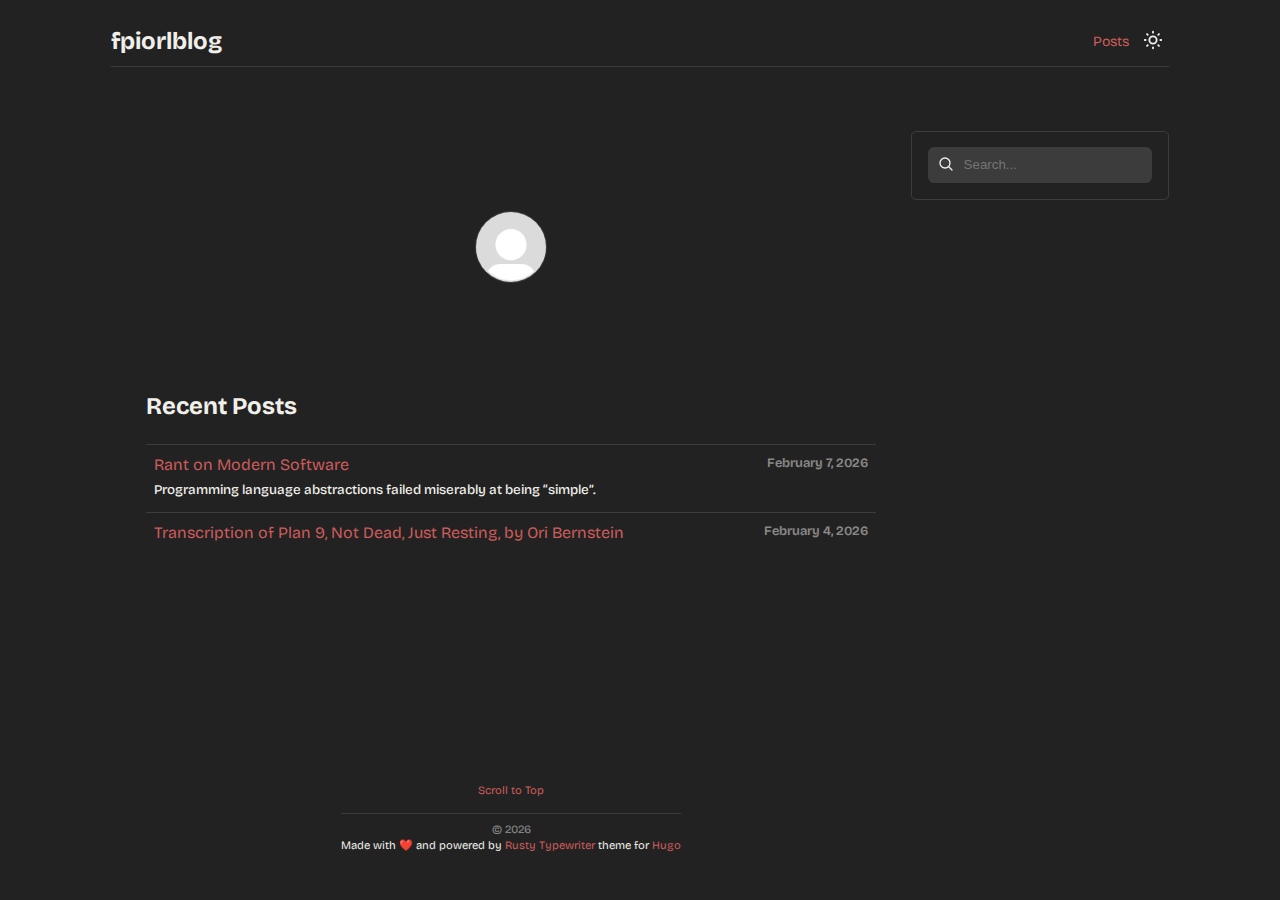
<file: index.html>
<!DOCTYPE html>
<html lang="en-us" dir="ltr">
<head>
	<meta name="generator" content="Hugo 0.155.2">
  <meta charset="utf-8">
<meta name="viewport" content="width=device-width, initial-scale=1.0">

<title>fpiorlblog</title>
<link rel="icon" href="/favicon.svg" sizes="any" type="image/svg+xml" /><meta property="og:url" content="https://fpiorl.github.io/">
  <meta property="og:site_name" content="fpiorlblog">
  <meta property="og:title" content="fpiorlblog">
  <meta property="og:locale" content="en_us">
  <meta property="og:type" content="website">

  <meta name="twitter:card" content="summary">
  <meta name="twitter:title" content="fpiorlblog">

      <link rel="stylesheet" href="/css/mermaid.min.7931145f59079e05cc4ce16bdd84bc1374bb48b6fdf0e658ff5b4dba561b63ae.css" integrity="sha256-eTEUX1kHngXMTOFr3YS8E3S7SLb98OZY/1tNulYbY64=" crossorigin="anonymous">
      <link rel="stylesheet" href="/css/root.min.0e732b812b9751962e01a7c4798a1211cd5f8ac8abec7f99793fe306989e459f.css" integrity="sha256-DnMrgSuXUZYuAafEeYoSEc1fisir7H&#43;ZeT/jBpieRZ8=" crossorigin="anonymous">
      <link rel="stylesheet" href="/css/bundle.min.b18186833defff447f41ab504144af5b6a1ec8326075b47f4496af588f2f1f51.css" integrity="sha256-sYGGgz3v/0R/QatQQUSvW2oeyDJgdbR/RJavWI8vH1E=" crossorigin="anonymous">

      <script src="/js/bundle.25960c81b823e5675d08f82b271678532ee24e5eca99d6b8535c48b74cb0b3a3.js" integrity="sha256-JZYMgbgj5WddCPgrJxZ4Uy7iTl7Kmda4U1xIt0yws6M=" crossorigin="anonymous"></script><script defer src="/js/search/flexsearch.compact.3928d3d2172bc0b5f75d9458fb9255f0befce1c7239ba6e5d2c58ed4b82c2073.js" integrity="sha256-OSjT0hcrwLX3XZRY&#43;5JV8L784ccjm6bl0sWO1LgsIHM="></script>
<script defer src="/js/search/search.849f08ee09878c5f7699a215d7f76df1ab672a5015c0d61d48a6c693949d5a44.js" integrity="sha256-hJ8I7gmHjF92maIV1/dt8atnKlAVwNYdSKbGk5SdWkQ="></script>

<link rel="preconnect" href="https://fonts.googleapis.com">
<link rel="preconnect" href="https://fonts.gstatic.com" crossorigin>
<link href="https://fonts.googleapis.com/css2?family=Spectral:ital,wght@0,200;0,300;0,400;0,500;0,600;0,700;0,800;1,200;1,300;1,400;1,500;1,600;1,700;1,800&display=swap" rel="stylesheet">
<link href="https://fonts.googleapis.com/css2?family=Bricolage+Grotesque:opsz,wght@12..96,200..800&family=Spectral:ital,wght@0,200;0,300;0,400;0,500;0,600;0,700;0,800;1,200;1,300;1,400;1,500;1,600;1,700;1,800&display=swap" rel="stylesheet">

</head>
<body class="notransition">
  <div id="container">
    <header id="main-header"><div role="navigation" aria-label="Main">
  <div class="nav-left">
    <a href="https://fpiorl.github.io/" style="color: inherit;">fpiorlblog</a>
  </div>
  <div class="nav-right">
    <div style="position:absolute;width:0px;height:0px;">
      <div id="nav-dropdown-menu" class="hidden" href="#">
    <div class="nav-item">
      <a href="/posts/"
      >Posts</a>
    </div>
</div>
    </div>
    <a id="nav-dropdown-button" href="#"><svg width="20px" height="20px" viewBox="0 0 24 24" fill="none" xmlns="http://www.w3.org/2000/svg">
<path d="M4 6H20M4 12H20M4 18H20" stroke="currentColor" stroke-width="2" stroke-linecap="round" stroke-linejoin="round"/>
</svg>
</a>
    <div id="nav-menu">
    <div class="nav-item">
      <a href="/posts/"
      >Posts</a>
    </div>
</div>
    <a id="theme-switcher" href="#">
<svg class="light-icon" viewBox="0 0 24 24" fill="none" xmlns="http://www.w3.org/2000/svg">
<path d="M12 3V4M12 20V21M4 12H3M6.31412 6.31412L5.5 5.5M17.6859 6.31412L18.5 5.5M6.31412 17.69L5.5 18.5001M17.6859 17.69L18.5 18.5001M21 12H20M16 12C16 14.2091 14.2091 16 12 16C9.79086 16 8 14.2091 8 12C8 9.79086 9.79086 8 12 8C14.2091 8 16 9.79086 16 12Z" stroke="currentColor" stroke-width="2" stroke-linecap="round" stroke-linejoin="round"/>
</svg>

<svg class="dark-icon" viewBox="0 0 24 24" fill="none" xmlns="http://www.w3.org/2000/svg">
<path d="M3.32031 11.6835C3.32031 16.6541 7.34975 20.6835 12.3203 20.6835C16.1075 20.6835 19.3483 18.3443 20.6768 15.032C19.6402 15.4486 18.5059 15.6834 17.3203 15.6834C12.3497 15.6834 8.32031 11.654 8.32031 6.68342C8.32031 5.50338 8.55165 4.36259 8.96453 3.32996C5.65605 4.66028 3.32031 7.89912 3.32031 11.6835Z" stroke="currentColor" stroke-width="2" stroke-linecap="round" stroke-linejoin="round"/>
</svg>
</a>
  </div>
</div>
</header>
    <div class="flex grow">
      <div id="main-pane">
        <main id="main-content"><div class="centered-container"><img style="border: var(--dim-color) 1px solid;border-radius:100%;" width="70px" src="images/profile.jpg"/><h1 class="margin-sm"></h1>
    <div class="dim" style="width:70%;margin:0 15%;"></div>
  </div><div style="width:95%;margin:0 auto;">
    <div class="show-md" style="display:none;"><form onsubmit="searchBarSubmit(event)">
  <div class="search-bar"><svg style="min-width:16px;" width="16px" height="16px" viewBox="0 0 24 24" fill="none" xmlns="http://www.w3.org/2000/svg">
<path d="M15.7955 15.8111L21 21M18 10.5C18 14.6421 14.6421 18 10.5 18C6.35786 18 3 14.6421 3 10.5C3 6.35786 6.35786 3 10.5 3C14.6421 3 18 6.35786 18 10.5Z" stroke="currentColor" stroke-width="2" stroke-linecap="round" stroke-linejoin="round"/>
</svg>
<input id="searchInput" type="text" placeholder="Search..."/>
  </div>
</form>

<script>
  function searchBarSubmit(event) {
    event.preventDefault();
    const relativeUrl = `https:\/\/fpiorl.github.io\/search/?q=${encodeURIComponent(event.target.elements['searchInput'].value)}`;
    window.location.href = relativeUrl;
  }
</script>
</div><h2>Recent Posts</h2>
<div class="flat-list"><div class="flat-list-item">
      <div>
        <a href="/posts/rant-on-modern-software/">Rant on Modern Software</a>
        <time class="text-sm dim" style="float: right;" datetime="2023-05-02T00:00:00Z">February 7, 2026</time>
      </div>
      <small><p>Programming language abstractions failed miserably at being &ldquo;simple&rdquo;.</p></small>
    </div><div class="flat-list-item">
      <div>
        <a href="/posts/transcription-of-plan-9-not-dead-just-resting-by-ori-bernstein/">Transcription of Plan 9, Not Dead, Just Resting, by Ori Bernstein</a>
        <time class="text-sm dim" style="float: right;" datetime="2023-05-02T00:00:00Z">February 4, 2026</time>
      </div>
      <small><p></p></small>
    </div></div>
</div></main>
        <footer id="main-footer"><div class="footer">
  <a href="#">Scroll to Top</a>
  <div class="footer-copyright">
    <div class="dim">© 2026 </div>
    <div>Made with ❤️ and powered by <a href="https://github.com/math-queiroz/rusty-typewriter" target="_blank">Rusty Typewriter</a> theme for <a href="https://gohugo.io/" target="_blank">Hugo</a></div>
  </div>
</div>
</footer>
      </div><aside id="side-pane" class=""><form onsubmit="searchBarSubmit(event)">
  <div class="search-bar"><svg style="min-width:16px;" width="16px" height="16px" viewBox="0 0 24 24" fill="none" xmlns="http://www.w3.org/2000/svg">
<path d="M15.7955 15.8111L21 21M18 10.5C18 14.6421 14.6421 18 10.5 18C6.35786 18 3 14.6421 3 10.5C3 6.35786 6.35786 3 10.5 3C14.6421 3 18 6.35786 18 10.5Z" stroke="currentColor" stroke-width="2" stroke-linecap="round" stroke-linejoin="round"/>
</svg>
<input id="searchInput" type="text" placeholder="Search..."/>
  </div>
</form>

<script>
  function searchBarSubmit(event) {
    event.preventDefault();
    const relativeUrl = `https:\/\/fpiorl.github.io\/search/?q=${encodeURIComponent(event.target.elements['searchInput'].value)}`;
    window.location.href = relativeUrl;
  }
</script>
</aside></div>
  </div>
</body>
</html>
</file>
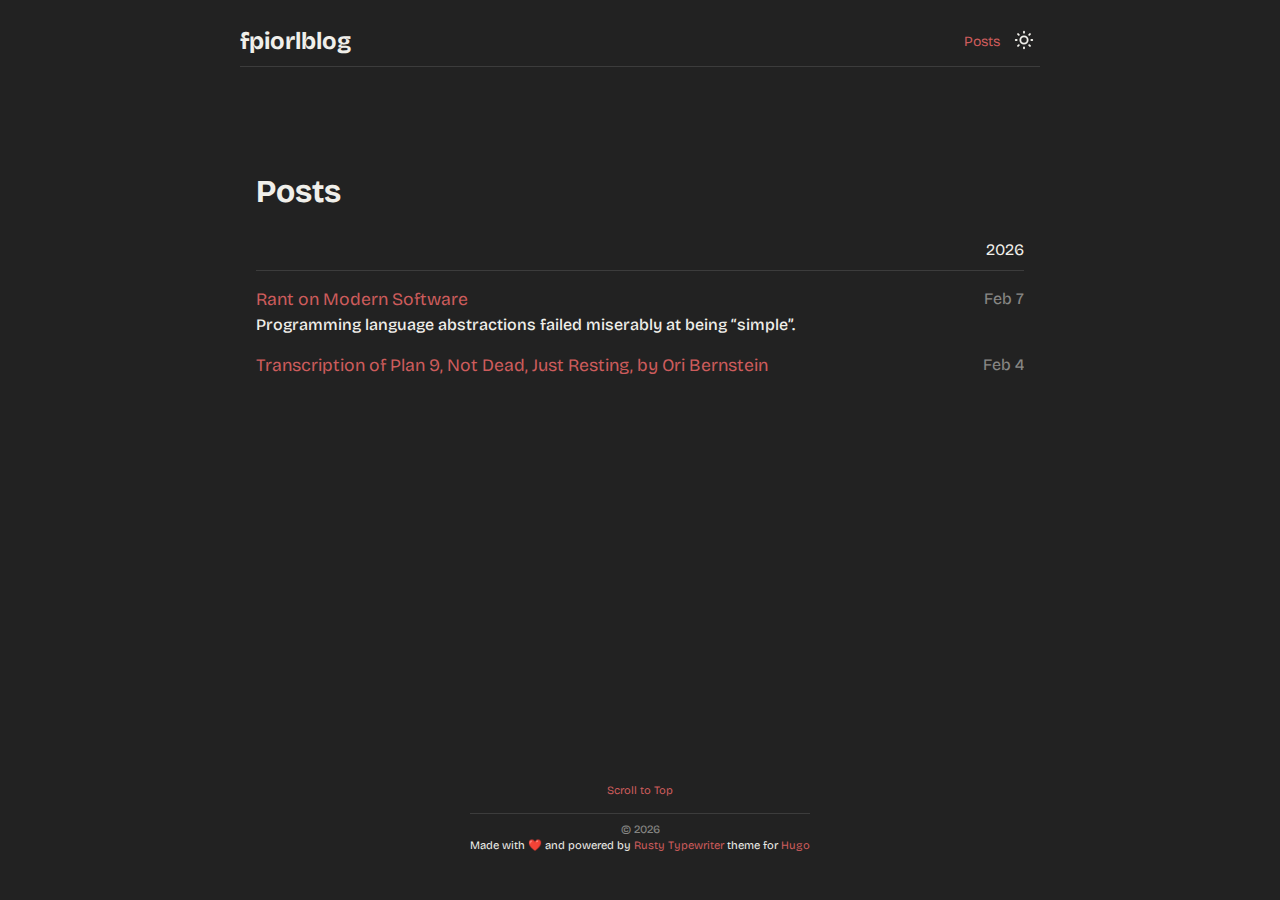
<file: posts/index.html>
<!DOCTYPE html>
<html lang="en-us" dir="ltr">
<head>
  <meta charset="utf-8">
<meta name="viewport" content="width=device-width, initial-scale=1.0">

<title>Posts | fpiorlblog</title>
<link rel="icon" href="/favicon.svg" sizes="any" type="image/svg+xml" /><meta property="og:url" content="https://fpiorl.github.io/posts/">
  <meta property="og:site_name" content="fpiorlblog">
  <meta property="og:title" content="Posts">
  <meta property="og:locale" content="en_us">
  <meta property="og:type" content="website">

  <meta name="twitter:card" content="summary">
  <meta name="twitter:title" content="Posts">

      <link rel="stylesheet" href="/css/mermaid.min.7931145f59079e05cc4ce16bdd84bc1374bb48b6fdf0e658ff5b4dba561b63ae.css" integrity="sha256-eTEUX1kHngXMTOFr3YS8E3S7SLb98OZY/1tNulYbY64=" crossorigin="anonymous">
      <link rel="stylesheet" href="/css/root.min.0e732b812b9751962e01a7c4798a1211cd5f8ac8abec7f99793fe306989e459f.css" integrity="sha256-DnMrgSuXUZYuAafEeYoSEc1fisir7H&#43;ZeT/jBpieRZ8=" crossorigin="anonymous">
      <link rel="stylesheet" href="/css/bundle.min.b18186833defff447f41ab504144af5b6a1ec8326075b47f4496af588f2f1f51.css" integrity="sha256-sYGGgz3v/0R/QatQQUSvW2oeyDJgdbR/RJavWI8vH1E=" crossorigin="anonymous">

      <script src="/js/bundle.25960c81b823e5675d08f82b271678532ee24e5eca99d6b8535c48b74cb0b3a3.js" integrity="sha256-JZYMgbgj5WddCPgrJxZ4Uy7iTl7Kmda4U1xIt0yws6M=" crossorigin="anonymous"></script><script defer src="/js/search/flexsearch.compact.3928d3d2172bc0b5f75d9458fb9255f0befce1c7239ba6e5d2c58ed4b82c2073.js" integrity="sha256-OSjT0hcrwLX3XZRY&#43;5JV8L784ccjm6bl0sWO1LgsIHM="></script>
<script defer src="/js/search/search.849f08ee09878c5f7699a215d7f76df1ab672a5015c0d61d48a6c693949d5a44.js" integrity="sha256-hJ8I7gmHjF92maIV1/dt8atnKlAVwNYdSKbGk5SdWkQ="></script>

<link rel="preconnect" href="https://fonts.googleapis.com">
<link rel="preconnect" href="https://fonts.gstatic.com" crossorigin>
<link href="https://fonts.googleapis.com/css2?family=Spectral:ital,wght@0,200;0,300;0,400;0,500;0,600;0,700;0,800;1,200;1,300;1,400;1,500;1,600;1,700;1,800&display=swap" rel="stylesheet">
<link href="https://fonts.googleapis.com/css2?family=Bricolage+Grotesque:opsz,wght@12..96,200..800&family=Spectral:ital,wght@0,200;0,300;0,400;0,500;0,600;0,700;0,800;1,200;1,300;1,400;1,500;1,600;1,700;1,800&display=swap" rel="stylesheet">

</head>
<body class="notransition">
  <div id="container">
    <header id="main-header"><div role="navigation" aria-label="Main">
  <div class="nav-left">
    <a href="https://fpiorl.github.io/" style="color: inherit;">fpiorlblog</a>
  </div>
  <div class="nav-right">
    <div style="position:absolute;width:0px;height:0px;">
      <div id="nav-dropdown-menu" class="hidden" href="#">
    <div class="nav-item">
      <a aria-current="page" class="active" href="/posts/"
      >Posts</a>
    </div>
</div>
    </div>
    <a id="nav-dropdown-button" href="#"><svg width="20px" height="20px" viewBox="0 0 24 24" fill="none" xmlns="http://www.w3.org/2000/svg">
<path d="M4 6H20M4 12H20M4 18H20" stroke="currentColor" stroke-width="2" stroke-linecap="round" stroke-linejoin="round"/>
</svg>
</a>
    <div id="nav-menu">
    <div class="nav-item">
      <a aria-current="page" class="active" href="/posts/"
      >Posts</a>
    </div>
</div>
    <a id="theme-switcher" href="#">
<svg class="light-icon" viewBox="0 0 24 24" fill="none" xmlns="http://www.w3.org/2000/svg">
<path d="M12 3V4M12 20V21M4 12H3M6.31412 6.31412L5.5 5.5M17.6859 6.31412L18.5 5.5M6.31412 17.69L5.5 18.5001M17.6859 17.69L18.5 18.5001M21 12H20M16 12C16 14.2091 14.2091 16 12 16C9.79086 16 8 14.2091 8 12C8 9.79086 9.79086 8 12 8C14.2091 8 16 9.79086 16 12Z" stroke="currentColor" stroke-width="2" stroke-linecap="round" stroke-linejoin="round"/>
</svg>

<svg class="dark-icon" viewBox="0 0 24 24" fill="none" xmlns="http://www.w3.org/2000/svg">
<path d="M3.32031 11.6835C3.32031 16.6541 7.34975 20.6835 12.3203 20.6835C16.1075 20.6835 19.3483 18.3443 20.6768 15.032C19.6402 15.4486 18.5059 15.6834 17.3203 15.6834C12.3497 15.6834 8.32031 11.654 8.32031 6.68342C8.32031 5.50338 8.55165 4.36259 8.96453 3.32996C5.65605 4.66028 3.32031 7.89912 3.32031 11.6835Z" stroke="currentColor" stroke-width="2" stroke-linecap="round" stroke-linejoin="round"/>
</svg>
</a>
  </div>
</div>
</header>
    <div class="flex grow">
      <div id="main-pane">
        <main id="main-content">
  <h1>Posts</h1><div class="list-group-key">2026</div><div class="list-group-heading">
        <a href="/posts/rant-on-modern-software/">Rant on Modern Software</a>
        <time class="dim" style="float: right;" datetime="2023-05-02T00:00:00Z">Feb 7</time>
      </div>
      <div class="list-group-summary content-font">Programming language abstractions failed miserably at being &ldquo;simple&rdquo;.</div><div class="list-group-heading">
        <a href="/posts/transcription-of-plan-9-not-dead-just-resting-by-ori-bernstein/">Transcription of Plan 9, Not Dead, Just Resting, by Ori Bernstein</a>
        <time class="dim" style="float: right;" datetime="2023-05-02T00:00:00Z">Feb 4</time>
      </div>
      <div class="list-group-summary content-font"></div></main>
        <footer id="main-footer"><div class="footer">
  <a href="#">Scroll to Top</a>
  <div class="footer-copyright">
    <div class="dim">© 2026 </div>
    <div>Made with ❤️ and powered by <a href="https://github.com/math-queiroz/rusty-typewriter" target="_blank">Rusty Typewriter</a> theme for <a href="https://gohugo.io/" target="_blank">Hugo</a></div>
  </div>
</div>
</footer>
      </div></div>
  </div>
</body>
</html>
</file>
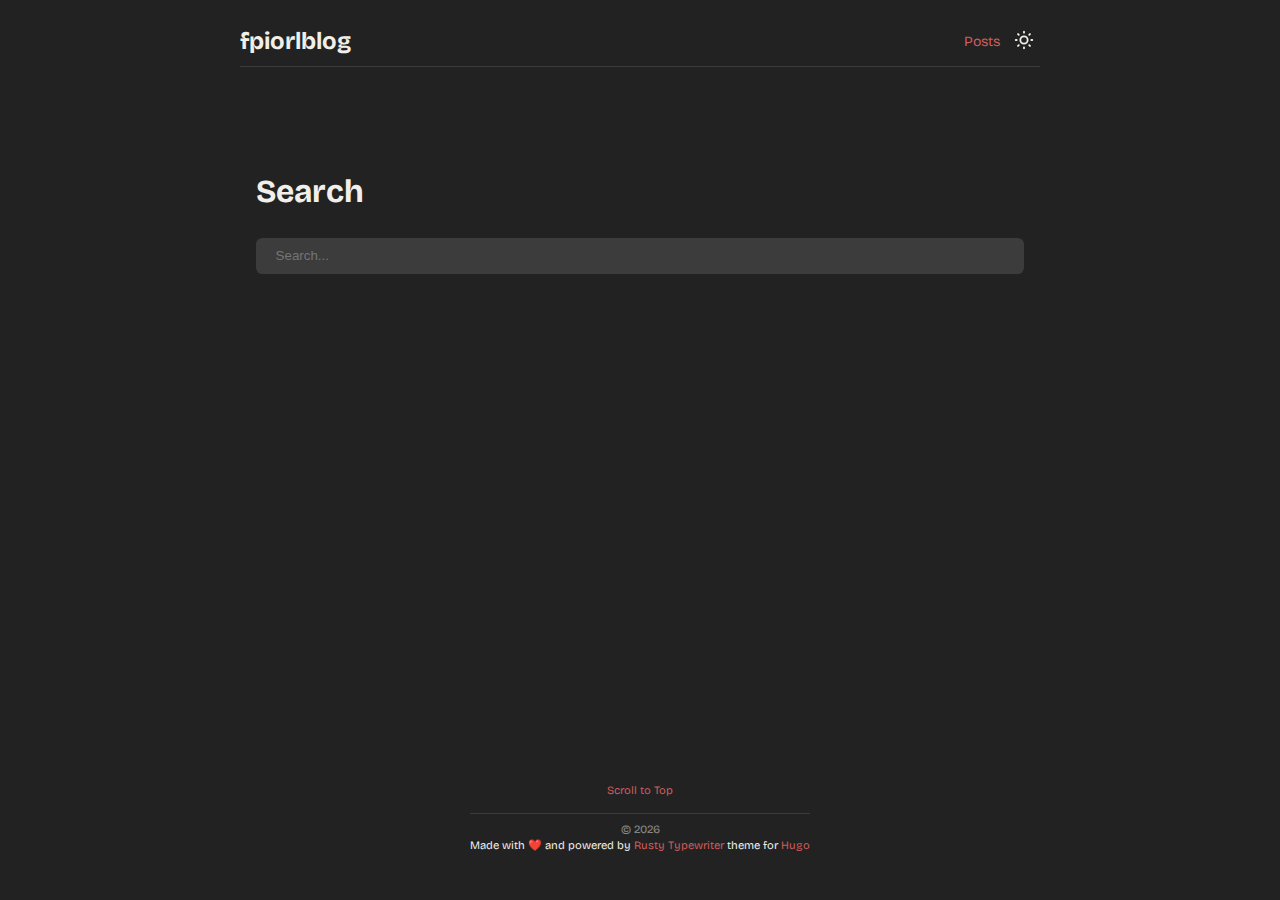
<file: search/index.html>
<!DOCTYPE html>
<html lang="en-us" dir="ltr">
<head>
  <meta charset="utf-8">
<meta name="viewport" content="width=device-width, initial-scale=1.0">

<title>Search | fpiorlblog</title>
<link rel="icon" href="/favicon.svg" sizes="any" type="image/svg+xml" /><meta property="og:url" content="https://fpiorl.github.io/search/">
  <meta property="og:site_name" content="fpiorlblog">
  <meta property="og:title" content="Search">
  <meta property="og:description" content="It&#39;s necessary to enable Javascript
Loading...">
  <meta property="og:locale" content="en_us">
  <meta property="og:type" content="website">

  <meta name="twitter:card" content="summary">
  <meta name="twitter:title" content="Search">
  <meta name="twitter:description" content="It&#39;s necessary to enable Javascript
Loading...">

      <link rel="stylesheet" href="/css/mermaid.min.7931145f59079e05cc4ce16bdd84bc1374bb48b6fdf0e658ff5b4dba561b63ae.css" integrity="sha256-eTEUX1kHngXMTOFr3YS8E3S7SLb98OZY/1tNulYbY64=" crossorigin="anonymous">
      <link rel="stylesheet" href="/css/root.min.0e732b812b9751962e01a7c4798a1211cd5f8ac8abec7f99793fe306989e459f.css" integrity="sha256-DnMrgSuXUZYuAafEeYoSEc1fisir7H&#43;ZeT/jBpieRZ8=" crossorigin="anonymous">
      <link rel="stylesheet" href="/css/bundle.min.b18186833defff447f41ab504144af5b6a1ec8326075b47f4496af588f2f1f51.css" integrity="sha256-sYGGgz3v/0R/QatQQUSvW2oeyDJgdbR/RJavWI8vH1E=" crossorigin="anonymous">

      <script src="/js/bundle.25960c81b823e5675d08f82b271678532ee24e5eca99d6b8535c48b74cb0b3a3.js" integrity="sha256-JZYMgbgj5WddCPgrJxZ4Uy7iTl7Kmda4U1xIt0yws6M=" crossorigin="anonymous"></script><script defer src="/js/search/flexsearch.compact.3928d3d2172bc0b5f75d9458fb9255f0befce1c7239ba6e5d2c58ed4b82c2073.js" integrity="sha256-OSjT0hcrwLX3XZRY&#43;5JV8L784ccjm6bl0sWO1LgsIHM="></script>
<script defer src="/js/search/search.849f08ee09878c5f7699a215d7f76df1ab672a5015c0d61d48a6c693949d5a44.js" integrity="sha256-hJ8I7gmHjF92maIV1/dt8atnKlAVwNYdSKbGk5SdWkQ="></script>

<link rel="preconnect" href="https://fonts.googleapis.com">
<link rel="preconnect" href="https://fonts.gstatic.com" crossorigin>
<link href="https://fonts.googleapis.com/css2?family=Spectral:ital,wght@0,200;0,300;0,400;0,500;0,600;0,700;0,800;1,200;1,300;1,400;1,500;1,600;1,700;1,800&display=swap" rel="stylesheet">
<link href="https://fonts.googleapis.com/css2?family=Bricolage+Grotesque:opsz,wght@12..96,200..800&family=Spectral:ital,wght@0,200;0,300;0,400;0,500;0,600;0,700;0,800;1,200;1,300;1,400;1,500;1,600;1,700;1,800&display=swap" rel="stylesheet">

</head>
<body class="notransition">
  <div id="container">
    <header id="main-header"><div role="navigation" aria-label="Main">
  <div class="nav-left">
    <a href="https://fpiorl.github.io/" style="color: inherit;">fpiorlblog</a>
  </div>
  <div class="nav-right">
    <div style="position:absolute;width:0px;height:0px;">
      <div id="nav-dropdown-menu" class="hidden" href="#">
    <div class="nav-item">
      <a href="/posts/"
      >Posts</a>
    </div>
</div>
    </div>
    <a id="nav-dropdown-button" href="#"><svg width="20px" height="20px" viewBox="0 0 24 24" fill="none" xmlns="http://www.w3.org/2000/svg">
<path d="M4 6H20M4 12H20M4 18H20" stroke="currentColor" stroke-width="2" stroke-linecap="round" stroke-linejoin="round"/>
</svg>
</a>
    <div id="nav-menu">
    <div class="nav-item">
      <a href="/posts/"
      >Posts</a>
    </div>
</div>
    <a id="theme-switcher" href="#">
<svg class="light-icon" viewBox="0 0 24 24" fill="none" xmlns="http://www.w3.org/2000/svg">
<path d="M12 3V4M12 20V21M4 12H3M6.31412 6.31412L5.5 5.5M17.6859 6.31412L18.5 5.5M6.31412 17.69L5.5 18.5001M17.6859 17.69L18.5 18.5001M21 12H20M16 12C16 14.2091 14.2091 16 12 16C9.79086 16 8 14.2091 8 12C8 9.79086 9.79086 8 12 8C14.2091 8 16 9.79086 16 12Z" stroke="currentColor" stroke-width="2" stroke-linecap="round" stroke-linejoin="round"/>
</svg>

<svg class="dark-icon" viewBox="0 0 24 24" fill="none" xmlns="http://www.w3.org/2000/svg">
<path d="M3.32031 11.6835C3.32031 16.6541 7.34975 20.6835 12.3203 20.6835C16.1075 20.6835 19.3483 18.3443 20.6768 15.032C19.6402 15.4486 18.5059 15.6834 17.3203 15.6834C12.3497 15.6834 8.32031 11.654 8.32031 6.68342C8.32031 5.50338 8.55165 4.36259 8.96453 3.32996C5.65605 4.66028 3.32031 7.89912 3.32031 11.6835Z" stroke="currentColor" stroke-width="2" stroke-linecap="round" stroke-linejoin="round"/>
</svg>
</a>
  </div>
</div>
</header>
    <div class="flex grow">
      <div id="main-pane">
        <main id="main-content">
  <h1>Search</h1><p class="hidden">It&#39;s necessary to enable Javascript</p>
<p class="search-loading hidden">Loading...</p>

<form id="search-form" class="search-form" action="#" method="post" accept-charset="UTF-8" role="search">
  <div class="search-bar">
    <label for="query" class="hidden"></label>
    <input id="query" class="search-text" type="text" placeholder="Search..."/>
  </div>
</form>

<div class="search-results"></div>

<template>
  <article class="search-result list-view">
    <header>
      <h2 class="title"><a href="#"></a></h2>
      <div class="submitted">
        <time class="created-date"></time>
      </div>
    </header>
    <p class="content"></p>
  </article>
</template>

</main>
        <footer id="main-footer"><div class="footer">
  <a href="#">Scroll to Top</a>
  <div class="footer-copyright">
    <div class="dim">© 2026 </div>
    <div>Made with ❤️ and powered by <a href="https://github.com/math-queiroz/rusty-typewriter" target="_blank">Rusty Typewriter</a> theme for <a href="https://gohugo.io/" target="_blank">Hugo</a></div>
  </div>
</div>
</footer>
      </div></div>
  </div>
</body>
</html>
</file>
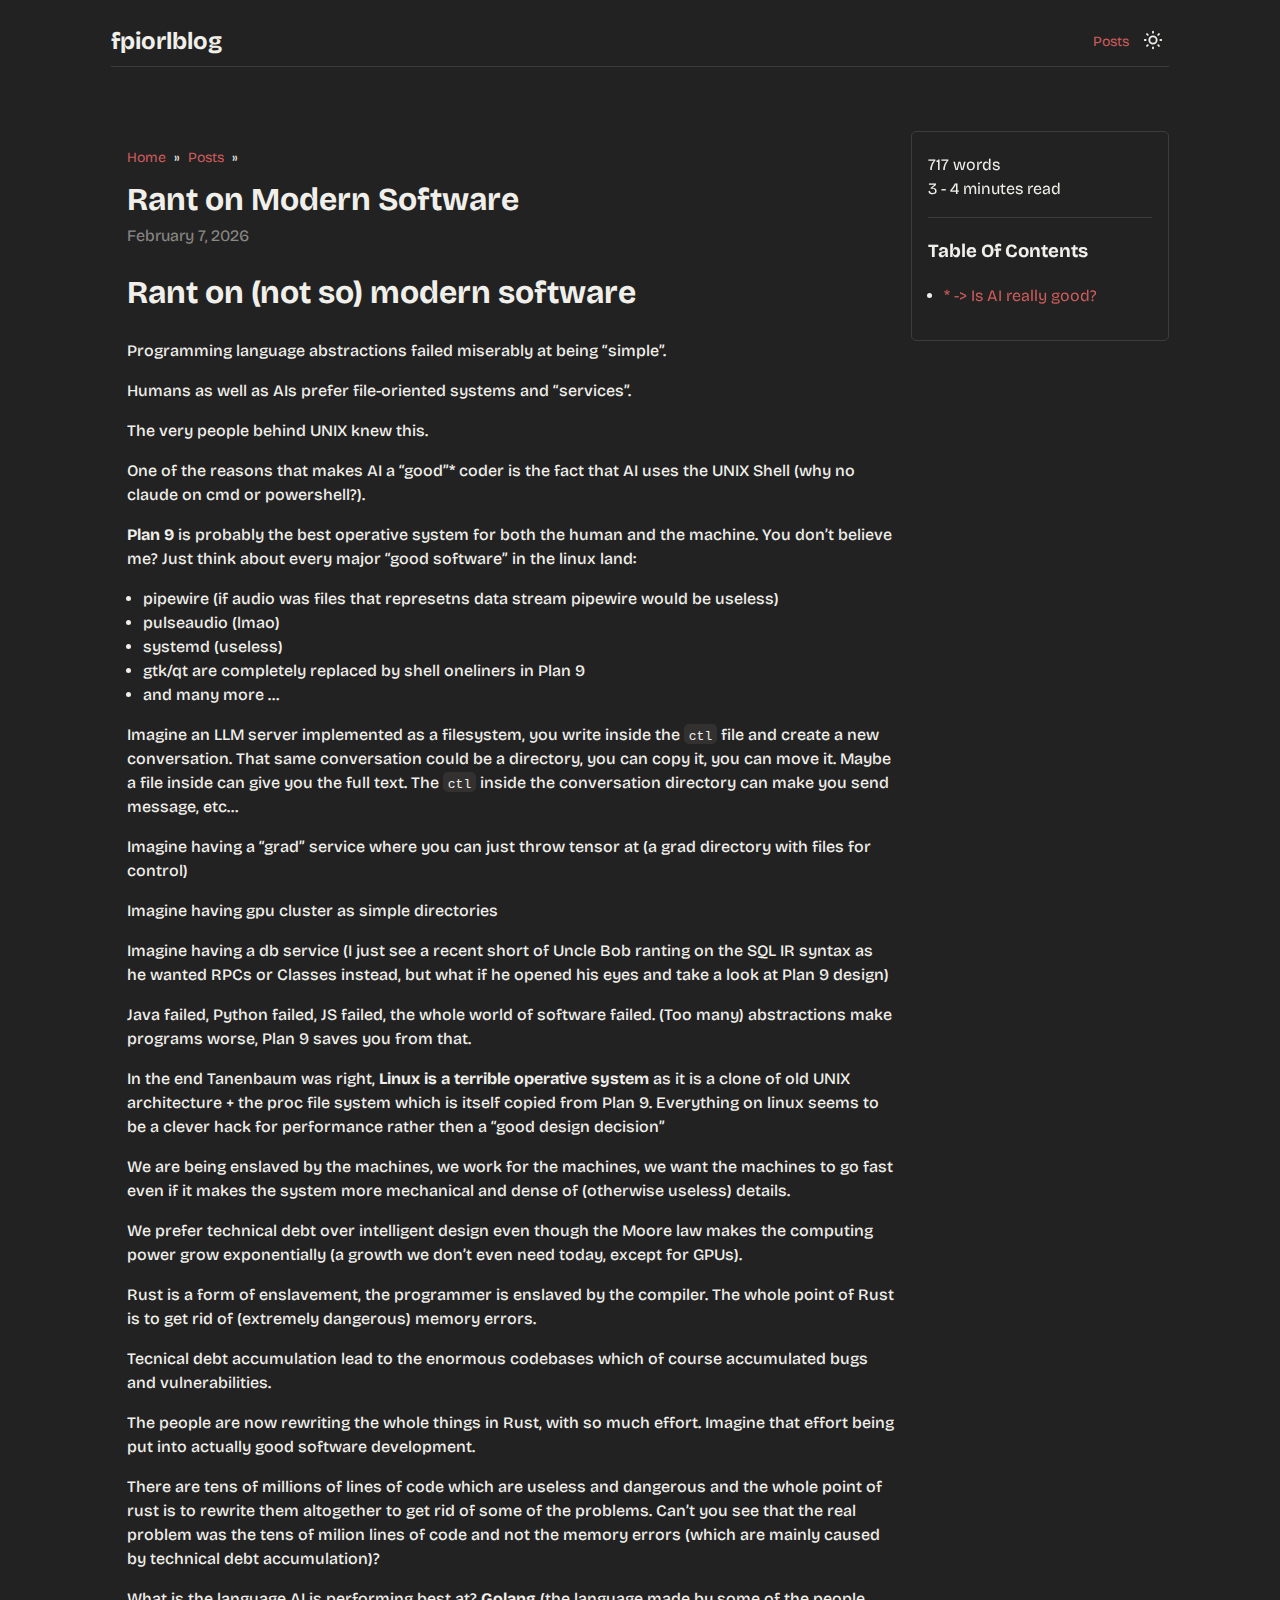
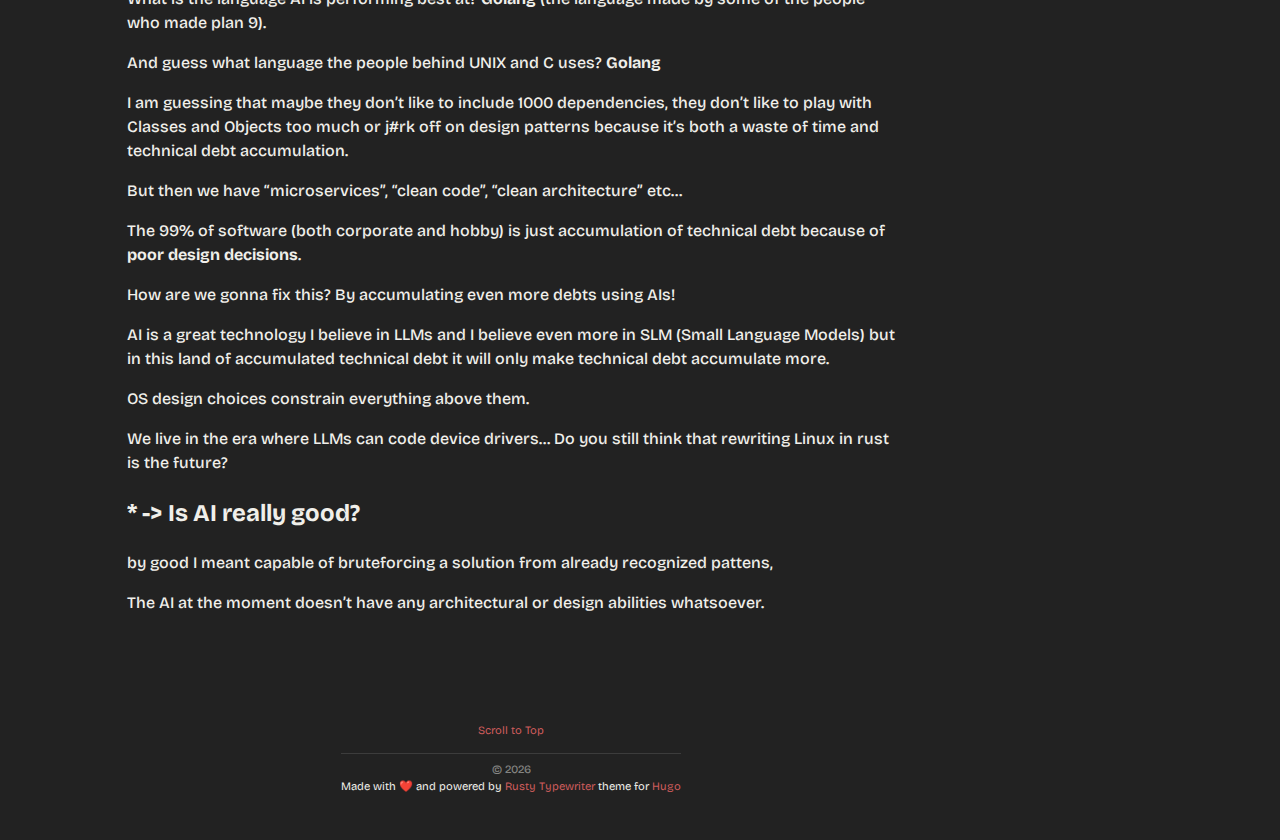
<file: posts/rant-on-modern-software/index.html>
<!DOCTYPE html>
<html lang="en-us" dir="ltr">
<head>
  <meta charset="utf-8">
<meta name="viewport" content="width=device-width, initial-scale=1.0">

<title>Rant on Modern Software | fpiorlblog</title>
<link rel="icon" href="/favicon.svg" sizes="any" type="image/svg+xml" /><meta property="og:url" content="https://fpiorl.github.io/posts/rant-on-modern-software/">
  <meta property="og:site_name" content="fpiorlblog">
  <meta property="og:title" content="Rant on Modern Software">
  <meta property="og:description" content="Rant on (not so) modern software Programming language abstractions failed miserably at being “simple”.
Humans as well as AIs prefer file-oriented systems and “services”.
The very people behind UNIX knew this.
One of the reasons that makes AI a “good”* coder is the fact that AI uses the UNIX Shell (why no claude on cmd or powershell?).
Plan 9 is probably the best operative system for both the human and the machine. You don’t believe me? Just think about every major “good software” in the linux land:">
  <meta property="og:locale" content="en_us">
  <meta property="og:type" content="article">
    <meta property="article:section" content="posts">
    <meta property="article:published_time" content="2026-02-07T15:25:29+01:00">
    <meta property="article:modified_time" content="2026-02-07T15:25:29+01:00">

  <meta name="twitter:card" content="summary">
  <meta name="twitter:title" content="Rant on Modern Software">
  <meta name="twitter:description" content="Rant on (not so) modern software Programming language abstractions failed miserably at being “simple”.
Humans as well as AIs prefer file-oriented systems and “services”.
The very people behind UNIX knew this.
One of the reasons that makes AI a “good”* coder is the fact that AI uses the UNIX Shell (why no claude on cmd or powershell?).
Plan 9 is probably the best operative system for both the human and the machine. You don’t believe me? Just think about every major “good software” in the linux land:">

      <link rel="stylesheet" href="/css/mermaid.min.7931145f59079e05cc4ce16bdd84bc1374bb48b6fdf0e658ff5b4dba561b63ae.css" integrity="sha256-eTEUX1kHngXMTOFr3YS8E3S7SLb98OZY/1tNulYbY64=" crossorigin="anonymous">
      <link rel="stylesheet" href="/css/root.min.0e732b812b9751962e01a7c4798a1211cd5f8ac8abec7f99793fe306989e459f.css" integrity="sha256-DnMrgSuXUZYuAafEeYoSEc1fisir7H&#43;ZeT/jBpieRZ8=" crossorigin="anonymous">
      <link rel="stylesheet" href="/css/bundle.min.b18186833defff447f41ab504144af5b6a1ec8326075b47f4496af588f2f1f51.css" integrity="sha256-sYGGgz3v/0R/QatQQUSvW2oeyDJgdbR/RJavWI8vH1E=" crossorigin="anonymous">

      <script src="/js/bundle.25960c81b823e5675d08f82b271678532ee24e5eca99d6b8535c48b74cb0b3a3.js" integrity="sha256-JZYMgbgj5WddCPgrJxZ4Uy7iTl7Kmda4U1xIt0yws6M=" crossorigin="anonymous"></script><script defer src="/js/search/flexsearch.compact.3928d3d2172bc0b5f75d9458fb9255f0befce1c7239ba6e5d2c58ed4b82c2073.js" integrity="sha256-OSjT0hcrwLX3XZRY&#43;5JV8L784ccjm6bl0sWO1LgsIHM="></script>
<script defer src="/js/search/search.849f08ee09878c5f7699a215d7f76df1ab672a5015c0d61d48a6c693949d5a44.js" integrity="sha256-hJ8I7gmHjF92maIV1/dt8atnKlAVwNYdSKbGk5SdWkQ="></script>

<link rel="preconnect" href="https://fonts.googleapis.com">
<link rel="preconnect" href="https://fonts.gstatic.com" crossorigin>
<link href="https://fonts.googleapis.com/css2?family=Spectral:ital,wght@0,200;0,300;0,400;0,500;0,600;0,700;0,800;1,200;1,300;1,400;1,500;1,600;1,700;1,800&display=swap" rel="stylesheet">
<link href="https://fonts.googleapis.com/css2?family=Bricolage+Grotesque:opsz,wght@12..96,200..800&family=Spectral:ital,wght@0,200;0,300;0,400;0,500;0,600;0,700;0,800;1,200;1,300;1,400;1,500;1,600;1,700;1,800&display=swap" rel="stylesheet">

</head>
<body class="notransition">
  <div id="container">
    <header id="main-header"><div role="navigation" aria-label="Main">
  <div class="nav-left">
    <a href="https://fpiorl.github.io/" style="color: inherit;">fpiorlblog</a>
  </div>
  <div class="nav-right">
    <div style="position:absolute;width:0px;height:0px;">
      <div id="nav-dropdown-menu" class="hidden" href="#">
    <div class="nav-item">
      <a aria-current="true" class="ancestor" href="/posts/"
      >Posts</a>
    </div>
</div>
    </div>
    <a id="nav-dropdown-button" href="#"><svg width="20px" height="20px" viewBox="0 0 24 24" fill="none" xmlns="http://www.w3.org/2000/svg">
<path d="M4 6H20M4 12H20M4 18H20" stroke="currentColor" stroke-width="2" stroke-linecap="round" stroke-linejoin="round"/>
</svg>
</a>
    <div id="nav-menu">
    <div class="nav-item">
      <a aria-current="true" class="ancestor" href="/posts/"
      >Posts</a>
    </div>
</div>
    <a id="theme-switcher" href="#">
<svg class="light-icon" viewBox="0 0 24 24" fill="none" xmlns="http://www.w3.org/2000/svg">
<path d="M12 3V4M12 20V21M4 12H3M6.31412 6.31412L5.5 5.5M17.6859 6.31412L18.5 5.5M6.31412 17.69L5.5 18.5001M17.6859 17.69L18.5 18.5001M21 12H20M16 12C16 14.2091 14.2091 16 12 16C9.79086 16 8 14.2091 8 12C8 9.79086 9.79086 8 12 8C14.2091 8 16 9.79086 16 12Z" stroke="currentColor" stroke-width="2" stroke-linecap="round" stroke-linejoin="round"/>
</svg>

<svg class="dark-icon" viewBox="0 0 24 24" fill="none" xmlns="http://www.w3.org/2000/svg">
<path d="M3.32031 11.6835C3.32031 16.6541 7.34975 20.6835 12.3203 20.6835C16.1075 20.6835 19.3483 18.3443 20.6768 15.032C19.6402 15.4486 18.5059 15.6834 17.3203 15.6834C12.3497 15.6834 8.32031 11.654 8.32031 6.68342C8.32031 5.50338 8.55165 4.36259 8.96453 3.32996C5.65605 4.66028 3.32031 7.89912 3.32031 11.6835Z" stroke="currentColor" stroke-width="2" stroke-linecap="round" stroke-linejoin="round"/>
</svg>
</a>
  </div>
</div>
</header>
    <div class="flex grow">
      <div id="main-pane">
        <main id="main-content"><div class="single-header">
<ol class="breadcrumbs" itemscope itemtype="https://schema.org/BreadcrumbList">
    <li itemprop="itemListElement" itemscope itemtype="https://schema.org/ListItem">
      <a itemprop="item" href="https://fpiorl.github.io/">
        <span itemprop="name">Home</span>
      </a>
      <meta itemprop="position" content='1' />
    </li>
    <span>&nbsp»&nbsp</span>
    <li itemprop="itemListElement" itemscope itemtype="https://schema.org/ListItem">
      <a itemprop="item" href="https://fpiorl.github.io/posts/">
        <span itemprop="name">Posts</span>
      </a>
      <meta itemprop="position" content='2' />
    </li>
    <span>&nbsp»&nbsp</span>
</ol>
<h1>Rant on Modern Software</h1><time class="dim" datetime="2026-02-07T15:25:29&#43;01:00">February 7, 2026</time></div>
  <section class="page-section"><h1 id="rant-on-not-so-modern-software">Rant on (not so) modern software</h1>
<p>Programming language abstractions failed miserably at being &ldquo;simple&rdquo;.</p>
<p>Humans as well as AIs prefer file-oriented systems and &ldquo;services&rdquo;.</p>
<p>The very people behind UNIX knew this.</p>
<p>One of the reasons that makes AI a &ldquo;good&rdquo;* coder is the fact
that AI uses the UNIX Shell (why no claude on cmd or powershell?).</p>
<p><strong>Plan 9</strong> is probably the best operative system for both the human and the machine.
You don&rsquo;t believe me?
Just think about every major &ldquo;good software&rdquo; in the linux land:</p>
<ul>
<li>pipewire (if audio was files that represetns data stream pipewire would be useless)</li>
<li>pulseaudio (lmao)</li>
<li>systemd (useless)</li>
<li>gtk/qt are completely replaced by shell oneliners in Plan 9</li>
<li>and many more &hellip;</li>
</ul>
<p>Imagine an LLM server implemented as a filesystem, you write inside the <code>ctl</code> file and create a new
conversation. That same conversation could be a directory, you can copy it, you can move it.
Maybe a file inside can give you the full text.
The <code>ctl</code> inside the conversation directory can make you send message, etc&hellip;</p>
<p>Imagine having a &ldquo;grad&rdquo; service where you can just throw tensor at (a grad directory with
files for control)</p>
<p>Imagine having gpu cluster as simple directories</p>
<p>Imagine having a db service (I just see a recent short of Uncle Bob ranting
on the SQL IR syntax as he wanted RPCs or Classes instead, but what if he
opened his eyes and take a look at Plan 9 design)</p>
<p>Java failed, Python failed, JS failed, the whole world of software failed.
(Too many) abstractions make programs worse, Plan 9 saves you from that.</p>
<p>In the end Tanenbaum was right, <strong>Linux is a terrible operative system</strong>
as it is a clone of old UNIX architecture + the proc file system which is itself copied from Plan 9.
Everything on linux seems to be a clever hack for performance rather
then a &ldquo;good design decision&rdquo;</p>
<p>We are being enslaved by the machines, we work for the machines, we want the machines
to go fast even if it makes the system more mechanical and dense of (otherwise useless) details.</p>
<p>We prefer technical debt over intelligent design even though the Moore law makes
the computing power grow exponentially (a growth we don&rsquo;t even need today, except for GPUs).</p>
<p>Rust is a form of enslavement, the programmer is enslaved by the compiler.
The whole point of Rust is to get rid of (extremely dangerous) memory errors.</p>
<p>Tecnical debt accumulation lead to the enormous codebases which of course accumulated
bugs and vulnerabilities.</p>
<p>The people are now rewriting the whole things in Rust, with so much effort.
Imagine that effort being put into actually good software development.</p>
<p>There are tens of millions of lines of code which are useless and dangerous and the
whole point of rust is to rewrite them altogether to get rid of some of the problems.
Can&rsquo;t you see that the real problem was the tens of milion lines of code and not
the memory errors (which are mainly caused by technical debt accumulation)?</p>
<p>What is the language AI is performing best at? <strong>Golang</strong> (the language made by some of
the people who made plan 9).</p>
<p>And guess what language the people behind UNIX and C uses? <strong>Golang</strong></p>
<p>I am guessing that maybe they don&rsquo;t like to include 1000 dependencies, they don&rsquo;t like
to play with Classes and Objects too much or j#rk off on design patterns because
it&rsquo;s both a waste of time and technical debt accumulation.</p>
<p>But then we have &ldquo;microservices&rdquo;, &ldquo;clean code&rdquo;, &ldquo;clean architecture&rdquo; etc&hellip;</p>
<p>The 99% of software (both corporate and hobby) is just accumulation of technical debt because
of <strong>poor design decisions</strong>.</p>
<p>How are we gonna fix this? By accumulating even more debts using AIs!</p>
<p>AI is a great technology I believe in LLMs and I believe even more in SLM (Small Language Models)
but in this land of accumulated technical debt it will only make technical debt accumulate more.</p>
<p>OS design choices constrain everything above them.</p>
<p>We live in the era where LLMs can code device drivers&hellip;
Do you still think that rewriting Linux in rust is the future?</p>
<h2 id="---is-ai-really-good">* -&gt; Is AI really good?</h2>
<p>by good I meant capable of bruteforcing a solution from already recognized pattens,</p>
<p>The AI at the moment doesn&rsquo;t have any architectural or design abilities whatsoever.</p>
</section></main>
        <footer id="main-footer"><div class="footer">
  <a href="#">Scroll to Top</a>
  <div class="footer-copyright">
    <div class="dim">© 2026 </div>
    <div>Made with ❤️ and powered by <a href="https://github.com/math-queiroz/rusty-typewriter" target="_blank">Rusty Typewriter</a> theme for <a href="https://gohugo.io/" target="_blank">Hugo</a></div>
  </div>
</div>
</footer>
      </div><aside id="side-pane" class="side-sticky"><div class="side-details">
    <span>717 words</span>
    <span>3 - 4 minutes read</span></div><h3>Table Of Contents</h3><nav id="TableOfContents">
  <ul>
    <li><a href="#---is-ai-really-good">* -&gt; Is AI really good?</a></li>
  </ul>
</nav></aside></div>
  </div>
</body>
</html>
</file>
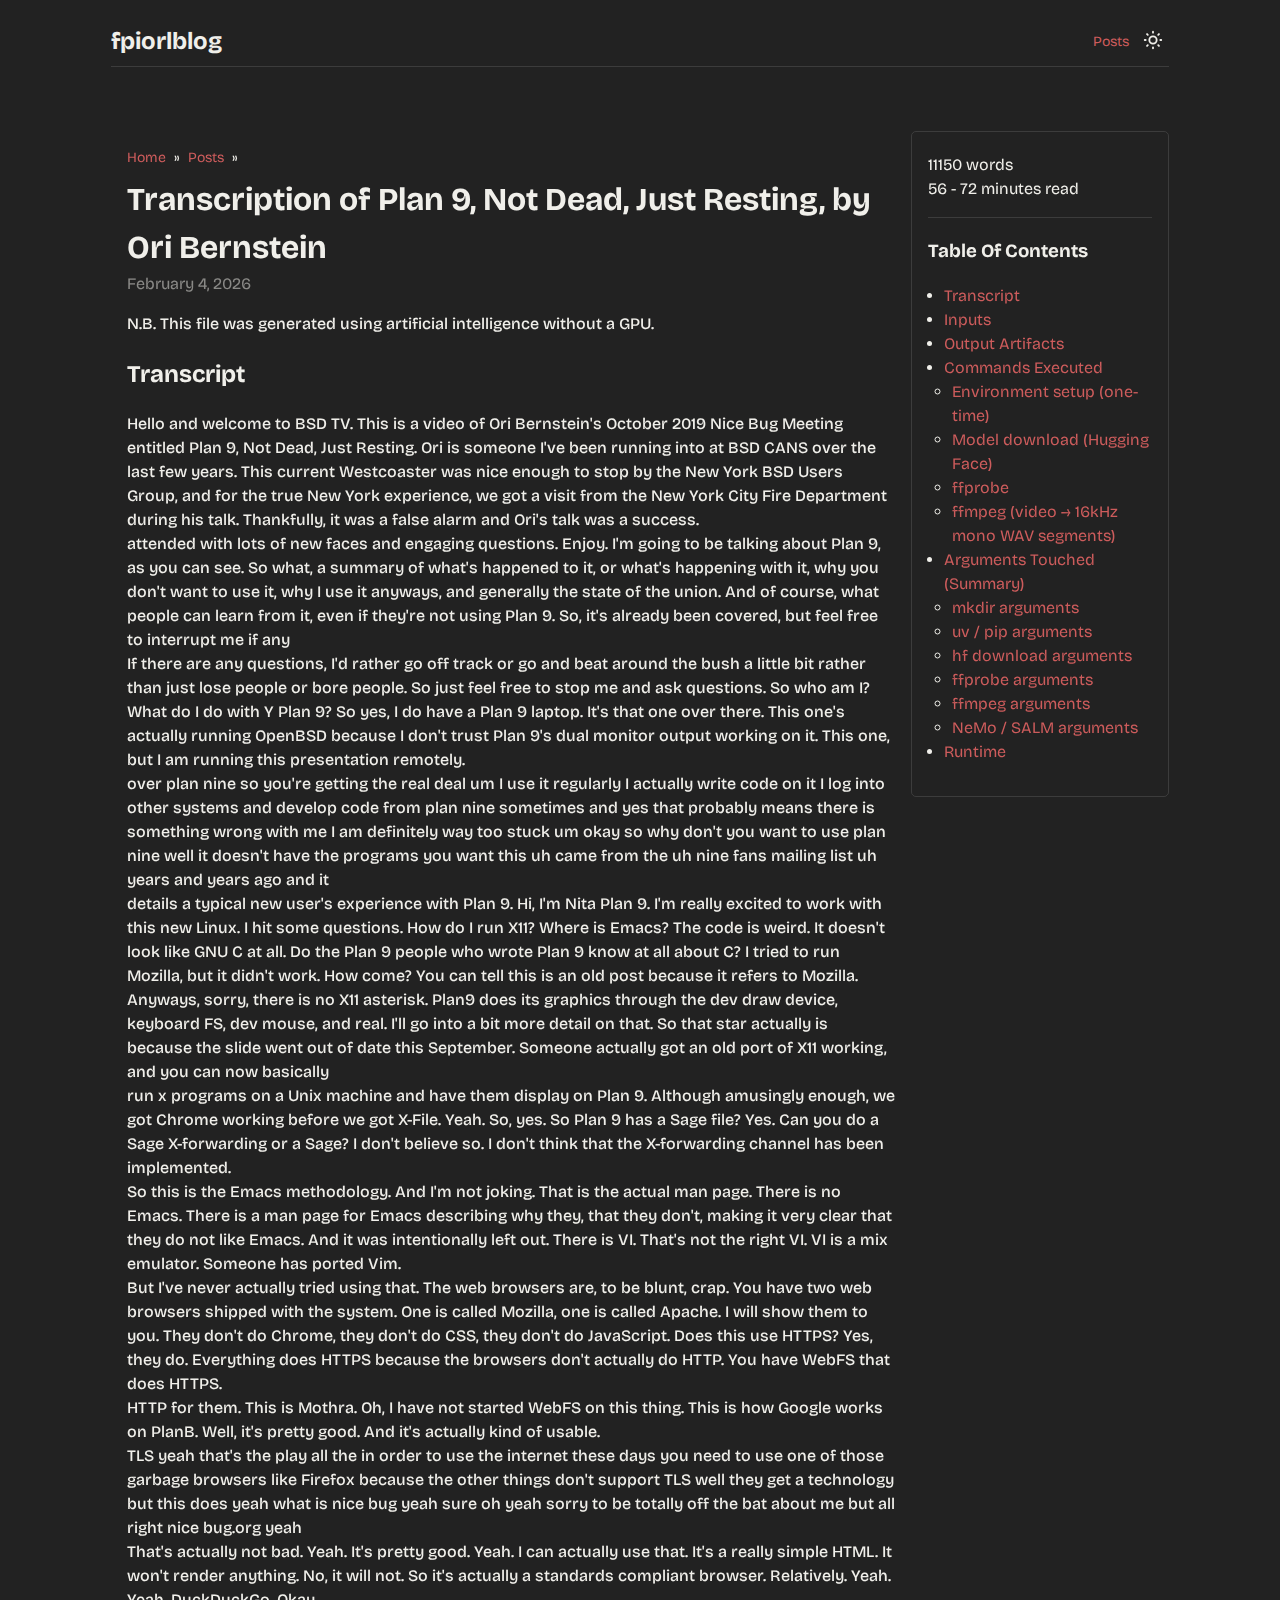
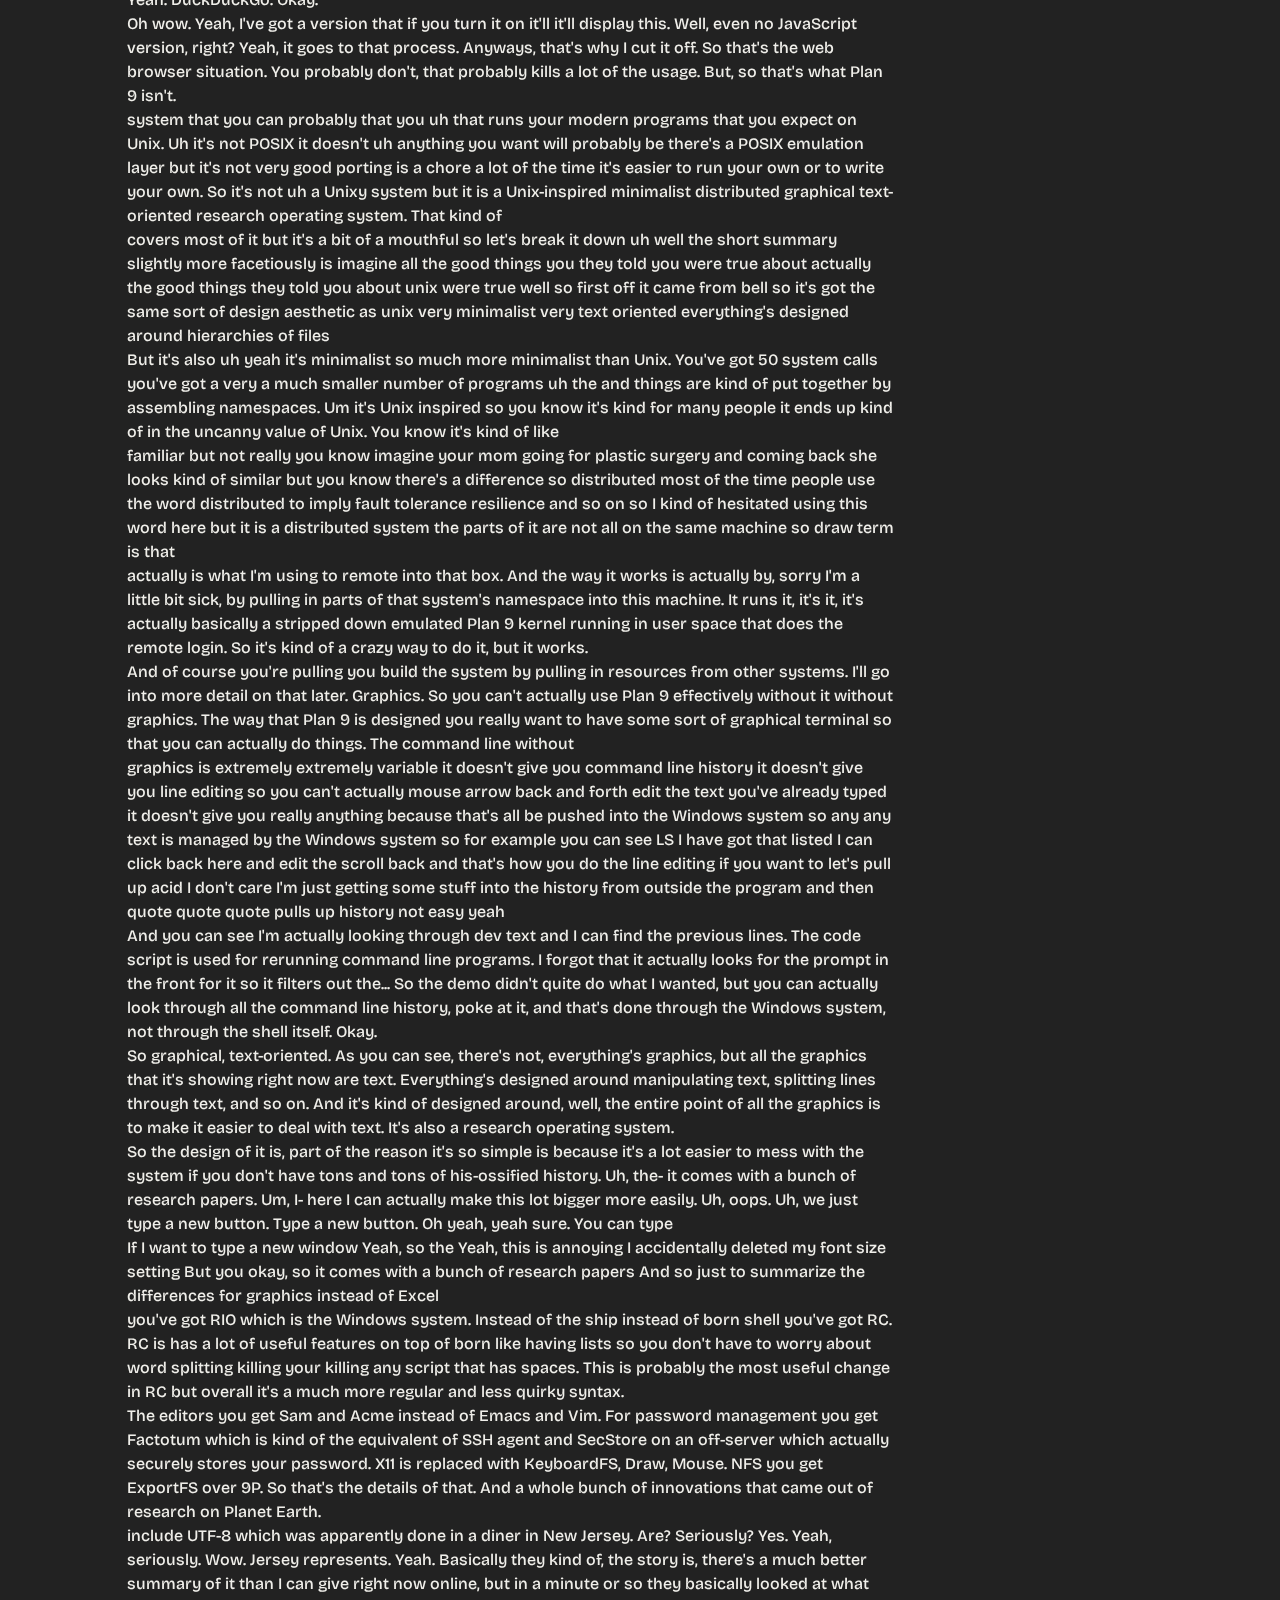
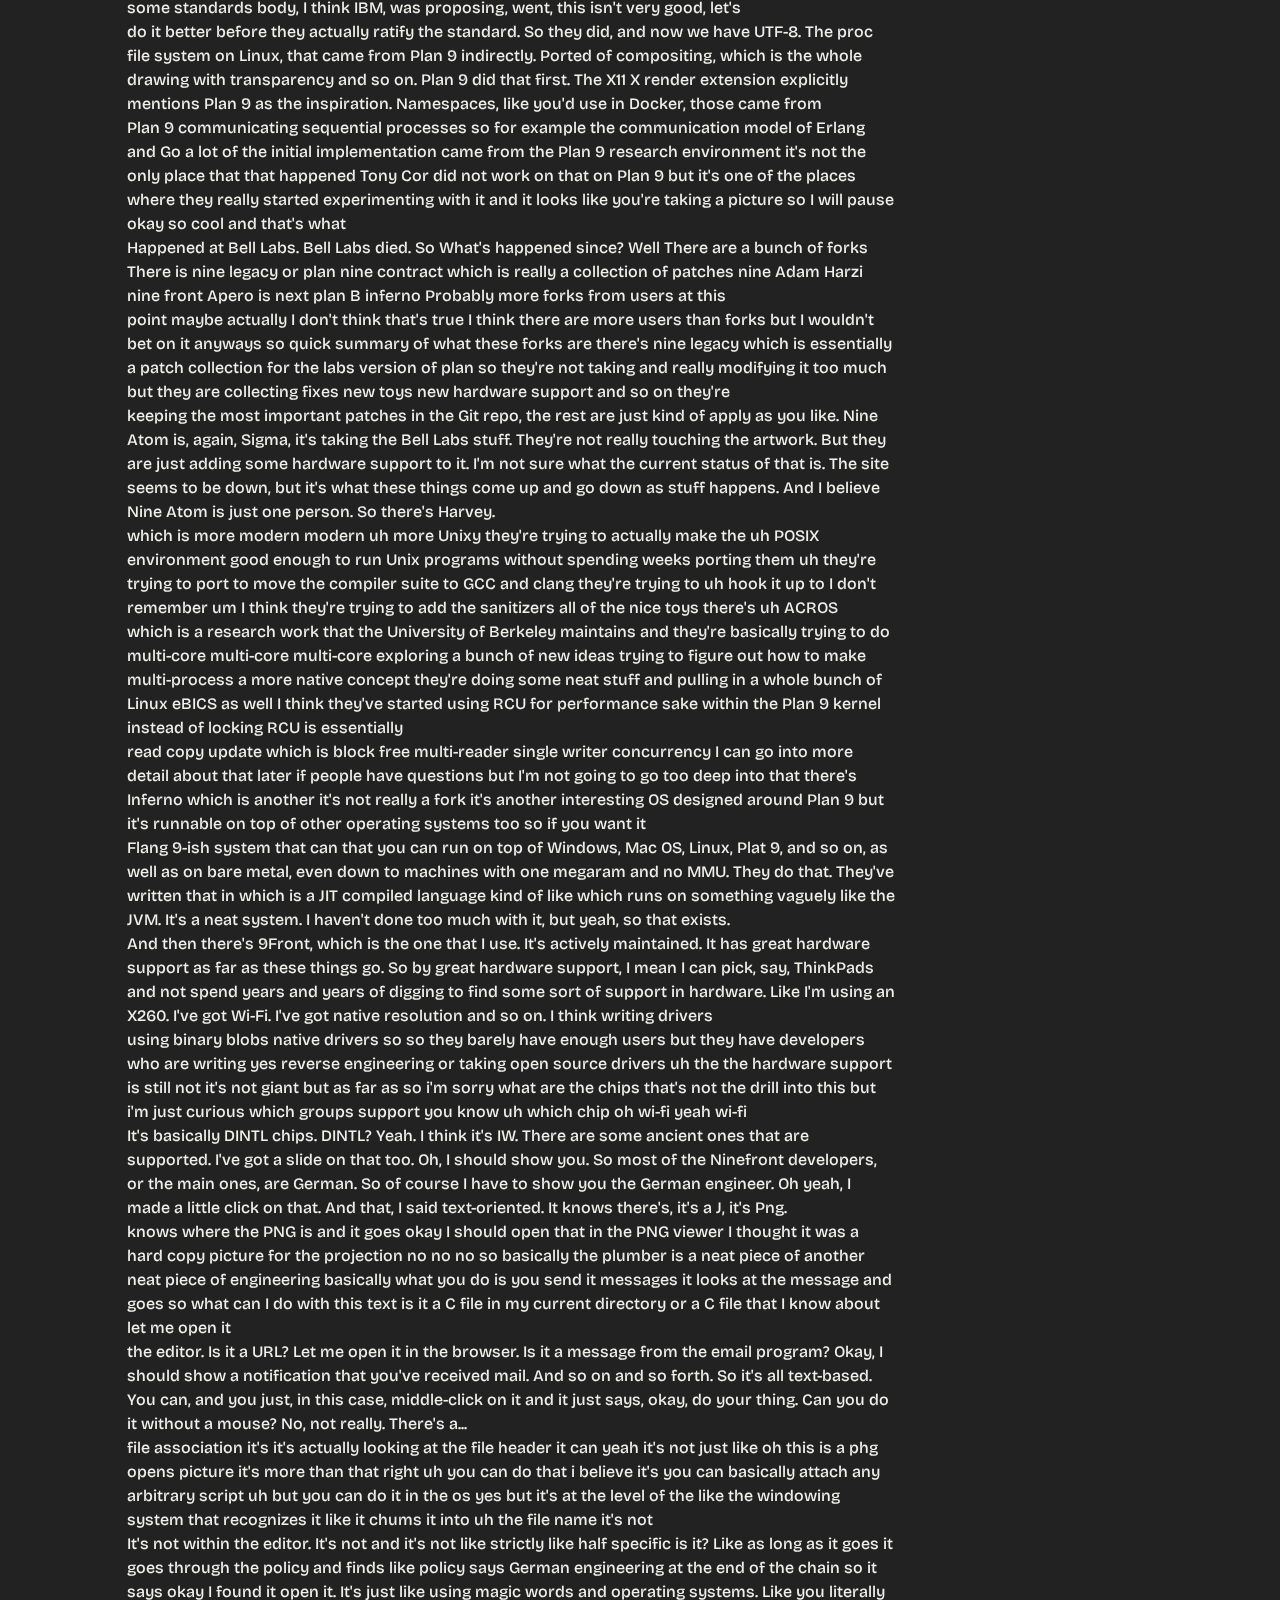
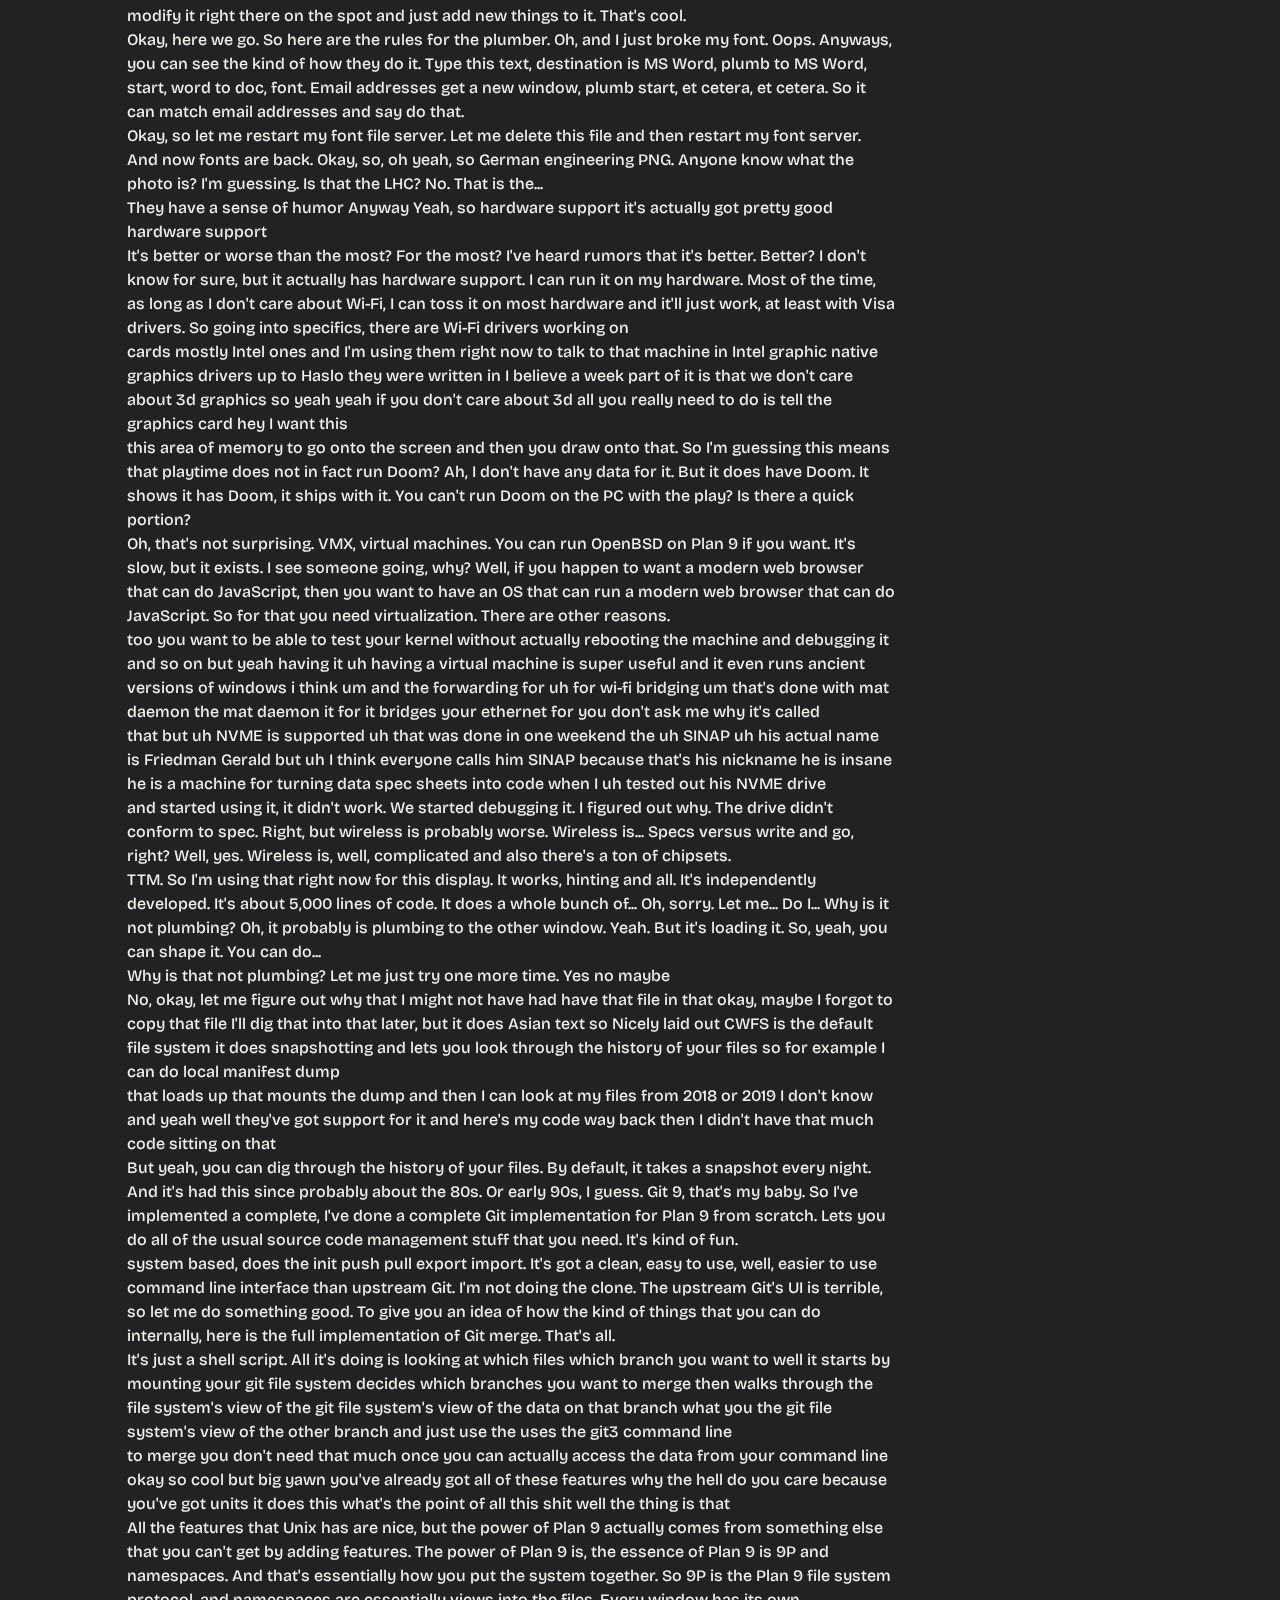
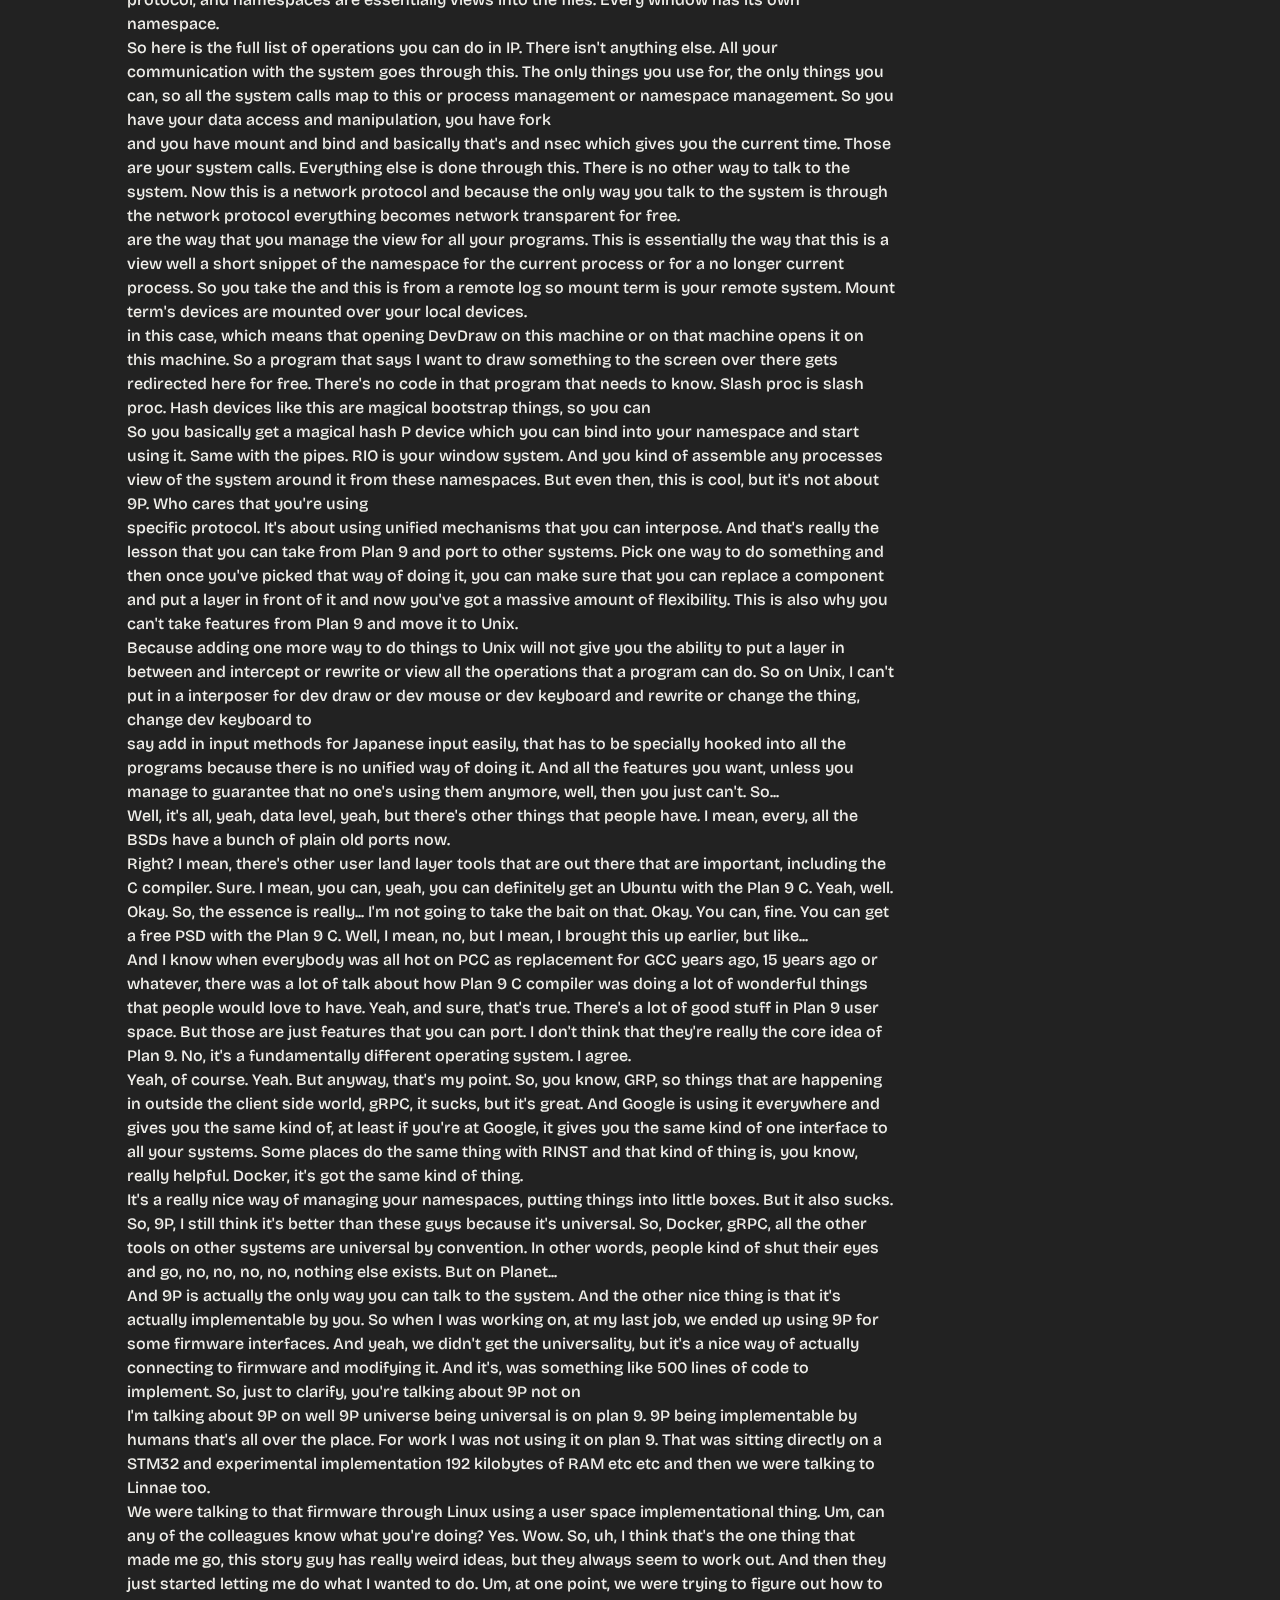
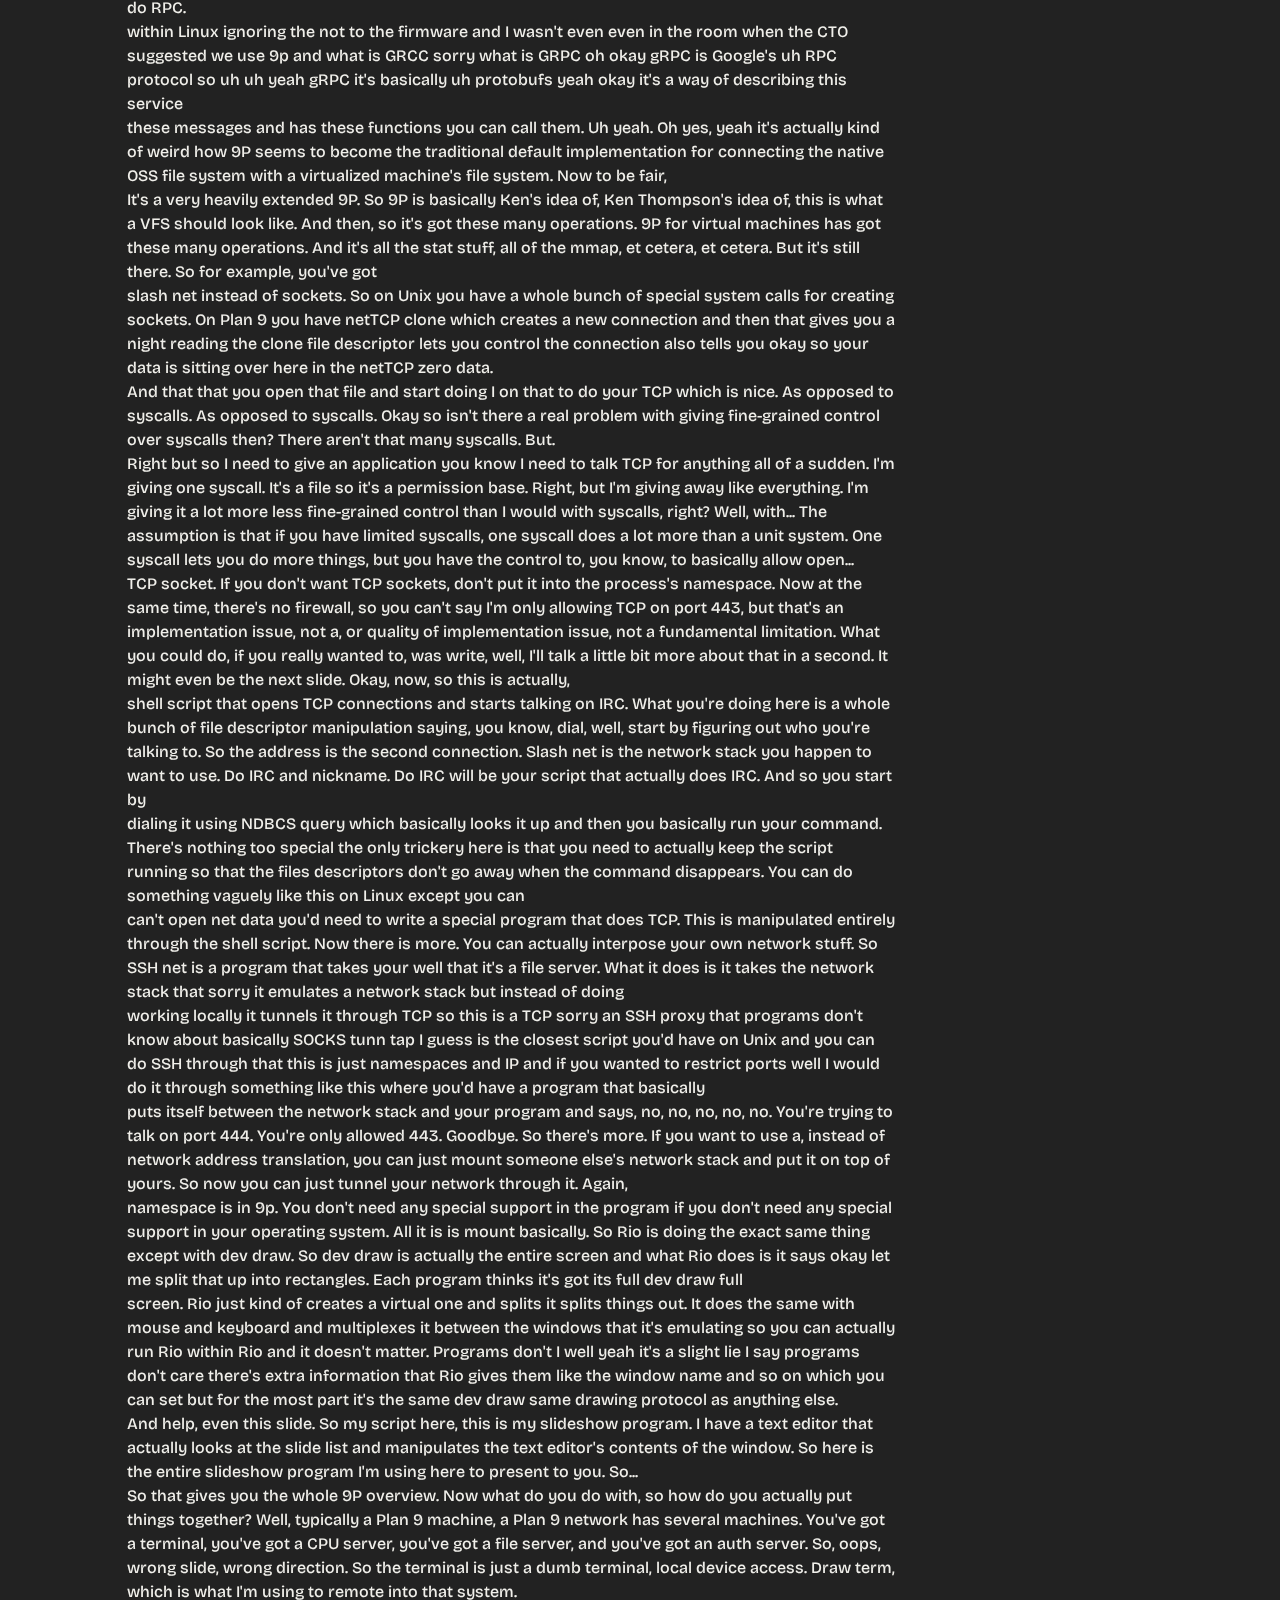
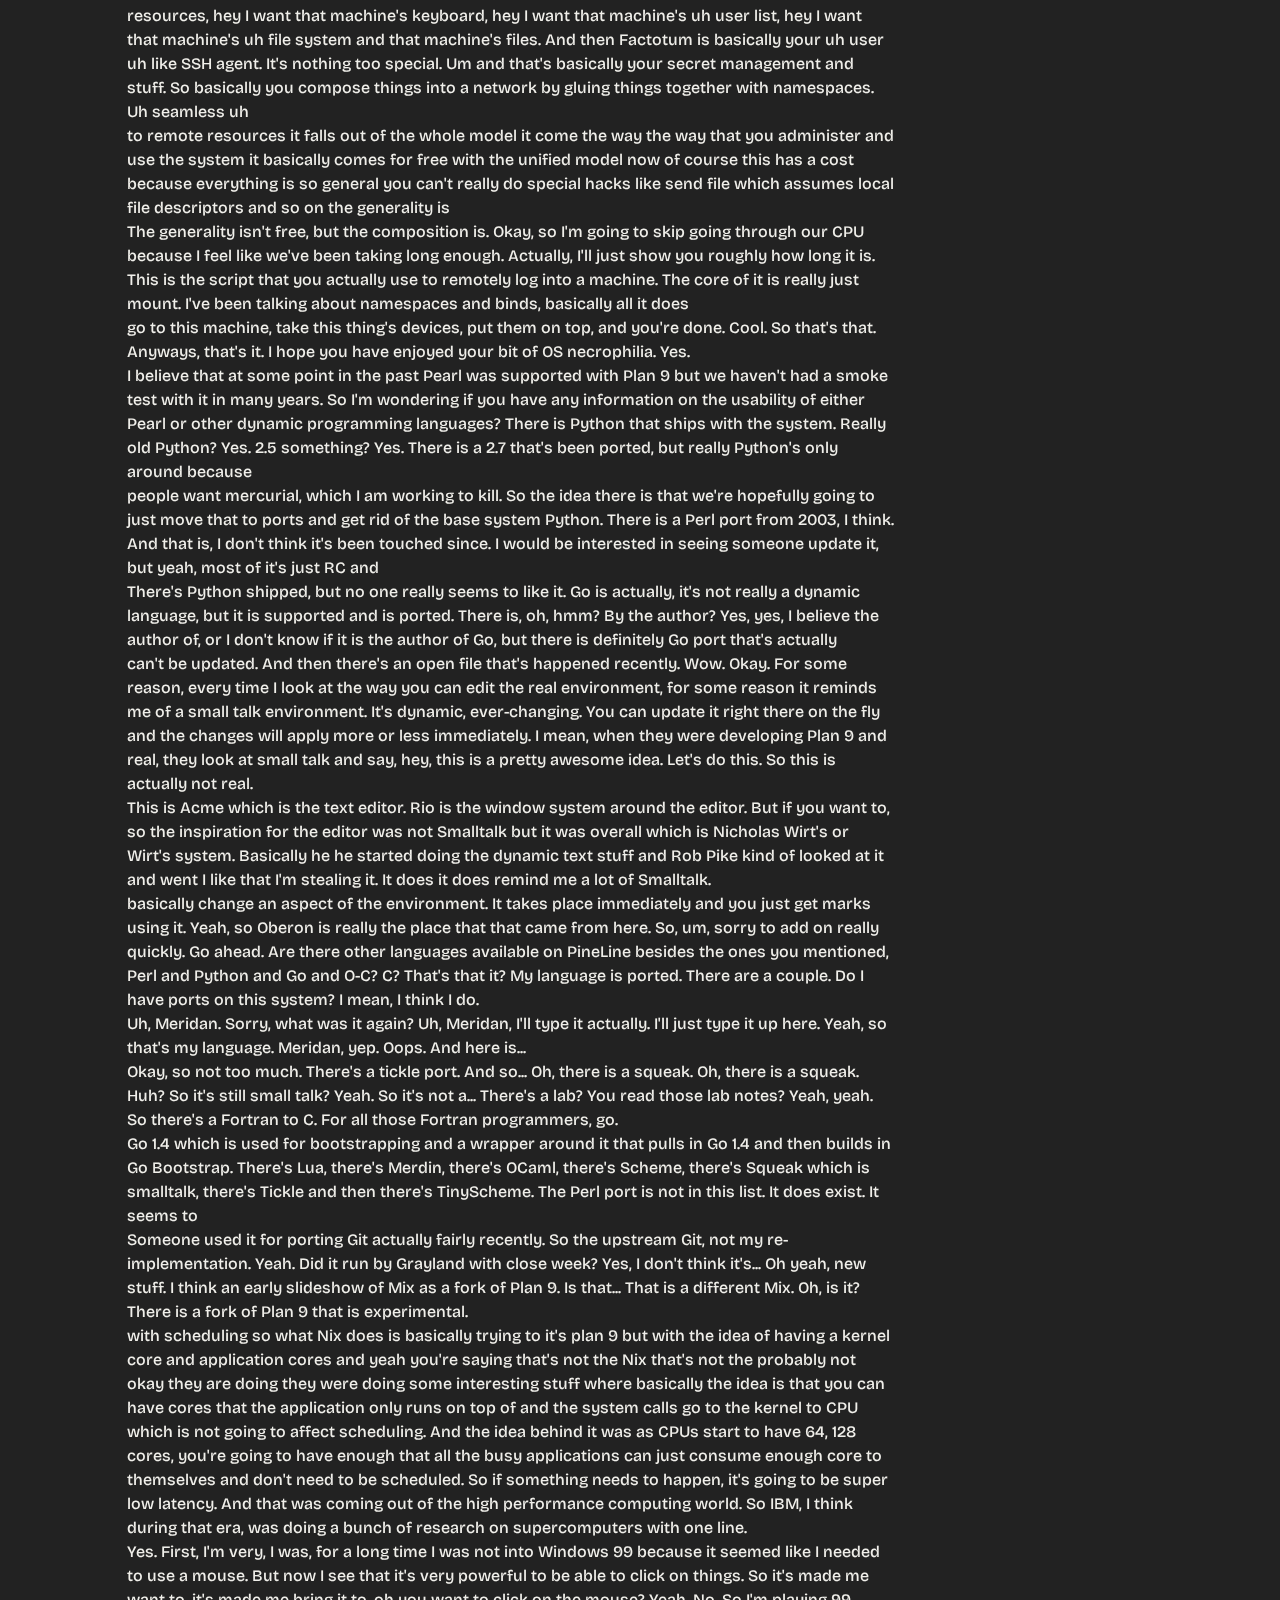
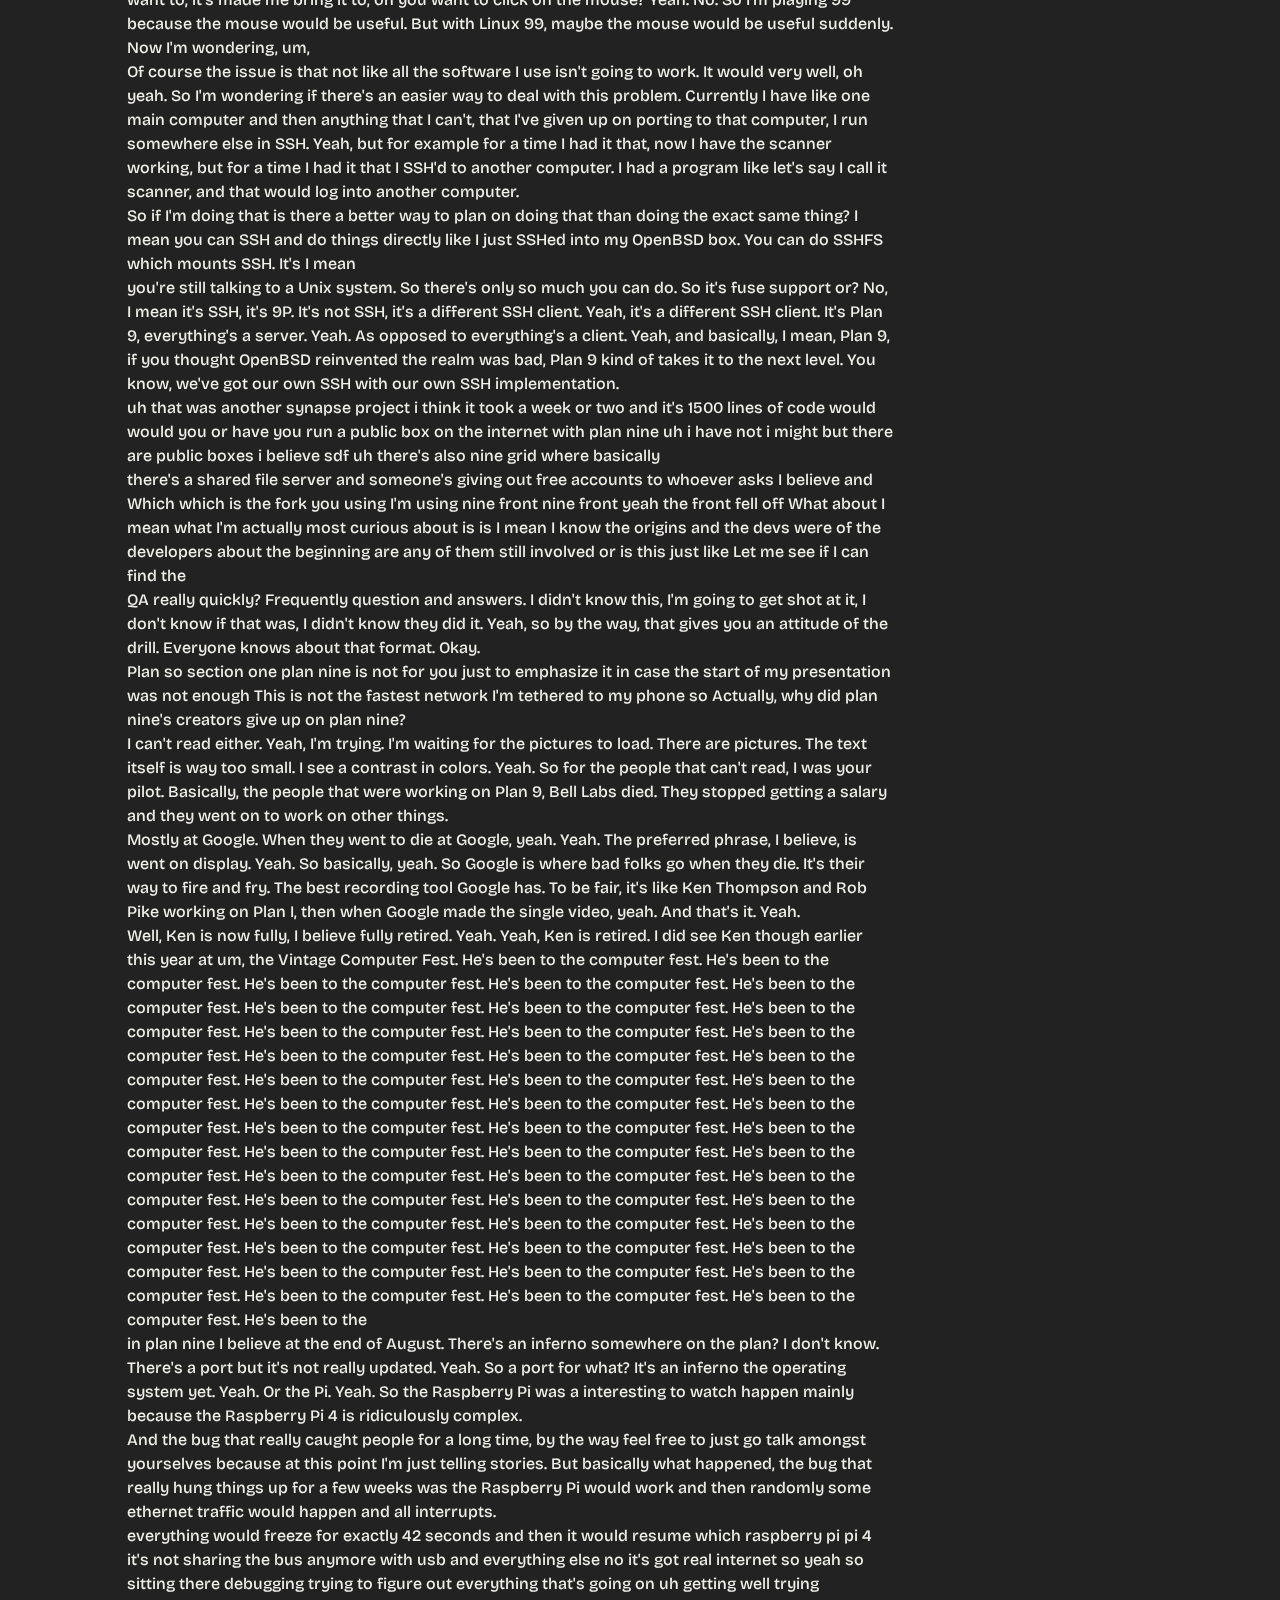
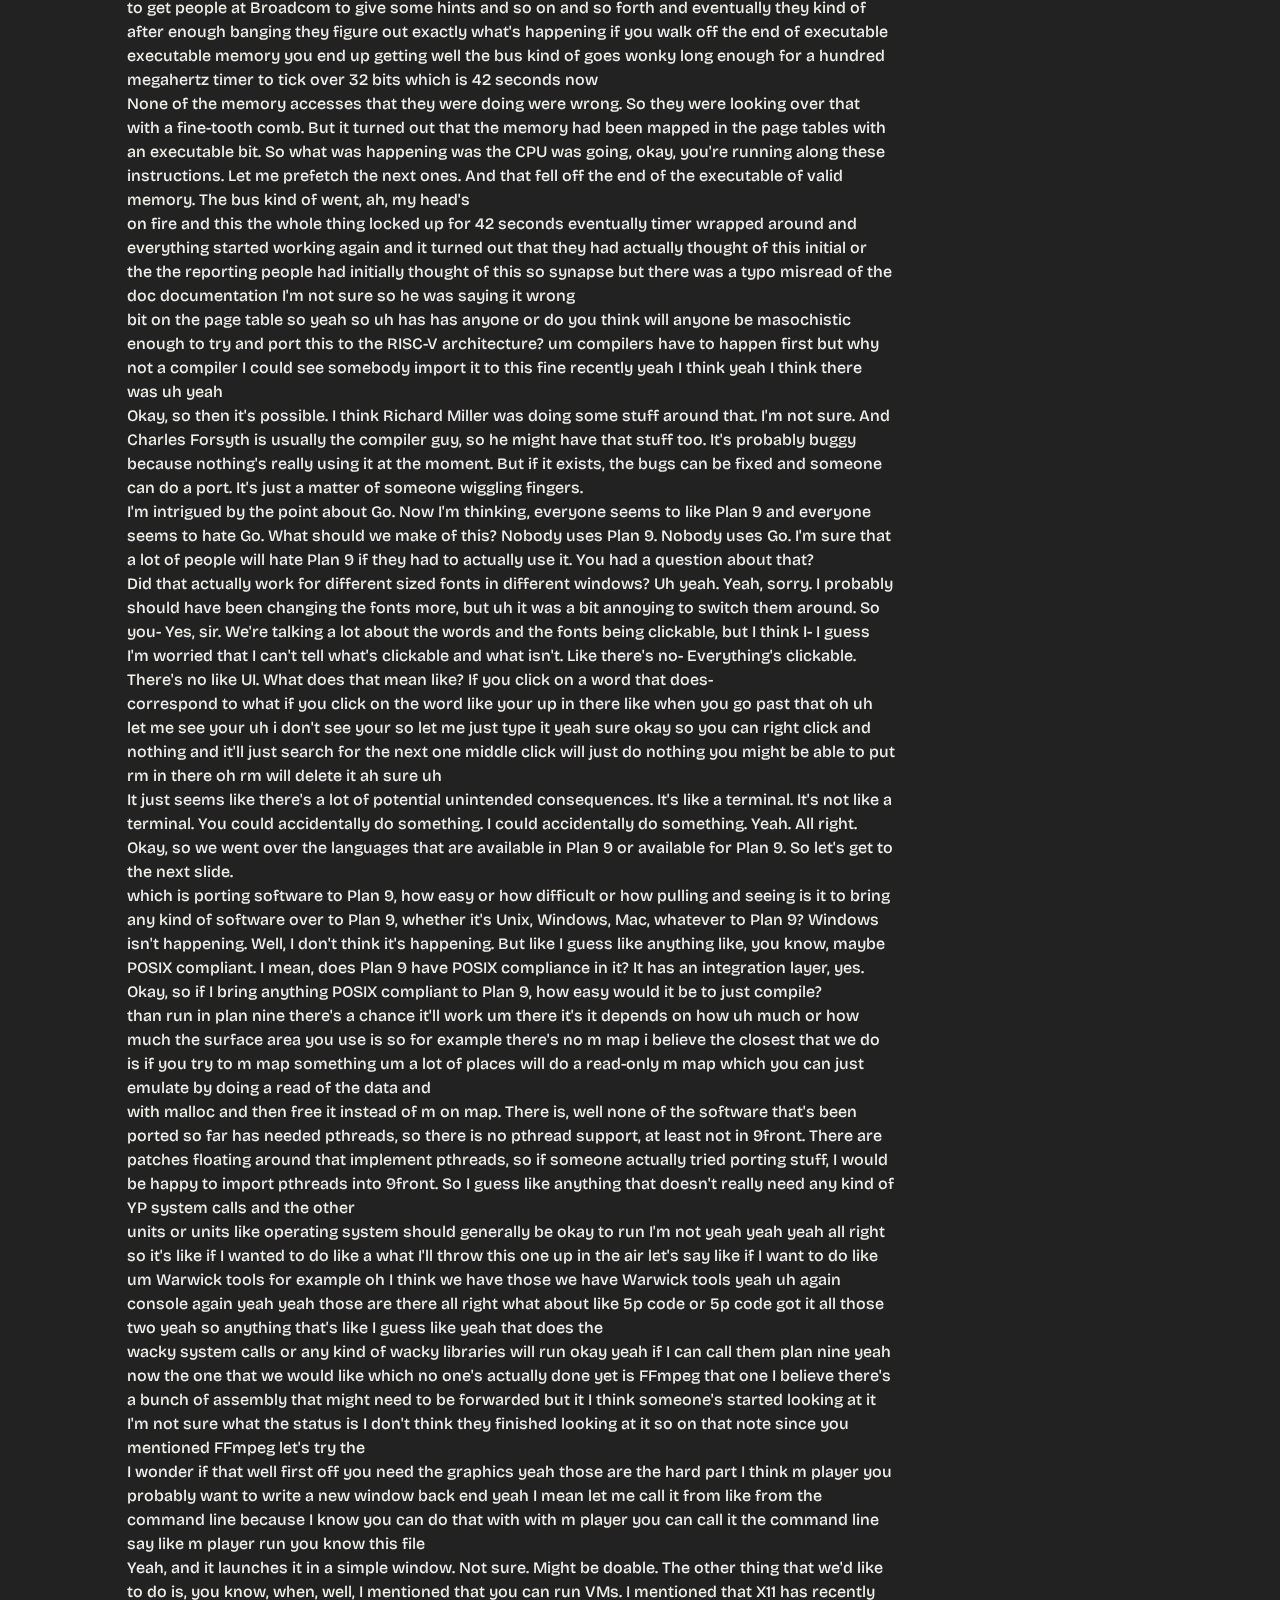
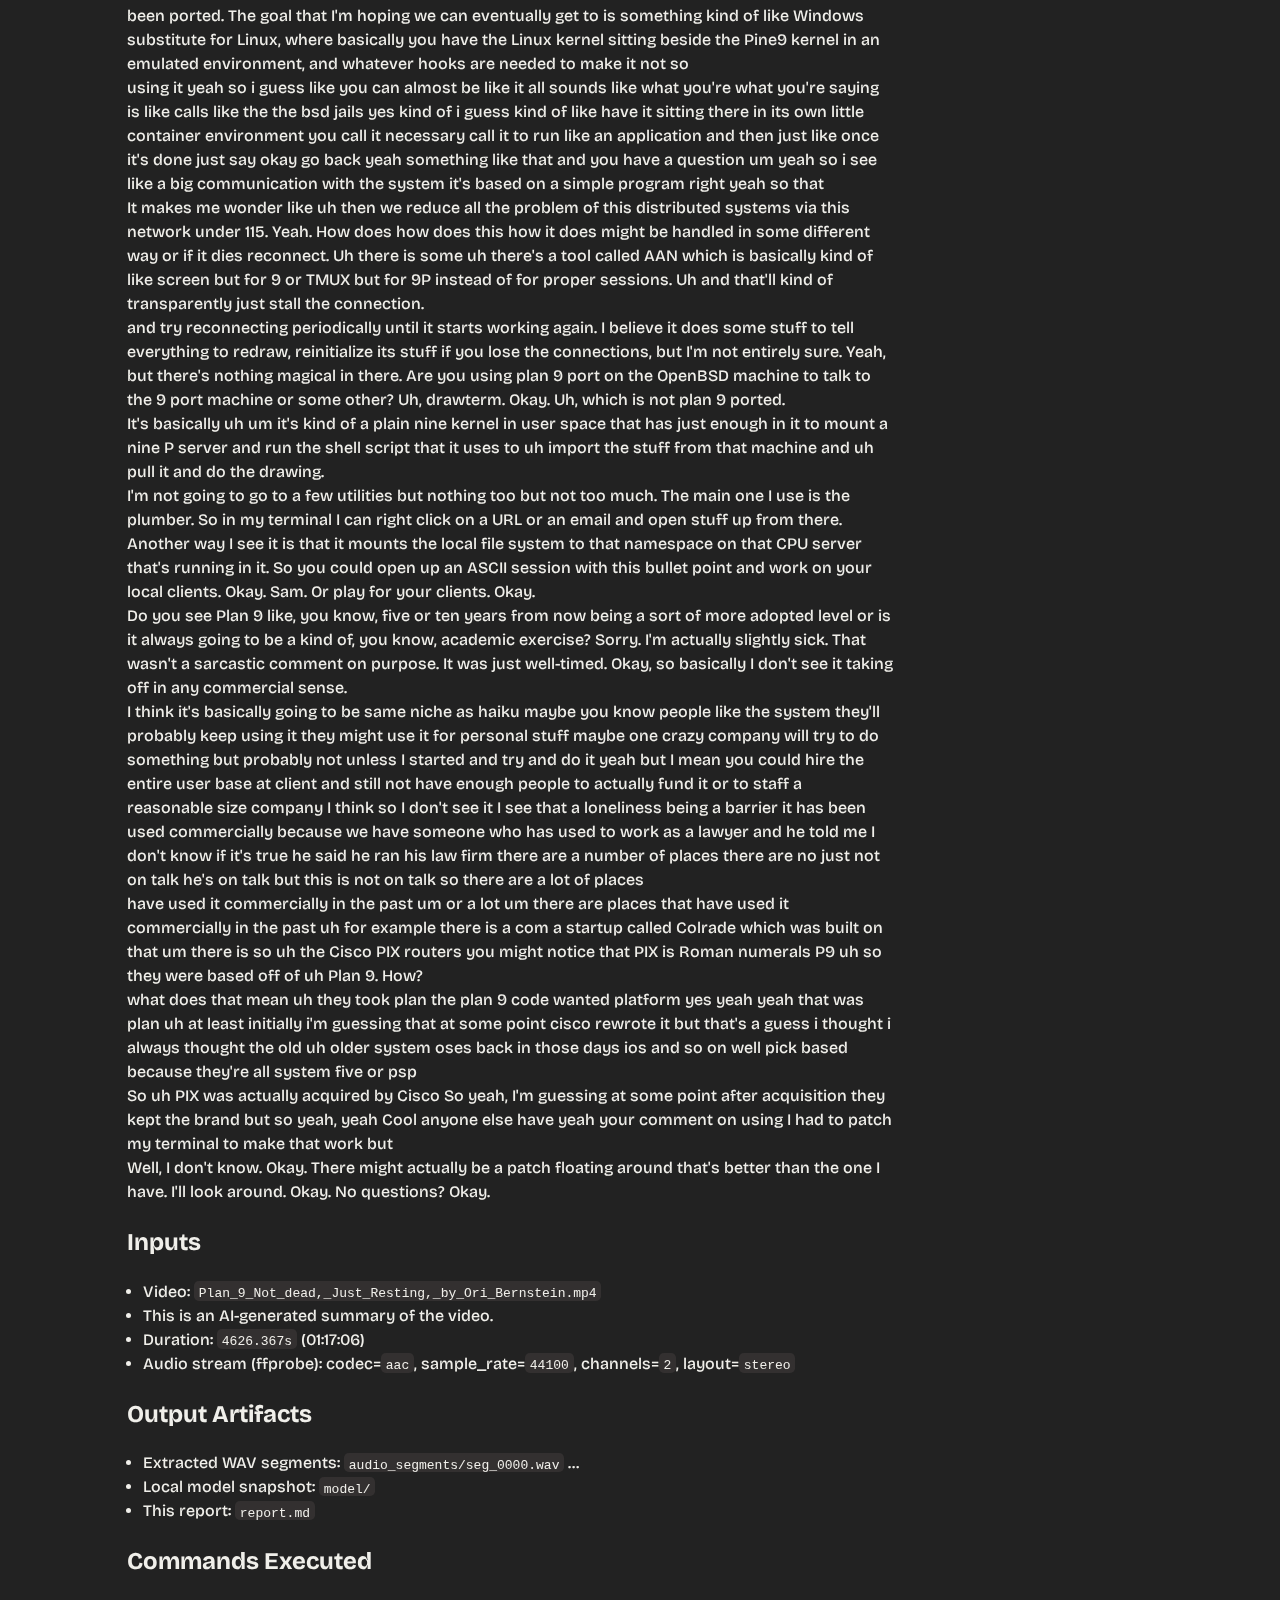
<file: posts/transcription-of-plan-9-not-dead-just-resting-by-ori-bernstein/index.html>
<!DOCTYPE html>
<html lang="en-us" dir="ltr">
<head>
  <meta charset="utf-8">
<meta name="viewport" content="width=device-width, initial-scale=1.0">

<title>Transcription of Plan 9, Not Dead, Just Resting, by Ori Bernstein | fpiorlblog</title>
<link rel="icon" href="/favicon.svg" sizes="any" type="image/svg+xml" /><meta property="og:url" content="https://fpiorl.github.io/posts/transcription-of-plan-9-not-dead-just-resting-by-ori-bernstein/">
  <meta property="og:site_name" content="fpiorlblog">
  <meta property="og:title" content="Transcription of Plan 9, Not Dead, Just Resting, by Ori Bernstein">
  <meta property="og:description" content="N.B. This file was generated using artificial intelligence without a GPU.
Transcript Hello and welcome to BSD TV. This is a video of Ori Bernstein&#39;s October 2019 Nice Bug Meeting entitled Plan 9, Not Dead, Just Resting. Ori is someone I&#39;ve been running into at BSD CANS over the last few years. This current Westcoaster was nice enough to stop by the New York BSD Users Group, and for the true New York experience, we got a visit from the New York City Fire Department during his talk. Thankfully, it was a false alarm and Ori&#39;s talk was a success. attended with lots of new faces and engaging questions. Enjoy. I&#39;m going to be talking about Plan 9, as you can see. So what, a summary of what&#39;s happened to it, or what&#39;s happening with it, why you don&#39;t want to use it, why I use it anyways, and generally the state of the union. And of course, what people can learn from it, even if they&#39;re not using Plan 9. So, it&#39;s already been covered, but feel free to interrupt me if any If there are any questions, I&#39;d rather go off track or go and beat around the bush a little bit rather than just lose people or bore people. So just feel free to stop me and ask questions. So who am I? What do I do with Y Plan 9? So yes, I do have a Plan 9 laptop. It&#39;s that one over there. This one&#39;s actually running OpenBSD because I don&#39;t trust Plan 9&#39;s dual monitor output working on it. This one, but I am running this presentation remotely. over plan nine so you&#39;re getting the real deal um I use it regularly I actually write code on it I log into other systems and develop code from plan nine sometimes and yes that probably means there is something wrong with me I am definitely way too stuck um okay so why don&#39;t you want to use plan nine well it doesn&#39;t have the programs you want this uh came from the uh nine fans mailing list uh years and years ago and it details a typical new user&#39;s experience with Plan 9. Hi, I&#39;m Nita Plan 9. I&#39;m really excited to work with this new Linux. I hit some questions. How do I run X11? Where is Emacs? The code is weird. It doesn&#39;t look like GNU C at all. Do the Plan 9 people who wrote Plan 9 know at all about C? I tried to run Mozilla, but it didn&#39;t work. How come? You can tell this is an old post because it refers to Mozilla. Anyways, sorry, there is no X11 asterisk. Plan9 does its graphics through the dev draw device, keyboard FS, dev mouse, and real. I&#39;ll go into a bit more detail on that. So that star actually is because the slide went out of date this September. Someone actually got an old port of X11 working, and you can now basically run x programs on a Unix machine and have them display on Plan 9. Although amusingly enough, we got Chrome working before we got X-File. Yeah. So, yes. So Plan 9 has a Sage file? Yes. Can you do a Sage X-forwarding or a Sage? I don&#39;t believe so. I don&#39;t think that the X-forwarding channel has been implemented. So this is the Emacs methodology. And I&#39;m not joking. That is the actual man page. There is no Emacs. There is a man page for Emacs describing why they, that they don&#39;t, making it very clear that they do not like Emacs. And it was intentionally left out. There is VI. That&#39;s not the right VI. VI is a mix emulator. Someone has ported Vim. But I&#39;ve never actually tried using that. The web browsers are, to be blunt, crap. You have two web browsers shipped with the system. One is called Mozilla, one is called Apache. I will show them to you. They don&#39;t do Chrome, they don&#39;t do CSS, they don&#39;t do JavaScript. Does this use HTTPS? Yes, they do. Everything does HTTPS because the browsers don&#39;t actually do HTTP. You have WebFS that does HTTPS. HTTP for them. This is Mothra. Oh, I have not started WebFS on this thing. This is how Google works on PlanB. Well, it&#39;s pretty good. And it&#39;s actually kind of usable. TLS yeah that&#39;s the play all the in order to use the internet these days you need to use one of those garbage browsers like Firefox because the other things don&#39;t support TLS well they get a technology but this does yeah what is nice bug yeah sure oh yeah sorry to be totally off the bat about me but all right nice bug.org yeah That&#39;s actually not bad. Yeah. It&#39;s pretty good. Yeah. I can actually use that. It&#39;s a really simple HTML. It won&#39;t render anything. No, it will not. So it&#39;s actually a standards compliant browser. Relatively. Yeah. Yeah. DuckDuckGo. Okay. Oh wow. Yeah, I&#39;ve got a version that if you turn it on it&#39;ll it&#39;ll display this. Well, even no JavaScript version, right? Yeah, it goes to that process. Anyways, that&#39;s why I cut it off. So that&#39;s the web browser situation. You probably don&#39;t, that probably kills a lot of the usage. But, so that&#39;s what Plan 9 isn&#39;t. system that you can probably that you uh that runs your modern programs that you expect on Unix. Uh it&#39;s not POSIX it doesn&#39;t uh anything you want will probably be there&#39;s a POSIX emulation layer but it&#39;s not very good porting is a chore a lot of the time it&#39;s easier to run your own or to write your own. So it&#39;s not uh a Unixy system but it is a Unix-inspired minimalist distributed graphical text-oriented research operating system. That kind of covers most of it but it&#39;s a bit of a mouthful so let&#39;s break it down uh well the short summary slightly more facetiously is imagine all the good things you they told you were true about actually the good things they told you about unix were true well so first off it came from bell so it&#39;s got the same sort of design aesthetic as unix very minimalist very text oriented everything&#39;s designed around hierarchies of files But it&#39;s also uh yeah it&#39;s minimalist so much more minimalist than Unix. You&#39;ve got 50 system calls you&#39;ve got a very a much smaller number of programs uh the and things are kind of put together by assembling namespaces. Um it&#39;s Unix inspired so you know it&#39;s kind for many people it ends up kind of in the uncanny value of Unix. You know it&#39;s kind of like familiar but not really you know imagine your mom going for plastic surgery and coming back she looks kind of similar but you know there&#39;s a difference so distributed most of the time people use the word distributed to imply fault tolerance resilience and so on so I kind of hesitated using this word here but it is a distributed system the parts of it are not all on the same machine so draw term is that actually is what I&#39;m using to remote into that box. And the way it works is actually by, sorry I&#39;m a little bit sick, by pulling in parts of that system&#39;s namespace into this machine. It runs it, it&#39;s it, it&#39;s actually basically a stripped down emulated Plan 9 kernel running in user space that does the remote login. So it&#39;s kind of a crazy way to do it, but it works. And of course you&#39;re pulling you build the system by pulling in resources from other systems. I&#39;ll go into more detail on that later. Graphics. So you can&#39;t actually use Plan 9 effectively without it without graphics. The way that Plan 9 is designed you really want to have some sort of graphical terminal so that you can actually do things. The command line without graphics is extremely extremely variable it doesn&#39;t give you command line history it doesn&#39;t give you line editing so you can&#39;t actually mouse arrow back and forth edit the text you&#39;ve already typed it doesn&#39;t give you really anything because that&#39;s all be pushed into the Windows system so any any text is managed by the Windows system so for example you can see LS I have got that listed I can click back here and edit the scroll back and that&#39;s how you do the line editing if you want to let&#39;s pull up acid I don&#39;t care I&#39;m just getting some stuff into the history from outside the program and then quote quote quote pulls up history not easy yeah And you can see I&#39;m actually looking through dev text and I can find the previous lines. The code script is used for rerunning command line programs. I forgot that it actually looks for the prompt in the front for it so it filters out the... So the demo didn&#39;t quite do what I wanted, but you can actually look through all the command line history, poke at it, and that&#39;s done through the Windows system, not through the shell itself. Okay. So graphical, text-oriented. As you can see, there&#39;s not, everything&#39;s graphics, but all the graphics that it&#39;s showing right now are text. Everything&#39;s designed around manipulating text, splitting lines through text, and so on. And it&#39;s kind of designed around, well, the entire point of all the graphics is to make it easier to deal with text. It&#39;s also a research operating system. So the design of it is, part of the reason it&#39;s so simple is because it&#39;s a lot easier to mess with the system if you don&#39;t have tons and tons of his-ossified history. Uh, the- it comes with a bunch of research papers. Um, I- here I can actually make this lot bigger more easily. Uh, oops. Uh, we just type a new button. Type a new button. Oh yeah, yeah sure. You can type If I want to type a new window Yeah, so the Yeah, this is annoying I accidentally deleted my font size setting But you okay, so it comes with a bunch of research papers And so just to summarize the differences for graphics instead of Excel you&#39;ve got RIO which is the Windows system. Instead of the ship instead of born shell you&#39;ve got RC. RC is has a lot of useful features on top of born like having lists so you don&#39;t have to worry about word splitting killing your killing any script that has spaces. This is probably the most useful change in RC but overall it&#39;s a much more regular and less quirky syntax. The editors you get Sam and Acme instead of Emacs and Vim. For password management you get Factotum which is kind of the equivalent of SSH agent and SecStore on an off-server which actually securely stores your password. X11 is replaced with KeyboardFS, Draw, Mouse. NFS you get ExportFS over 9P. So that&#39;s the details of that. And a whole bunch of innovations that came out of research on Planet Earth. include UTF-8 which was apparently done in a diner in New Jersey. Are? Seriously? Yes. Yeah, seriously. Wow. Jersey represents. Yeah. Basically they kind of, the story is, there&#39;s a much better summary of it than I can give right now online, but in a minute or so they basically looked at what some standards body, I think IBM, was proposing, went, this isn&#39;t very good, let&#39;s do it better before they actually ratify the standard. So they did, and now we have UTF-8. The proc file system on Linux, that came from Plan 9 indirectly. Ported of compositing, which is the whole drawing with transparency and so on. Plan 9 did that first. The X11 X render extension explicitly mentions Plan 9 as the inspiration. Namespaces, like you&#39;d use in Docker, those came from Plan 9 communicating sequential processes so for example the communication model of Erlang and Go a lot of the initial implementation came from the Plan 9 research environment it&#39;s not the only place that that happened Tony Cor did not work on that on Plan 9 but it&#39;s one of the places where they really started experimenting with it and it looks like you&#39;re taking a picture so I will pause okay so cool and that&#39;s what Happened at Bell Labs. Bell Labs died. So What&#39;s happened since? Well There are a bunch of forks There is nine legacy or plan nine contract which is really a collection of patches nine Adam Harzi nine front Apero is next plan B inferno Probably more forks from users at this point maybe actually I don&#39;t think that&#39;s true I think there are more users than forks but I wouldn&#39;t bet on it anyways so quick summary of what these forks are there&#39;s nine legacy which is essentially a patch collection for the labs version of plan so they&#39;re not taking and really modifying it too much but they are collecting fixes new toys new hardware support and so on they&#39;re keeping the most important patches in the Git repo, the rest are just kind of apply as you like. Nine Atom is, again, Sigma, it&#39;s taking the Bell Labs stuff. They&#39;re not really touching the artwork. But they are just adding some hardware support to it. I&#39;m not sure what the current status of that is. The site seems to be down, but it&#39;s what these things come up and go down as stuff happens. And I believe Nine Atom is just one person. So there&#39;s Harvey. which is more modern modern uh more Unixy they&#39;re trying to actually make the uh POSIX environment good enough to run Unix programs without spending weeks porting them uh they&#39;re trying to port to move the compiler suite to GCC and clang they&#39;re trying to uh hook it up to I don&#39;t remember um I think they&#39;re trying to add the sanitizers all of the nice toys there&#39;s uh ACROS which is a research work that the University of Berkeley maintains and they&#39;re basically trying to do multi-core multi-core multi-core exploring a bunch of new ideas trying to figure out how to make multi-process a more native concept they&#39;re doing some neat stuff and pulling in a whole bunch of Linux eBICS as well I think they&#39;ve started using RCU for performance sake within the Plan 9 kernel instead of locking RCU is essentially read copy update which is block free multi-reader single writer concurrency I can go into more detail about that later if people have questions but I&#39;m not going to go too deep into that there&#39;s Inferno which is another it&#39;s not really a fork it&#39;s another interesting OS designed around Plan 9 but it&#39;s runnable on top of other operating systems too so if you want it Flang 9-ish system that can that you can run on top of Windows, Mac OS, Linux, Plat 9, and so on, as well as on bare metal, even down to machines with one megaram and no MMU. They do that. They&#39;ve written that in which is a JIT compiled language kind of like which runs on something vaguely like the JVM. It&#39;s a neat system. I haven&#39;t done too much with it, but yeah, so that exists. And then there&#39;s 9Front, which is the one that I use. It&#39;s actively maintained. It has great hardware support as far as these things go. So by great hardware support, I mean I can pick, say, ThinkPads and not spend years and years of digging to find some sort of support in hardware. Like I&#39;m using an X260. I&#39;ve got Wi-Fi. I&#39;ve got native resolution and so on. I think writing drivers using binary blobs native drivers so so they barely have enough users but they have developers who are writing yes reverse engineering or taking open source drivers uh the the hardware support is still not it&#39;s not giant but as far as so i&#39;m sorry what are the chips that&#39;s not the drill into this but i&#39;m just curious which groups support you know uh which chip oh wi-fi yeah wi-fi It&#39;s basically DINTL chips. DINTL? Yeah. I think it&#39;s IW. There are some ancient ones that are supported. I&#39;ve got a slide on that too. Oh, I should show you. So most of the Ninefront developers, or the main ones, are German. So of course I have to show you the German engineer. Oh yeah, I made a little click on that. And that, I said text-oriented. It knows there&#39;s, it&#39;s a J, it&#39;s Png. knows where the PNG is and it goes okay I should open that in the PNG viewer I thought it was a hard copy picture for the projection no no no so basically the plumber is a neat piece of another neat piece of engineering basically what you do is you send it messages it looks at the message and goes so what can I do with this text is it a C file in my current directory or a C file that I know about let me open it the editor. Is it a URL? Let me open it in the browser. Is it a message from the email program? Okay, I should show a notification that you&#39;ve received mail. And so on and so forth. So it&#39;s all text-based. You can, and you just, in this case, middle-click on it and it just says, okay, do your thing. Can you do it without a mouse? No, not really. There&#39;s a... file association it&#39;s it&#39;s actually looking at the file header it can yeah it&#39;s not just like oh this is a phg opens picture it&#39;s more than that right uh you can do that i believe it&#39;s you can basically attach any arbitrary script uh but you can do it in the os yes but it&#39;s at the level of the like the windowing system that recognizes it like it chums it into uh the file name it&#39;s not It&#39;s not within the editor. It&#39;s not and it&#39;s not like strictly like half specific is it? Like as long as it goes it goes through the policy and finds like policy says German engineering at the end of the chain so it says okay I found it open it. It&#39;s just like using magic words and operating systems. Like you literally modify it right there on the spot and just add new things to it. That&#39;s cool. Okay, here we go. So here are the rules for the plumber. Oh, and I just broke my font. Oops. Anyways, you can see the kind of how they do it. Type this text, destination is MS Word, plumb to MS Word, start, word to doc, font. Email addresses get a new window, plumb start, et cetera, et cetera. So it can match email addresses and say do that. Okay, so let me restart my font file server. Let me delete this file and then restart my font server. And now fonts are back. Okay, so, oh yeah, so German engineering PNG. Anyone know what the photo is? I&#39;m guessing. Is that the LHC? No. That is the... They have a sense of humor Anyway Yeah, so hardware support it&#39;s actually got pretty good hardware support It&#39;s better or worse than the most? For the most? I&#39;ve heard rumors that it&#39;s better. Better? I don&#39;t know for sure, but it actually has hardware support. I can run it on my hardware. Most of the time, as long as I don&#39;t care about Wi-Fi, I can toss it on most hardware and it&#39;ll just work, at least with Visa drivers. So going into specifics, there are Wi-Fi drivers working on cards mostly Intel ones and I&#39;m using them right now to talk to that machine in Intel graphic native graphics drivers up to Haslo they were written in I believe a week part of it is that we don&#39;t care about 3d graphics so yeah yeah if you don&#39;t care about 3d all you really need to do is tell the graphics card hey I want this this area of memory to go onto the screen and then you draw onto that. So I&#39;m guessing this means that playtime does not in fact run Doom? Ah, I don&#39;t have any data for it. But it does have Doom. It shows it has Doom, it ships with it. You can&#39;t run Doom on the PC with the play? Is there a quick portion? Oh, that&#39;s not surprising. VMX, virtual machines. You can run OpenBSD on Plan 9 if you want. It&#39;s slow, but it exists. I see someone going, why? Well, if you happen to want a modern web browser that can do JavaScript, then you want to have an OS that can run a modern web browser that can do JavaScript. So for that you need virtualization. There are other reasons. too you want to be able to test your kernel without actually rebooting the machine and debugging it and so on but yeah having it uh having a virtual machine is super useful and it even runs ancient versions of windows i think um and the forwarding for uh for wi-fi bridging um that&#39;s done with mat daemon the mat daemon it for it bridges your ethernet for you don&#39;t ask me why it&#39;s called that but uh NVME is supported uh that was done in one weekend the uh SINAP uh his actual name is Friedman Gerald but uh I think everyone calls him SINAP because that&#39;s his nickname he is insane he is a machine for turning data spec sheets into code when I uh tested out his NVME drive and started using it, it didn&#39;t work. We started debugging it. I figured out why. The drive didn&#39;t conform to spec. Right, but wireless is probably worse. Wireless is... Specs versus write and go, right? Well, yes. Wireless is, well, complicated and also there&#39;s a ton of chipsets. TTM. So I&#39;m using that right now for this display. It works, hinting and all. It&#39;s independently developed. It&#39;s about 5,000 lines of code. It does a whole bunch of... Oh, sorry. Let me... Do I... Why is it not plumbing? Oh, it probably is plumbing to the other window. Yeah. But it&#39;s loading it. So, yeah, you can shape it. You can do... Why is that not plumbing? Let me just try one more time. Yes no maybe No, okay, let me figure out why that I might not have had have that file in that okay, maybe I forgot to copy that file I&#39;ll dig that into that later, but it does Asian text so Nicely laid out CWFS is the default file system it does snapshotting and lets you look through the history of your files so for example I can do local manifest dump that loads up that mounts the dump and then I can look at my files from 2018 or 2019 I don&#39;t know and yeah well they&#39;ve got support for it and here&#39;s my code way back then I didn&#39;t have that much code sitting on that But yeah, you can dig through the history of your files. By default, it takes a snapshot every night. And it&#39;s had this since probably about the 80s. Or early 90s, I guess. Git 9, that&#39;s my baby. So I&#39;ve implemented a complete, I&#39;ve done a complete Git implementation for Plan 9 from scratch. Lets you do all of the usual source code management stuff that you need. It&#39;s kind of fun. system based, does the init push pull export import. It&#39;s got a clean, easy to use, well, easier to use command line interface than upstream Git. I&#39;m not doing the clone. The upstream Git&#39;s UI is terrible, so let me do something good. To give you an idea of how the kind of things that you can do internally, here is the full implementation of Git merge. That&#39;s all. It&#39;s just a shell script. All it&#39;s doing is looking at which files which branch you want to well it starts by mounting your git file system decides which branches you want to merge then walks through the file system&#39;s view of the git file system&#39;s view of the data on that branch what you the git file system&#39;s view of the other branch and just use the uses the git3 command line to merge you don&#39;t need that much once you can actually access the data from your command line okay so cool but big yawn you&#39;ve already got all of these features why the hell do you care because you&#39;ve got units it does this what&#39;s the point of all this shit well the thing is that All the features that Unix has are nice, but the power of Plan 9 actually comes from something else that you can&#39;t get by adding features. The power of Plan 9 is, the essence of Plan 9 is 9P and namespaces. And that&#39;s essentially how you put the system together. So 9P is the Plan 9 file system protocol, and namespaces are essentially views into the files. Every window has its own namespace. So here is the full list of operations you can do in IP. There isn&#39;t anything else. All your communication with the system goes through this. The only things you use for, the only things you can, so all the system calls map to this or process management or namespace management. So you have your data access and manipulation, you have fork and you have mount and bind and basically that&#39;s and nsec which gives you the current time. Those are your system calls. Everything else is done through this. There is no other way to talk to the system. Now this is a network protocol and because the only way you talk to the system is through the network protocol everything becomes network transparent for free. are the way that you manage the view for all your programs. This is essentially the way that this is a view well a short snippet of the namespace for the current process or for a no longer current process. So you take the and this is from a remote log so mount term is your remote system. Mount term&#39;s devices are mounted over your local devices. in this case, which means that opening DevDraw on this machine or on that machine opens it on this machine. So a program that says I want to draw something to the screen over there gets redirected here for free. There&#39;s no code in that program that needs to know. Slash proc is slash proc. Hash devices like this are magical bootstrap things, so you can So you basically get a magical hash P device which you can bind into your namespace and start using it. Same with the pipes. RIO is your window system. And you kind of assemble any processes view of the system around it from these namespaces. But even then, this is cool, but it&#39;s not about 9P. Who cares that you&#39;re using specific protocol. It&#39;s about using unified mechanisms that you can interpose. And that&#39;s really the lesson that you can take from Plan 9 and port to other systems. Pick one way to do something and then once you&#39;ve picked that way of doing it, you can make sure that you can replace a component and put a layer in front of it and now you&#39;ve got a massive amount of flexibility. This is also why you can&#39;t take features from Plan 9 and move it to Unix. Because adding one more way to do things to Unix will not give you the ability to put a layer in between and intercept or rewrite or view all the operations that a program can do. So on Unix, I can&#39;t put in a interposer for dev draw or dev mouse or dev keyboard and rewrite or change the thing, change dev keyboard to say add in input methods for Japanese input easily, that has to be specially hooked into all the programs because there is no unified way of doing it. And all the features you want, unless you manage to guarantee that no one&#39;s using them anymore, well, then you just can&#39;t. So... Well, it&#39;s all, yeah, data level, yeah, but there&#39;s other things that people have. I mean, every, all the BSDs have a bunch of plain old ports now. Right? I mean, there&#39;s other user land layer tools that are out there that are important, including the C compiler. Sure. I mean, you can, yeah, you can definitely get an Ubuntu with the Plan 9 C. Yeah, well. Okay. So, the essence is really... I&#39;m not going to take the bait on that. Okay. You can, fine. You can get a free PSD with the Plan 9 C. Well, I mean, no, but I mean, I brought this up earlier, but like... And I know when everybody was all hot on PCC as replacement for GCC years ago, 15 years ago or whatever, there was a lot of talk about how Plan 9 C compiler was doing a lot of wonderful things that people would love to have. Yeah, and sure, that&#39;s true. There&#39;s a lot of good stuff in Plan 9 user space. But those are just features that you can port. I don&#39;t think that they&#39;re really the core idea of Plan 9. No, it&#39;s a fundamentally different operating system. I agree. Yeah, of course. Yeah. But anyway, that&#39;s my point. So, you know, GRP, so things that are happening in outside the client side world, gRPC, it sucks, but it&#39;s great. And Google is using it everywhere and gives you the same kind of, at least if you&#39;re at Google, it gives you the same kind of one interface to all your systems. Some places do the same thing with RINST and that kind of thing is, you know, really helpful. Docker, it&#39;s got the same kind of thing. It&#39;s a really nice way of managing your namespaces, putting things into little boxes. But it also sucks. So, 9P, I still think it&#39;s better than these guys because it&#39;s universal. So, Docker, gRPC, all the other tools on other systems are universal by convention. In other words, people kind of shut their eyes and go, no, no, no, no, nothing else exists. But on Planet... And 9P is actually the only way you can talk to the system. And the other nice thing is that it&#39;s actually implementable by you. So when I was working on, at my last job, we ended up using 9P for some firmware interfaces. And yeah, we didn&#39;t get the universality, but it&#39;s a nice way of actually connecting to firmware and modifying it. And it&#39;s, was something like 500 lines of code to implement. So, just to clarify, you&#39;re talking about 9P not on I&#39;m talking about 9P on well 9P universe being universal is on plan 9. 9P being implementable by humans that&#39;s all over the place. For work I was not using it on plan 9. That was sitting directly on a STM32 and experimental implementation 192 kilobytes of RAM etc etc and then we were talking to Linnae too. We were talking to that firmware through Linux using a user space implementational thing. Um, can any of the colleagues know what you&#39;re doing? Yes. Wow. So, uh, I think that&#39;s the one thing that made me go, this story guy has really weird ideas, but they always seem to work out. And then they just started letting me do what I wanted to do. Um, at one point, we were trying to figure out how to do RPC. within Linux ignoring the not to the firmware and I wasn&#39;t even even in the room when the CTO suggested we use 9p and what is GRCC sorry what is GRPC oh okay gRPC is Google&#39;s uh RPC protocol so uh uh yeah gRPC it&#39;s basically uh protobufs yeah okay it&#39;s a way of describing this service these messages and has these functions you can call them. Uh yeah. Oh yes, yeah it&#39;s actually kind of weird how 9P seems to become the traditional default implementation for connecting the native OSS file system with a virtualized machine&#39;s file system. Now to be fair, It&#39;s a very heavily extended 9P. So 9P is basically Ken&#39;s idea of, Ken Thompson&#39;s idea of, this is what a VFS should look like. And then, so it&#39;s got these many operations. 9P for virtual machines has got these many operations. And it&#39;s all the stat stuff, all of the mmap, et cetera, et cetera. But it&#39;s still there. So for example, you&#39;ve got slash net instead of sockets. So on Unix you have a whole bunch of special system calls for creating sockets. On Plan 9 you have netTCP clone which creates a new connection and then that gives you a night reading the clone file descriptor lets you control the connection also tells you okay so your data is sitting over here in the netTCP zero data. And that that you open that file and start doing I on that to do your TCP which is nice. As opposed to syscalls. As opposed to syscalls. Okay so isn&#39;t there a real problem with giving fine-grained control over syscalls then? There aren&#39;t that many syscalls. But. Right but so I need to give an application you know I need to talk TCP for anything all of a sudden. I&#39;m giving one syscall. It&#39;s a file so it&#39;s a permission base. Right, but I&#39;m giving away like everything. I&#39;m giving it a lot more less fine-grained control than I would with syscalls, right? Well, with... The assumption is that if you have limited syscalls, one syscall does a lot more than a unit system. One syscall lets you do more things, but you have the control to, you know, to basically allow open... TCP socket. If you don&#39;t want TCP sockets, don&#39;t put it into the process&#39;s namespace. Now at the same time, there&#39;s no firewall, so you can&#39;t say I&#39;m only allowing TCP on port 443, but that&#39;s an implementation issue, not a, or quality of implementation issue, not a fundamental limitation. What you could do, if you really wanted to, was write, well, I&#39;ll talk a little bit more about that in a second. It might even be the next slide. Okay, now, so this is actually, shell script that opens TCP connections and starts talking on IRC. What you&#39;re doing here is a whole bunch of file descriptor manipulation saying, you know, dial, well, start by figuring out who you&#39;re talking to. So the address is the second connection. Slash net is the network stack you happen to want to use. Do IRC and nickname. Do IRC will be your script that actually does IRC. And so you start by dialing it using NDBCS query which basically looks it up and then you basically run your command. There&#39;s nothing too special the only trickery here is that you need to actually keep the script running so that the files descriptors don&#39;t go away when the command disappears. You can do something vaguely like this on Linux except you can can&#39;t open net data you&#39;d need to write a special program that does TCP. This is manipulated entirely through the shell script. Now there is more. You can actually interpose your own network stuff. So SSH net is a program that takes your well that it&#39;s a file server. What it does is it takes the network stack that sorry it emulates a network stack but instead of doing working locally it tunnels it through TCP so this is a TCP sorry an SSH proxy that programs don&#39;t know about basically SOCKS tunn tap I guess is the closest script you&#39;d have on Unix and you can do SSH through that this is just namespaces and IP and if you wanted to restrict ports well I would do it through something like this where you&#39;d have a program that basically puts itself between the network stack and your program and says, no, no, no, no, no. You&#39;re trying to talk on port 444. You&#39;re only allowed 443. Goodbye. So there&#39;s more. If you want to use a, instead of network address translation, you can just mount someone else&#39;s network stack and put it on top of yours. So now you can just tunnel your network through it. Again, namespace is in 9p. You don&#39;t need any special support in the program if you don&#39;t need any special support in your operating system. All it is is mount basically. So Rio is doing the exact same thing except with dev draw. So dev draw is actually the entire screen and what Rio does is it says okay let me split that up into rectangles. Each program thinks it&#39;s got its full dev draw full screen. Rio just kind of creates a virtual one and splits it splits things out. It does the same with mouse and keyboard and multiplexes it between the windows that it&#39;s emulating so you can actually run Rio within Rio and it doesn&#39;t matter. Programs don&#39;t I well yeah it&#39;s a slight lie I say programs don&#39;t care there&#39;s extra information that Rio gives them like the window name and so on which you can set but for the most part it&#39;s the same dev draw same drawing protocol as anything else. And help, even this slide. So my script here, this is my slideshow program. I have a text editor that actually looks at the slide list and manipulates the text editor&#39;s contents of the window. So here is the entire slideshow program I&#39;m using here to present to you. So... So that gives you the whole 9P overview. Now what do you do with, so how do you actually put things together? Well, typically a Plan 9 machine, a Plan 9 network has several machines. You&#39;ve got a terminal, you&#39;ve got a CPU server, you&#39;ve got a file server, and you&#39;ve got an auth server. So, oops, wrong slide, wrong direction. So the terminal is just a dumb terminal, local device access. Draw term, which is what I&#39;m using to remote into that system. resources, hey I want that machine&#39;s keyboard, hey I want that machine&#39;s uh user list, hey I want that machine&#39;s uh file system and that machine&#39;s files. And then Factotum is basically your uh user uh like SSH agent. It&#39;s nothing too special. Um and that&#39;s basically your secret management and stuff. So basically you compose things into a network by gluing things together with namespaces. Uh seamless uh to remote resources it falls out of the whole model it come the way the way that you administer and use the system it basically comes for free with the unified model now of course this has a cost because everything is so general you can&#39;t really do special hacks like send file which assumes local file descriptors and so on the generality is The generality isn&#39;t free, but the composition is. Okay, so I&#39;m going to skip going through our CPU because I feel like we&#39;ve been taking long enough. Actually, I&#39;ll just show you roughly how long it is. This is the script that you actually use to remotely log into a machine. The core of it is really just mount. I&#39;ve been talking about namespaces and binds, basically all it does go to this machine, take this thing&#39;s devices, put them on top, and you&#39;re done. Cool. So that&#39;s that. Anyways, that&#39;s it. I hope you have enjoyed your bit of OS necrophilia. Yes. I believe that at some point in the past Pearl was supported with Plan 9 but we haven&#39;t had a smoke test with it in many years. So I&#39;m wondering if you have any information on the usability of either Pearl or other dynamic programming languages? There is Python that ships with the system. Really old Python? Yes. 2.5 something? Yes. There is a 2.7 that&#39;s been ported, but really Python&#39;s only around because people want mercurial, which I am working to kill. So the idea there is that we&#39;re hopefully going to just move that to ports and get rid of the base system Python. There is a Perl port from 2003, I think. And that is, I don&#39;t think it&#39;s been touched since. I would be interested in seeing someone update it, but yeah, most of it&#39;s just RC and There&#39;s Python shipped, but no one really seems to like it. Go is actually, it&#39;s not really a dynamic language, but it is supported and is ported. There is, oh, hmm? By the author? Yes, yes, I believe the author of, or I don&#39;t know if it is the author of Go, but there is definitely Go port that&#39;s actually can&#39;t be updated. And then there&#39;s an open file that&#39;s happened recently. Wow. Okay. For some reason, every time I look at the way you can edit the real environment, for some reason it reminds me of a small talk environment. It&#39;s dynamic, ever-changing. You can update it right there on the fly and the changes will apply more or less immediately. I mean, when they were developing Plan 9 and real, they look at small talk and say, hey, this is a pretty awesome idea. Let&#39;s do this. So this is actually not real. This is Acme which is the text editor. Rio is the window system around the editor. But if you want to, so the inspiration for the editor was not Smalltalk but it was overall which is Nicholas Wirt&#39;s or Wirt&#39;s system. Basically he he started doing the dynamic text stuff and Rob Pike kind of looked at it and went I like that I&#39;m stealing it. It does it does remind me a lot of Smalltalk. basically change an aspect of the environment. It takes place immediately and you just get marks using it. Yeah, so Oberon is really the place that that came from here. So, um, sorry to add on really quickly. Go ahead. Are there other languages available on PineLine besides the ones you mentioned, Perl and Python and Go and O-C? C? That&#39;s that it? My language is ported. There are a couple. Do I have ports on this system? I mean, I think I do. Uh, Meridan. Sorry, what was it again? Uh, Meridan, I&#39;ll type it actually. I&#39;ll just type it up here. Yeah, so that&#39;s my language. Meridan, yep. Oops. And here is... Okay, so not too much. There&#39;s a tickle port. And so... Oh, there is a squeak. Oh, there is a squeak. Huh? So it&#39;s still small talk? Yeah. So it&#39;s not a... There&#39;s a lab? You read those lab notes? Yeah, yeah. So there&#39;s a Fortran to C. For all those Fortran programmers, go. Go 1.4 which is used for bootstrapping and a wrapper around it that pulls in Go 1.4 and then builds in Go Bootstrap. There&#39;s Lua, there&#39;s Merdin, there&#39;s OCaml, there&#39;s Scheme, there&#39;s Squeak which is smalltalk, there&#39;s Tickle and then there&#39;s TinyScheme. The Perl port is not in this list. It does exist. It seems to Someone used it for porting Git actually fairly recently. So the upstream Git, not my re-implementation. Yeah. Did it run by Grayland with close week? Yes, I don&#39;t think it&#39;s... Oh yeah, new stuff. I think an early slideshow of Mix as a fork of Plan 9. Is that... That is a different Mix. Oh, is it? There is a fork of Plan 9 that is experimental. with scheduling so what Nix does is basically trying to it&#39;s plan 9 but with the idea of having a kernel core and application cores and yeah you&#39;re saying that&#39;s not the Nix that&#39;s not the probably not okay they are doing they were doing some interesting stuff where basically the idea is that you can have cores that the application only runs on top of and the system calls go to the kernel to CPU which is not going to affect scheduling. And the idea behind it was as CPUs start to have 64, 128 cores, you&#39;re going to have enough that all the busy applications can just consume enough core to themselves and don&#39;t need to be scheduled. So if something needs to happen, it&#39;s going to be super low latency. And that was coming out of the high performance computing world. So IBM, I think during that era, was doing a bunch of research on supercomputers with one line. Yes. First, I&#39;m very, I was, for a long time I was not into Windows 99 because it seemed like I needed to use a mouse. But now I see that it&#39;s very powerful to be able to click on things. So it&#39;s made me want to, it&#39;s made me bring it to, oh you want to click on the mouse? Yeah. No. So I&#39;m playing 99 because the mouse would be useful. But with Linux 99, maybe the mouse would be useful suddenly. Now I&#39;m wondering, um, Of course the issue is that not like all the software I use isn&#39;t going to work. It would very well, oh yeah. So I&#39;m wondering if there&#39;s an easier way to deal with this problem. Currently I have like one main computer and then anything that I can&#39;t, that I&#39;ve given up on porting to that computer, I run somewhere else in SSH. Yeah, but for example for a time I had it that, now I have the scanner working, but for a time I had it that I SSH&#39;d to another computer. I had a program like let&#39;s say I call it scanner, and that would log into another computer. So if I&#39;m doing that is there a better way to plan on doing that than doing the exact same thing? I mean you can SSH and do things directly like I just SSHed into my OpenBSD box. You can do SSHFS which mounts SSH. It&#39;s I mean you&#39;re still talking to a Unix system. So there&#39;s only so much you can do. So it&#39;s fuse support or? No, I mean it&#39;s SSH, it&#39;s 9P. It&#39;s not SSH, it&#39;s a different SSH client. Yeah, it&#39;s a different SSH client. It&#39;s Plan 9, everything&#39;s a server. Yeah. As opposed to everything&#39;s a client. Yeah, and basically, I mean, Plan 9, if you thought OpenBSD reinvented the realm was bad, Plan 9 kind of takes it to the next level. You know, we&#39;ve got our own SSH with our own SSH implementation. uh that was another synapse project i think it took a week or two and it&#39;s 1500 lines of code would would you or have you run a public box on the internet with plan nine uh i have not i might but there are public boxes i believe sdf uh there&#39;s also nine grid where basically there&#39;s a shared file server and someone&#39;s giving out free accounts to whoever asks I believe and Which which is the fork you using I&#39;m using nine front nine front yeah the front fell off What about I mean what I&#39;m actually most curious about is is I mean I know the origins and the devs were of the developers about the beginning are any of them still involved or is this just like Let me see if I can find the QA really quickly? Frequently question and answers. I didn&#39;t know this, I&#39;m going to get shot at it, I don&#39;t know if that was, I didn&#39;t know they did it. Yeah, so by the way, that gives you an attitude of the drill. Everyone knows about that format. Okay. Plan so section one plan nine is not for you just to emphasize it in case the start of my presentation was not enough This is not the fastest network I&#39;m tethered to my phone so Actually, why did plan nine&#39;s creators give up on plan nine? I can&#39;t read either. Yeah, I&#39;m trying. I&#39;m waiting for the pictures to load. There are pictures. The text itself is way too small. I see a contrast in colors. Yeah. So for the people that can&#39;t read, I was your pilot. Basically, the people that were working on Plan 9, Bell Labs died. They stopped getting a salary and they went on to work on other things. Mostly at Google. When they went to die at Google, yeah. Yeah. The preferred phrase, I believe, is went on display. Yeah. So basically, yeah. So Google is where bad folks go when they die. It&#39;s their way to fire and fry. The best recording tool Google has. To be fair, it&#39;s like Ken Thompson and Rob Pike working on Plan I, then when Google made the single video, yeah. And that&#39;s it. Yeah. Well, Ken is now fully, I believe fully retired. Yeah. Yeah, Ken is retired. I did see Ken though earlier this year at um, the Vintage Computer Fest. He&#39;s been to the computer fest. He&#39;s been to the computer fest. He&#39;s been to the computer fest. He&#39;s been to the computer fest. He&#39;s been to the computer fest. He&#39;s been to the computer fest. He&#39;s been to the computer fest. He&#39;s been to the computer fest. He&#39;s been to the computer fest. He&#39;s been to the computer fest. He&#39;s been to the computer fest. He&#39;s been to the computer fest. He&#39;s been to the computer fest. He&#39;s been to the computer fest. He&#39;s been to the computer fest. He&#39;s been to the computer fest. He&#39;s been to the computer fest. He&#39;s been to the computer fest. He&#39;s been to the computer fest. He&#39;s been to the computer fest. He&#39;s been to the computer fest. He&#39;s been to the computer fest. He&#39;s been to the computer fest. He&#39;s been to the computer fest. He&#39;s been to the computer fest. He&#39;s been to the computer fest. He&#39;s been to the computer fest. He&#39;s been to the computer fest. He&#39;s been to the computer fest. He&#39;s been to the computer fest. He&#39;s been to the computer fest. He&#39;s been to the computer fest. He&#39;s been to the computer fest. He&#39;s been to the computer fest. He&#39;s been to the computer fest. He&#39;s been to the computer fest. He&#39;s been to the computer fest. He&#39;s been to the computer fest. He&#39;s been to the computer fest. He&#39;s been to the computer fest. He&#39;s been to the computer fest. He&#39;s been to the computer fest. He&#39;s been to the computer fest. He&#39;s been to the computer fest. He&#39;s been to the in plan nine I believe at the end of August. There&#39;s an inferno somewhere on the plan? I don&#39;t know. There&#39;s a port but it&#39;s not really updated. Yeah. So a port for what? It&#39;s an inferno the operating system yet. Yeah. Or the Pi. Yeah. So the Raspberry Pi was a interesting to watch happen mainly because the Raspberry Pi 4 is ridiculously complex. And the bug that really caught people for a long time, by the way feel free to just go talk amongst yourselves because at this point I&#39;m just telling stories. But basically what happened, the bug that really hung things up for a few weeks was the Raspberry Pi would work and then randomly some ethernet traffic would happen and all interrupts. everything would freeze for exactly 42 seconds and then it would resume which raspberry pi pi 4 it&#39;s not sharing the bus anymore with usb and everything else no it&#39;s got real internet so yeah so sitting there debugging trying to figure out everything that&#39;s going on uh getting well trying to get people at Broadcom to give some hints and so on and so forth and eventually they kind of after enough banging they figure out exactly what&#39;s happening if you walk off the end of executable executable memory you end up getting well the bus kind of goes wonky long enough for a hundred megahertz timer to tick over 32 bits which is 42 seconds now None of the memory accesses that they were doing were wrong. So they were looking over that with a fine-tooth comb. But it turned out that the memory had been mapped in the page tables with an executable bit. So what was happening was the CPU was going, okay, you&#39;re running along these instructions. Let me prefetch the next ones. And that fell off the end of the executable of valid memory. The bus kind of went, ah, my head&#39;s on fire and this the whole thing locked up for 42 seconds eventually timer wrapped around and everything started working again and it turned out that they had actually thought of this initial or the the reporting people had initially thought of this so synapse but there was a typo misread of the doc documentation I&#39;m not sure so he was saying it wrong bit on the page table so yeah so uh has has anyone or do you think will anyone be masochistic enough to try and port this to the RISC-V architecture? um compilers have to happen first but why not a compiler I could see somebody import it to this fine recently yeah I think yeah I think there was uh yeah Okay, so then it&#39;s possible. I think Richard Miller was doing some stuff around that. I&#39;m not sure. And Charles Forsyth is usually the compiler guy, so he might have that stuff too. It&#39;s probably buggy because nothing&#39;s really using it at the moment. But if it exists, the bugs can be fixed and someone can do a port. It&#39;s just a matter of someone wiggling fingers. I&#39;m intrigued by the point about Go. Now I&#39;m thinking, everyone seems to like Plan 9 and everyone seems to hate Go. What should we make of this? Nobody uses Plan 9. Nobody uses Go. I&#39;m sure that a lot of people will hate Plan 9 if they had to actually use it. You had a question about that? Did that actually work for different sized fonts in different windows? Uh yeah. Yeah, sorry. I probably should have been changing the fonts more, but uh it was a bit annoying to switch them around. So you- Yes, sir. We&#39;re talking a lot about the words and the fonts being clickable, but I think I- I guess I&#39;m worried that I can&#39;t tell what&#39;s clickable and what isn&#39;t. Like there&#39;s no- Everything&#39;s clickable. There&#39;s no like UI. What does that mean like? If you click on a word that does- correspond to what if you click on the word like your up in there like when you go past that oh uh let me see your uh i don&#39;t see your so let me just type it yeah sure okay so you can right click and nothing and it&#39;ll just search for the next one middle click will just do nothing you might be able to put rm in there oh rm will delete it ah sure uh It just seems like there&#39;s a lot of potential unintended consequences. It&#39;s like a terminal. It&#39;s not like a terminal. You could accidentally do something. I could accidentally do something. Yeah. All right. Okay, so we went over the languages that are available in Plan 9 or available for Plan 9. So let&#39;s get to the next slide. which is porting software to Plan 9, how easy or how difficult or how pulling and seeing is it to bring any kind of software over to Plan 9, whether it&#39;s Unix, Windows, Mac, whatever to Plan 9? Windows isn&#39;t happening. Well, I don&#39;t think it&#39;s happening. But like I guess like anything like, you know, maybe POSIX compliant. I mean, does Plan 9 have POSIX compliance in it? It has an integration layer, yes. Okay, so if I bring anything POSIX compliant to Plan 9, how easy would it be to just compile? than run in plan nine there&#39;s a chance it&#39;ll work um there it&#39;s it depends on how uh much or how much the surface area you use is so for example there&#39;s no m map i believe the closest that we do is if you try to m map something um a lot of places will do a read-only m map which you can just emulate by doing a read of the data and with malloc and then free it instead of m on map. There is, well none of the software that&#39;s been ported so far has needed pthreads, so there is no pthread support, at least not in 9front. There are patches floating around that implement pthreads, so if someone actually tried porting stuff, I would be happy to import pthreads into 9front. So I guess like anything that doesn&#39;t really need any kind of YP system calls and the other units or units like operating system should generally be okay to run I&#39;m not yeah yeah yeah all right so it&#39;s like if I wanted to do like a what I&#39;ll throw this one up in the air let&#39;s say like if I want to do like um Warwick tools for example oh I think we have those we have Warwick tools yeah uh again console again yeah yeah those are there all right what about like 5p code or 5p code got it all those two yeah so anything that&#39;s like I guess like yeah that does the wacky system calls or any kind of wacky libraries will run okay yeah if I can call them plan nine yeah now the one that we would like which no one&#39;s actually done yet is FFmpeg that one I believe there&#39;s a bunch of assembly that might need to be forwarded but it I think someone&#39;s started looking at it I&#39;m not sure what the status is I don&#39;t think they finished looking at it so on that note since you mentioned FFmpeg let&#39;s try the I wonder if that well first off you need the graphics yeah those are the hard part I think m player you probably want to write a new window back end yeah I mean let me call it from like from the command line because I know you can do that with with m player you can call it the command line say like m player run you know this file Yeah, and it launches it in a simple window. Not sure. Might be doable. The other thing that we&#39;d like to do is, you know, when, well, I mentioned that you can run VMs. I mentioned that X11 has recently been ported. The goal that I&#39;m hoping we can eventually get to is something kind of like Windows substitute for Linux, where basically you have the Linux kernel sitting beside the Pine9 kernel in an emulated environment, and whatever hooks are needed to make it not so using it yeah so i guess like you can almost be like it all sounds like what you&#39;re what you&#39;re saying is like calls like the the bsd jails yes kind of i guess kind of like have it sitting there in its own little container environment you call it necessary call it to run like an application and then just like once it&#39;s done just say okay go back yeah something like that and you have a question um yeah so i see like a big communication with the system it&#39;s based on a simple program right yeah so that It makes me wonder like uh then we reduce all the problem of this distributed systems via this network under 115. Yeah. How does how does this how it does might be handled in some different way or if it dies reconnect. Uh there is some uh there&#39;s a tool called AAN which is basically kind of like screen but for 9 or TMUX but for 9P instead of for proper sessions. Uh and that&#39;ll kind of transparently just stall the connection. and try reconnecting periodically until it starts working again. I believe it does some stuff to tell everything to redraw, reinitialize its stuff if you lose the connections, but I&#39;m not entirely sure. Yeah, but there&#39;s nothing magical in there. Are you using plan 9 port on the OpenBSD machine to talk to the 9 port machine or some other? Uh, drawterm. Okay. Uh, which is not plan 9 ported. It&#39;s basically uh um it&#39;s kind of a plain nine kernel in user space that has just enough in it to mount a nine P server and run the shell script that it uses to uh import the stuff from that machine and uh pull it and do the drawing. I&#39;m not going to go to a few utilities but nothing too but not too much. The main one I use is the plumber. So in my terminal I can right click on a URL or an email and open stuff up from there. Another way I see it is that it mounts the local file system to that namespace on that CPU server that&#39;s running in it. So you could open up an ASCII session with this bullet point and work on your local clients. Okay. Sam. Or play for your clients. Okay. Do you see Plan 9 like, you know, five or ten years from now being a sort of more adopted level or is it always going to be a kind of, you know, academic exercise? Sorry. I&#39;m actually slightly sick. That wasn&#39;t a sarcastic comment on purpose. It was just well-timed. Okay, so basically I don&#39;t see it taking off in any commercial sense. I think it&#39;s basically going to be same niche as haiku maybe you know people like the system they&#39;ll probably keep using it they might use it for personal stuff maybe one crazy company will try to do something but probably not unless I started and try and do it yeah but I mean you could hire the entire user base at client and still not have enough people to actually fund it or to staff a reasonable size company I think so I don&#39;t see it I see that a loneliness being a barrier it has been used commercially because we have someone who has used to work as a lawyer and he told me I don&#39;t know if it&#39;s true he said he ran his law firm there are a number of places there are no just not on talk he&#39;s on talk but this is not on talk so there are a lot of places have used it commercially in the past um or a lot um there are places that have used it commercially in the past uh for example there is a com a startup called Colrade which was built on that um there is so uh the Cisco PIX routers you might notice that PIX is Roman numerals P9 uh so they were based off of uh Plan 9. How? what does that mean uh they took plan the plan 9 code wanted platform yes yeah yeah that was plan uh at least initially i&#39;m guessing that at some point cisco rewrote it but that&#39;s a guess i thought i always thought the old uh older system oses back in those days ios and so on well pick based because they&#39;re all system five or psp So uh PIX was actually acquired by Cisco So yeah, I&#39;m guessing at some point after acquisition they kept the brand but so yeah, yeah Cool anyone else have yeah your comment on using I had to patch my terminal to make that work but Well, I don&#39;t know. Okay. There might actually be a patch floating around that&#39;s better than the one I have. I&#39;ll look around. Okay. No questions? Okay. Inputs Video: Plan_9_Not_dead,_Just_Resting,_by_Ori_Bernstein.mp4 This is an AI-generated summary of the video. Duration: 4626.367s (01:17:06) Audio stream (ffprobe): codec=aac, sample_rate=44100, channels=2, layout=stereo Output Artifacts Extracted WAV segments: audio_segments/seg_0000.wav … Local model snapshot: model/ This report: report.md Commands Executed Environment setup (one-time) uv venv --python 3.12 uv pip install --python .venv/bin/python torch torchaudio uv pip install --python .venv/bin/python &#34;nemo_toolkit[asr,tts] @ git&#43;https://github.com/NVIDIA/NeMo.git&#34; Model download (Hugging Face) mkdir -p model hf_home HF_HOME=&#34;$PWD/hf_home&#34; .venv/bin/hf download nvidia/canary-qwen-2.5b --cache-dir &#34;$PWD/hf_home&#34; --local-dir &#34;$PWD/model&#34; ffprobe ffprobe -v error -show_entries format=duration:stream=index,codec_type,codec_name,sample_rate,channels,channel_layout -of json /home/fff/Video/Plan_9_Not_dead,_Just_Resting,_by_Ori_Bernstein.mp4 ffmpeg (video → 16kHz mono WAV segments) ffmpeg -y -i /home/fff/Video/Plan_9_Not_dead,_Just_Resting,_by_Ori_Bernstein.mp4 -vn -ac 1 -ar 16000 -c:a pcm_s16le -f segment -segment_time 30 -reset_timestamps 1 /home/fff/fpiorl/canary-qwen-2.5b-local/audio_segments/seg_%04d.wav Arguments Touched (Summary) mkdir arguments Argument Value Meaning -p (flag) Create directories if missing &lt;dirs&gt; model hf_home Directories created for snapshot &#43; cache uv / pip arguments Command Argument Value Meaning uv venv --python 3.12 Use Python 3.12 for the venv uv pip install --python .venv/bin/python Install packages into that venv uv pip install &lt;packages&gt; torch torchaudio PyTorch runtime dependencies uv pip install &lt;requirement&gt; nemo_toolkit[asr,tts] @ git&#43;https://github.com/NVIDIA/NeMo.git Install NeMo from GitHub with ASR&#43;TTS extras hf download arguments Argument Value Meaning HF_HOME $PWD/hf_home Env var that sets Hugging Face cache root repo_id nvidia/canary-qwen-2.5b Model repository to download --cache-dir $PWD/hf_home Where HF stores the snapshot cache --local-dir $PWD/model Where snapshot files are copied for local loading ffprobe arguments Argument Value Meaning -v error Only print errors -show_entries format=duration:stream=... Select duration &#43; stream fields to output -of json JSON output format &lt;input&gt; video path File to inspect ffmpeg arguments Argument Value Meaning -y (flag) Overwrite existing output files -i video path Input file -vn (flag) Disable video recording/output -ac 1 Downmix/set number of channels -ar 16000 Resample to target sample rate (Hz) -c:a pcm_s16le Encode audio as 16-bit PCM WAV -f segment Use the segment muxer (split into multiple files) -segment_time 30 Segment length in seconds -reset_timestamps 1 Reset timestamps per segment output pattern audio_segments/seg_%04d.wav Segment file naming template NeMo / SALM arguments Call Argument Value Meaning SALM.from_pretrained pretrained_model_name_or_path model/ Load weights/config from local folder SALM.from_pretrained cache_dir hf_home/ HF cache directory inside this folder SALM.from_pretrained local_files_only True Avoid downloading missing files from the internet model.generate prompts list of chat messages Batch of audio&#43;prompt inputs model.generate max_new_tokens 384 Max tokens generated per segment transcribe loop batch_size 16 Number of segments transcribed per generate() call Runtime Segments: 155 Total transcription time: 4370.3s (72.8 min) GPU: Intel HD Graphics 4400 Overall RTF (wall/audio): 0.94">
  <meta property="og:locale" content="en_us">
  <meta property="og:type" content="article">
    <meta property="article:section" content="posts">
    <meta property="article:published_time" content="2026-02-04T15:33:12+01:00">
    <meta property="article:modified_time" content="2026-02-04T15:33:12+01:00">

  <meta name="twitter:card" content="summary">
  <meta name="twitter:title" content="Transcription of Plan 9, Not Dead, Just Resting, by Ori Bernstein">
  <meta name="twitter:description" content="N.B. This file was generated using artificial intelligence without a GPU.
Transcript Hello and welcome to BSD TV. This is a video of Ori Bernstein&#39;s October 2019 Nice Bug Meeting entitled Plan 9, Not Dead, Just Resting. Ori is someone I&#39;ve been running into at BSD CANS over the last few years. This current Westcoaster was nice enough to stop by the New York BSD Users Group, and for the true New York experience, we got a visit from the New York City Fire Department during his talk. Thankfully, it was a false alarm and Ori&#39;s talk was a success. attended with lots of new faces and engaging questions. Enjoy. I&#39;m going to be talking about Plan 9, as you can see. So what, a summary of what&#39;s happened to it, or what&#39;s happening with it, why you don&#39;t want to use it, why I use it anyways, and generally the state of the union. And of course, what people can learn from it, even if they&#39;re not using Plan 9. So, it&#39;s already been covered, but feel free to interrupt me if any If there are any questions, I&#39;d rather go off track or go and beat around the bush a little bit rather than just lose people or bore people. So just feel free to stop me and ask questions. So who am I? What do I do with Y Plan 9? So yes, I do have a Plan 9 laptop. It&#39;s that one over there. This one&#39;s actually running OpenBSD because I don&#39;t trust Plan 9&#39;s dual monitor output working on it. This one, but I am running this presentation remotely. over plan nine so you&#39;re getting the real deal um I use it regularly I actually write code on it I log into other systems and develop code from plan nine sometimes and yes that probably means there is something wrong with me I am definitely way too stuck um okay so why don&#39;t you want to use plan nine well it doesn&#39;t have the programs you want this uh came from the uh nine fans mailing list uh years and years ago and it details a typical new user&#39;s experience with Plan 9. Hi, I&#39;m Nita Plan 9. I&#39;m really excited to work with this new Linux. I hit some questions. How do I run X11? Where is Emacs? The code is weird. It doesn&#39;t look like GNU C at all. Do the Plan 9 people who wrote Plan 9 know at all about C? I tried to run Mozilla, but it didn&#39;t work. How come? You can tell this is an old post because it refers to Mozilla. Anyways, sorry, there is no X11 asterisk. Plan9 does its graphics through the dev draw device, keyboard FS, dev mouse, and real. I&#39;ll go into a bit more detail on that. So that star actually is because the slide went out of date this September. Someone actually got an old port of X11 working, and you can now basically run x programs on a Unix machine and have them display on Plan 9. Although amusingly enough, we got Chrome working before we got X-File. Yeah. So, yes. So Plan 9 has a Sage file? Yes. Can you do a Sage X-forwarding or a Sage? I don&#39;t believe so. I don&#39;t think that the X-forwarding channel has been implemented. So this is the Emacs methodology. And I&#39;m not joking. That is the actual man page. There is no Emacs. There is a man page for Emacs describing why they, that they don&#39;t, making it very clear that they do not like Emacs. And it was intentionally left out. There is VI. That&#39;s not the right VI. VI is a mix emulator. Someone has ported Vim. But I&#39;ve never actually tried using that. The web browsers are, to be blunt, crap. You have two web browsers shipped with the system. One is called Mozilla, one is called Apache. I will show them to you. They don&#39;t do Chrome, they don&#39;t do CSS, they don&#39;t do JavaScript. Does this use HTTPS? Yes, they do. Everything does HTTPS because the browsers don&#39;t actually do HTTP. You have WebFS that does HTTPS. HTTP for them. This is Mothra. Oh, I have not started WebFS on this thing. This is how Google works on PlanB. Well, it&#39;s pretty good. And it&#39;s actually kind of usable. TLS yeah that&#39;s the play all the in order to use the internet these days you need to use one of those garbage browsers like Firefox because the other things don&#39;t support TLS well they get a technology but this does yeah what is nice bug yeah sure oh yeah sorry to be totally off the bat about me but all right nice bug.org yeah That&#39;s actually not bad. Yeah. It&#39;s pretty good. Yeah. I can actually use that. It&#39;s a really simple HTML. It won&#39;t render anything. No, it will not. So it&#39;s actually a standards compliant browser. Relatively. Yeah. Yeah. DuckDuckGo. Okay. Oh wow. Yeah, I&#39;ve got a version that if you turn it on it&#39;ll it&#39;ll display this. Well, even no JavaScript version, right? Yeah, it goes to that process. Anyways, that&#39;s why I cut it off. So that&#39;s the web browser situation. You probably don&#39;t, that probably kills a lot of the usage. But, so that&#39;s what Plan 9 isn&#39;t. system that you can probably that you uh that runs your modern programs that you expect on Unix. Uh it&#39;s not POSIX it doesn&#39;t uh anything you want will probably be there&#39;s a POSIX emulation layer but it&#39;s not very good porting is a chore a lot of the time it&#39;s easier to run your own or to write your own. So it&#39;s not uh a Unixy system but it is a Unix-inspired minimalist distributed graphical text-oriented research operating system. That kind of covers most of it but it&#39;s a bit of a mouthful so let&#39;s break it down uh well the short summary slightly more facetiously is imagine all the good things you they told you were true about actually the good things they told you about unix were true well so first off it came from bell so it&#39;s got the same sort of design aesthetic as unix very minimalist very text oriented everything&#39;s designed around hierarchies of files But it&#39;s also uh yeah it&#39;s minimalist so much more minimalist than Unix. You&#39;ve got 50 system calls you&#39;ve got a very a much smaller number of programs uh the and things are kind of put together by assembling namespaces. Um it&#39;s Unix inspired so you know it&#39;s kind for many people it ends up kind of in the uncanny value of Unix. You know it&#39;s kind of like familiar but not really you know imagine your mom going for plastic surgery and coming back she looks kind of similar but you know there&#39;s a difference so distributed most of the time people use the word distributed to imply fault tolerance resilience and so on so I kind of hesitated using this word here but it is a distributed system the parts of it are not all on the same machine so draw term is that actually is what I&#39;m using to remote into that box. And the way it works is actually by, sorry I&#39;m a little bit sick, by pulling in parts of that system&#39;s namespace into this machine. It runs it, it&#39;s it, it&#39;s actually basically a stripped down emulated Plan 9 kernel running in user space that does the remote login. So it&#39;s kind of a crazy way to do it, but it works. And of course you&#39;re pulling you build the system by pulling in resources from other systems. I&#39;ll go into more detail on that later. Graphics. So you can&#39;t actually use Plan 9 effectively without it without graphics. The way that Plan 9 is designed you really want to have some sort of graphical terminal so that you can actually do things. The command line without graphics is extremely extremely variable it doesn&#39;t give you command line history it doesn&#39;t give you line editing so you can&#39;t actually mouse arrow back and forth edit the text you&#39;ve already typed it doesn&#39;t give you really anything because that&#39;s all be pushed into the Windows system so any any text is managed by the Windows system so for example you can see LS I have got that listed I can click back here and edit the scroll back and that&#39;s how you do the line editing if you want to let&#39;s pull up acid I don&#39;t care I&#39;m just getting some stuff into the history from outside the program and then quote quote quote pulls up history not easy yeah And you can see I&#39;m actually looking through dev text and I can find the previous lines. The code script is used for rerunning command line programs. I forgot that it actually looks for the prompt in the front for it so it filters out the... So the demo didn&#39;t quite do what I wanted, but you can actually look through all the command line history, poke at it, and that&#39;s done through the Windows system, not through the shell itself. Okay. So graphical, text-oriented. As you can see, there&#39;s not, everything&#39;s graphics, but all the graphics that it&#39;s showing right now are text. Everything&#39;s designed around manipulating text, splitting lines through text, and so on. And it&#39;s kind of designed around, well, the entire point of all the graphics is to make it easier to deal with text. It&#39;s also a research operating system. So the design of it is, part of the reason it&#39;s so simple is because it&#39;s a lot easier to mess with the system if you don&#39;t have tons and tons of his-ossified history. Uh, the- it comes with a bunch of research papers. Um, I- here I can actually make this lot bigger more easily. Uh, oops. Uh, we just type a new button. Type a new button. Oh yeah, yeah sure. You can type If I want to type a new window Yeah, so the Yeah, this is annoying I accidentally deleted my font size setting But you okay, so it comes with a bunch of research papers And so just to summarize the differences for graphics instead of Excel you&#39;ve got RIO which is the Windows system. Instead of the ship instead of born shell you&#39;ve got RC. RC is has a lot of useful features on top of born like having lists so you don&#39;t have to worry about word splitting killing your killing any script that has spaces. This is probably the most useful change in RC but overall it&#39;s a much more regular and less quirky syntax. The editors you get Sam and Acme instead of Emacs and Vim. For password management you get Factotum which is kind of the equivalent of SSH agent and SecStore on an off-server which actually securely stores your password. X11 is replaced with KeyboardFS, Draw, Mouse. NFS you get ExportFS over 9P. So that&#39;s the details of that. And a whole bunch of innovations that came out of research on Planet Earth. include UTF-8 which was apparently done in a diner in New Jersey. Are? Seriously? Yes. Yeah, seriously. Wow. Jersey represents. Yeah. Basically they kind of, the story is, there&#39;s a much better summary of it than I can give right now online, but in a minute or so they basically looked at what some standards body, I think IBM, was proposing, went, this isn&#39;t very good, let&#39;s do it better before they actually ratify the standard. So they did, and now we have UTF-8. The proc file system on Linux, that came from Plan 9 indirectly. Ported of compositing, which is the whole drawing with transparency and so on. Plan 9 did that first. The X11 X render extension explicitly mentions Plan 9 as the inspiration. Namespaces, like you&#39;d use in Docker, those came from Plan 9 communicating sequential processes so for example the communication model of Erlang and Go a lot of the initial implementation came from the Plan 9 research environment it&#39;s not the only place that that happened Tony Cor did not work on that on Plan 9 but it&#39;s one of the places where they really started experimenting with it and it looks like you&#39;re taking a picture so I will pause okay so cool and that&#39;s what Happened at Bell Labs. Bell Labs died. So What&#39;s happened since? Well There are a bunch of forks There is nine legacy or plan nine contract which is really a collection of patches nine Adam Harzi nine front Apero is next plan B inferno Probably more forks from users at this point maybe actually I don&#39;t think that&#39;s true I think there are more users than forks but I wouldn&#39;t bet on it anyways so quick summary of what these forks are there&#39;s nine legacy which is essentially a patch collection for the labs version of plan so they&#39;re not taking and really modifying it too much but they are collecting fixes new toys new hardware support and so on they&#39;re keeping the most important patches in the Git repo, the rest are just kind of apply as you like. Nine Atom is, again, Sigma, it&#39;s taking the Bell Labs stuff. They&#39;re not really touching the artwork. But they are just adding some hardware support to it. I&#39;m not sure what the current status of that is. The site seems to be down, but it&#39;s what these things come up and go down as stuff happens. And I believe Nine Atom is just one person. So there&#39;s Harvey. which is more modern modern uh more Unixy they&#39;re trying to actually make the uh POSIX environment good enough to run Unix programs without spending weeks porting them uh they&#39;re trying to port to move the compiler suite to GCC and clang they&#39;re trying to uh hook it up to I don&#39;t remember um I think they&#39;re trying to add the sanitizers all of the nice toys there&#39;s uh ACROS which is a research work that the University of Berkeley maintains and they&#39;re basically trying to do multi-core multi-core multi-core exploring a bunch of new ideas trying to figure out how to make multi-process a more native concept they&#39;re doing some neat stuff and pulling in a whole bunch of Linux eBICS as well I think they&#39;ve started using RCU for performance sake within the Plan 9 kernel instead of locking RCU is essentially read copy update which is block free multi-reader single writer concurrency I can go into more detail about that later if people have questions but I&#39;m not going to go too deep into that there&#39;s Inferno which is another it&#39;s not really a fork it&#39;s another interesting OS designed around Plan 9 but it&#39;s runnable on top of other operating systems too so if you want it Flang 9-ish system that can that you can run on top of Windows, Mac OS, Linux, Plat 9, and so on, as well as on bare metal, even down to machines with one megaram and no MMU. They do that. They&#39;ve written that in which is a JIT compiled language kind of like which runs on something vaguely like the JVM. It&#39;s a neat system. I haven&#39;t done too much with it, but yeah, so that exists. And then there&#39;s 9Front, which is the one that I use. It&#39;s actively maintained. It has great hardware support as far as these things go. So by great hardware support, I mean I can pick, say, ThinkPads and not spend years and years of digging to find some sort of support in hardware. Like I&#39;m using an X260. I&#39;ve got Wi-Fi. I&#39;ve got native resolution and so on. I think writing drivers using binary blobs native drivers so so they barely have enough users but they have developers who are writing yes reverse engineering or taking open source drivers uh the the hardware support is still not it&#39;s not giant but as far as so i&#39;m sorry what are the chips that&#39;s not the drill into this but i&#39;m just curious which groups support you know uh which chip oh wi-fi yeah wi-fi It&#39;s basically DINTL chips. DINTL? Yeah. I think it&#39;s IW. There are some ancient ones that are supported. I&#39;ve got a slide on that too. Oh, I should show you. So most of the Ninefront developers, or the main ones, are German. So of course I have to show you the German engineer. Oh yeah, I made a little click on that. And that, I said text-oriented. It knows there&#39;s, it&#39;s a J, it&#39;s Png. knows where the PNG is and it goes okay I should open that in the PNG viewer I thought it was a hard copy picture for the projection no no no so basically the plumber is a neat piece of another neat piece of engineering basically what you do is you send it messages it looks at the message and goes so what can I do with this text is it a C file in my current directory or a C file that I know about let me open it the editor. Is it a URL? Let me open it in the browser. Is it a message from the email program? Okay, I should show a notification that you&#39;ve received mail. And so on and so forth. So it&#39;s all text-based. You can, and you just, in this case, middle-click on it and it just says, okay, do your thing. Can you do it without a mouse? No, not really. There&#39;s a... file association it&#39;s it&#39;s actually looking at the file header it can yeah it&#39;s not just like oh this is a phg opens picture it&#39;s more than that right uh you can do that i believe it&#39;s you can basically attach any arbitrary script uh but you can do it in the os yes but it&#39;s at the level of the like the windowing system that recognizes it like it chums it into uh the file name it&#39;s not It&#39;s not within the editor. It&#39;s not and it&#39;s not like strictly like half specific is it? Like as long as it goes it goes through the policy and finds like policy says German engineering at the end of the chain so it says okay I found it open it. It&#39;s just like using magic words and operating systems. Like you literally modify it right there on the spot and just add new things to it. That&#39;s cool. Okay, here we go. So here are the rules for the plumber. Oh, and I just broke my font. Oops. Anyways, you can see the kind of how they do it. Type this text, destination is MS Word, plumb to MS Word, start, word to doc, font. Email addresses get a new window, plumb start, et cetera, et cetera. So it can match email addresses and say do that. Okay, so let me restart my font file server. Let me delete this file and then restart my font server. And now fonts are back. Okay, so, oh yeah, so German engineering PNG. Anyone know what the photo is? I&#39;m guessing. Is that the LHC? No. That is the... They have a sense of humor Anyway Yeah, so hardware support it&#39;s actually got pretty good hardware support It&#39;s better or worse than the most? For the most? I&#39;ve heard rumors that it&#39;s better. Better? I don&#39;t know for sure, but it actually has hardware support. I can run it on my hardware. Most of the time, as long as I don&#39;t care about Wi-Fi, I can toss it on most hardware and it&#39;ll just work, at least with Visa drivers. So going into specifics, there are Wi-Fi drivers working on cards mostly Intel ones and I&#39;m using them right now to talk to that machine in Intel graphic native graphics drivers up to Haslo they were written in I believe a week part of it is that we don&#39;t care about 3d graphics so yeah yeah if you don&#39;t care about 3d all you really need to do is tell the graphics card hey I want this this area of memory to go onto the screen and then you draw onto that. So I&#39;m guessing this means that playtime does not in fact run Doom? Ah, I don&#39;t have any data for it. But it does have Doom. It shows it has Doom, it ships with it. You can&#39;t run Doom on the PC with the play? Is there a quick portion? Oh, that&#39;s not surprising. VMX, virtual machines. You can run OpenBSD on Plan 9 if you want. It&#39;s slow, but it exists. I see someone going, why? Well, if you happen to want a modern web browser that can do JavaScript, then you want to have an OS that can run a modern web browser that can do JavaScript. So for that you need virtualization. There are other reasons. too you want to be able to test your kernel without actually rebooting the machine and debugging it and so on but yeah having it uh having a virtual machine is super useful and it even runs ancient versions of windows i think um and the forwarding for uh for wi-fi bridging um that&#39;s done with mat daemon the mat daemon it for it bridges your ethernet for you don&#39;t ask me why it&#39;s called that but uh NVME is supported uh that was done in one weekend the uh SINAP uh his actual name is Friedman Gerald but uh I think everyone calls him SINAP because that&#39;s his nickname he is insane he is a machine for turning data spec sheets into code when I uh tested out his NVME drive and started using it, it didn&#39;t work. We started debugging it. I figured out why. The drive didn&#39;t conform to spec. Right, but wireless is probably worse. Wireless is... Specs versus write and go, right? Well, yes. Wireless is, well, complicated and also there&#39;s a ton of chipsets. TTM. So I&#39;m using that right now for this display. It works, hinting and all. It&#39;s independently developed. It&#39;s about 5,000 lines of code. It does a whole bunch of... Oh, sorry. Let me... Do I... Why is it not plumbing? Oh, it probably is plumbing to the other window. Yeah. But it&#39;s loading it. So, yeah, you can shape it. You can do... Why is that not plumbing? Let me just try one more time. Yes no maybe No, okay, let me figure out why that I might not have had have that file in that okay, maybe I forgot to copy that file I&#39;ll dig that into that later, but it does Asian text so Nicely laid out CWFS is the default file system it does snapshotting and lets you look through the history of your files so for example I can do local manifest dump that loads up that mounts the dump and then I can look at my files from 2018 or 2019 I don&#39;t know and yeah well they&#39;ve got support for it and here&#39;s my code way back then I didn&#39;t have that much code sitting on that But yeah, you can dig through the history of your files. By default, it takes a snapshot every night. And it&#39;s had this since probably about the 80s. Or early 90s, I guess. Git 9, that&#39;s my baby. So I&#39;ve implemented a complete, I&#39;ve done a complete Git implementation for Plan 9 from scratch. Lets you do all of the usual source code management stuff that you need. It&#39;s kind of fun. system based, does the init push pull export import. It&#39;s got a clean, easy to use, well, easier to use command line interface than upstream Git. I&#39;m not doing the clone. The upstream Git&#39;s UI is terrible, so let me do something good. To give you an idea of how the kind of things that you can do internally, here is the full implementation of Git merge. That&#39;s all. It&#39;s just a shell script. All it&#39;s doing is looking at which files which branch you want to well it starts by mounting your git file system decides which branches you want to merge then walks through the file system&#39;s view of the git file system&#39;s view of the data on that branch what you the git file system&#39;s view of the other branch and just use the uses the git3 command line to merge you don&#39;t need that much once you can actually access the data from your command line okay so cool but big yawn you&#39;ve already got all of these features why the hell do you care because you&#39;ve got units it does this what&#39;s the point of all this shit well the thing is that All the features that Unix has are nice, but the power of Plan 9 actually comes from something else that you can&#39;t get by adding features. The power of Plan 9 is, the essence of Plan 9 is 9P and namespaces. And that&#39;s essentially how you put the system together. So 9P is the Plan 9 file system protocol, and namespaces are essentially views into the files. Every window has its own namespace. So here is the full list of operations you can do in IP. There isn&#39;t anything else. All your communication with the system goes through this. The only things you use for, the only things you can, so all the system calls map to this or process management or namespace management. So you have your data access and manipulation, you have fork and you have mount and bind and basically that&#39;s and nsec which gives you the current time. Those are your system calls. Everything else is done through this. There is no other way to talk to the system. Now this is a network protocol and because the only way you talk to the system is through the network protocol everything becomes network transparent for free. are the way that you manage the view for all your programs. This is essentially the way that this is a view well a short snippet of the namespace for the current process or for a no longer current process. So you take the and this is from a remote log so mount term is your remote system. Mount term&#39;s devices are mounted over your local devices. in this case, which means that opening DevDraw on this machine or on that machine opens it on this machine. So a program that says I want to draw something to the screen over there gets redirected here for free. There&#39;s no code in that program that needs to know. Slash proc is slash proc. Hash devices like this are magical bootstrap things, so you can So you basically get a magical hash P device which you can bind into your namespace and start using it. Same with the pipes. RIO is your window system. And you kind of assemble any processes view of the system around it from these namespaces. But even then, this is cool, but it&#39;s not about 9P. Who cares that you&#39;re using specific protocol. It&#39;s about using unified mechanisms that you can interpose. And that&#39;s really the lesson that you can take from Plan 9 and port to other systems. Pick one way to do something and then once you&#39;ve picked that way of doing it, you can make sure that you can replace a component and put a layer in front of it and now you&#39;ve got a massive amount of flexibility. This is also why you can&#39;t take features from Plan 9 and move it to Unix. Because adding one more way to do things to Unix will not give you the ability to put a layer in between and intercept or rewrite or view all the operations that a program can do. So on Unix, I can&#39;t put in a interposer for dev draw or dev mouse or dev keyboard and rewrite or change the thing, change dev keyboard to say add in input methods for Japanese input easily, that has to be specially hooked into all the programs because there is no unified way of doing it. And all the features you want, unless you manage to guarantee that no one&#39;s using them anymore, well, then you just can&#39;t. So... Well, it&#39;s all, yeah, data level, yeah, but there&#39;s other things that people have. I mean, every, all the BSDs have a bunch of plain old ports now. Right? I mean, there&#39;s other user land layer tools that are out there that are important, including the C compiler. Sure. I mean, you can, yeah, you can definitely get an Ubuntu with the Plan 9 C. Yeah, well. Okay. So, the essence is really... I&#39;m not going to take the bait on that. Okay. You can, fine. You can get a free PSD with the Plan 9 C. Well, I mean, no, but I mean, I brought this up earlier, but like... And I know when everybody was all hot on PCC as replacement for GCC years ago, 15 years ago or whatever, there was a lot of talk about how Plan 9 C compiler was doing a lot of wonderful things that people would love to have. Yeah, and sure, that&#39;s true. There&#39;s a lot of good stuff in Plan 9 user space. But those are just features that you can port. I don&#39;t think that they&#39;re really the core idea of Plan 9. No, it&#39;s a fundamentally different operating system. I agree. Yeah, of course. Yeah. But anyway, that&#39;s my point. So, you know, GRP, so things that are happening in outside the client side world, gRPC, it sucks, but it&#39;s great. And Google is using it everywhere and gives you the same kind of, at least if you&#39;re at Google, it gives you the same kind of one interface to all your systems. Some places do the same thing with RINST and that kind of thing is, you know, really helpful. Docker, it&#39;s got the same kind of thing. It&#39;s a really nice way of managing your namespaces, putting things into little boxes. But it also sucks. So, 9P, I still think it&#39;s better than these guys because it&#39;s universal. So, Docker, gRPC, all the other tools on other systems are universal by convention. In other words, people kind of shut their eyes and go, no, no, no, no, nothing else exists. But on Planet... And 9P is actually the only way you can talk to the system. And the other nice thing is that it&#39;s actually implementable by you. So when I was working on, at my last job, we ended up using 9P for some firmware interfaces. And yeah, we didn&#39;t get the universality, but it&#39;s a nice way of actually connecting to firmware and modifying it. And it&#39;s, was something like 500 lines of code to implement. So, just to clarify, you&#39;re talking about 9P not on I&#39;m talking about 9P on well 9P universe being universal is on plan 9. 9P being implementable by humans that&#39;s all over the place. For work I was not using it on plan 9. That was sitting directly on a STM32 and experimental implementation 192 kilobytes of RAM etc etc and then we were talking to Linnae too. We were talking to that firmware through Linux using a user space implementational thing. Um, can any of the colleagues know what you&#39;re doing? Yes. Wow. So, uh, I think that&#39;s the one thing that made me go, this story guy has really weird ideas, but they always seem to work out. And then they just started letting me do what I wanted to do. Um, at one point, we were trying to figure out how to do RPC. within Linux ignoring the not to the firmware and I wasn&#39;t even even in the room when the CTO suggested we use 9p and what is GRCC sorry what is GRPC oh okay gRPC is Google&#39;s uh RPC protocol so uh uh yeah gRPC it&#39;s basically uh protobufs yeah okay it&#39;s a way of describing this service these messages and has these functions you can call them. Uh yeah. Oh yes, yeah it&#39;s actually kind of weird how 9P seems to become the traditional default implementation for connecting the native OSS file system with a virtualized machine&#39;s file system. Now to be fair, It&#39;s a very heavily extended 9P. So 9P is basically Ken&#39;s idea of, Ken Thompson&#39;s idea of, this is what a VFS should look like. And then, so it&#39;s got these many operations. 9P for virtual machines has got these many operations. And it&#39;s all the stat stuff, all of the mmap, et cetera, et cetera. But it&#39;s still there. So for example, you&#39;ve got slash net instead of sockets. So on Unix you have a whole bunch of special system calls for creating sockets. On Plan 9 you have netTCP clone which creates a new connection and then that gives you a night reading the clone file descriptor lets you control the connection also tells you okay so your data is sitting over here in the netTCP zero data. And that that you open that file and start doing I on that to do your TCP which is nice. As opposed to syscalls. As opposed to syscalls. Okay so isn&#39;t there a real problem with giving fine-grained control over syscalls then? There aren&#39;t that many syscalls. But. Right but so I need to give an application you know I need to talk TCP for anything all of a sudden. I&#39;m giving one syscall. It&#39;s a file so it&#39;s a permission base. Right, but I&#39;m giving away like everything. I&#39;m giving it a lot more less fine-grained control than I would with syscalls, right? Well, with... The assumption is that if you have limited syscalls, one syscall does a lot more than a unit system. One syscall lets you do more things, but you have the control to, you know, to basically allow open... TCP socket. If you don&#39;t want TCP sockets, don&#39;t put it into the process&#39;s namespace. Now at the same time, there&#39;s no firewall, so you can&#39;t say I&#39;m only allowing TCP on port 443, but that&#39;s an implementation issue, not a, or quality of implementation issue, not a fundamental limitation. What you could do, if you really wanted to, was write, well, I&#39;ll talk a little bit more about that in a second. It might even be the next slide. Okay, now, so this is actually, shell script that opens TCP connections and starts talking on IRC. What you&#39;re doing here is a whole bunch of file descriptor manipulation saying, you know, dial, well, start by figuring out who you&#39;re talking to. So the address is the second connection. Slash net is the network stack you happen to want to use. Do IRC and nickname. Do IRC will be your script that actually does IRC. And so you start by dialing it using NDBCS query which basically looks it up and then you basically run your command. There&#39;s nothing too special the only trickery here is that you need to actually keep the script running so that the files descriptors don&#39;t go away when the command disappears. You can do something vaguely like this on Linux except you can can&#39;t open net data you&#39;d need to write a special program that does TCP. This is manipulated entirely through the shell script. Now there is more. You can actually interpose your own network stuff. So SSH net is a program that takes your well that it&#39;s a file server. What it does is it takes the network stack that sorry it emulates a network stack but instead of doing working locally it tunnels it through TCP so this is a TCP sorry an SSH proxy that programs don&#39;t know about basically SOCKS tunn tap I guess is the closest script you&#39;d have on Unix and you can do SSH through that this is just namespaces and IP and if you wanted to restrict ports well I would do it through something like this where you&#39;d have a program that basically puts itself between the network stack and your program and says, no, no, no, no, no. You&#39;re trying to talk on port 444. You&#39;re only allowed 443. Goodbye. So there&#39;s more. If you want to use a, instead of network address translation, you can just mount someone else&#39;s network stack and put it on top of yours. So now you can just tunnel your network through it. Again, namespace is in 9p. You don&#39;t need any special support in the program if you don&#39;t need any special support in your operating system. All it is is mount basically. So Rio is doing the exact same thing except with dev draw. So dev draw is actually the entire screen and what Rio does is it says okay let me split that up into rectangles. Each program thinks it&#39;s got its full dev draw full screen. Rio just kind of creates a virtual one and splits it splits things out. It does the same with mouse and keyboard and multiplexes it between the windows that it&#39;s emulating so you can actually run Rio within Rio and it doesn&#39;t matter. Programs don&#39;t I well yeah it&#39;s a slight lie I say programs don&#39;t care there&#39;s extra information that Rio gives them like the window name and so on which you can set but for the most part it&#39;s the same dev draw same drawing protocol as anything else. And help, even this slide. So my script here, this is my slideshow program. I have a text editor that actually looks at the slide list and manipulates the text editor&#39;s contents of the window. So here is the entire slideshow program I&#39;m using here to present to you. So... So that gives you the whole 9P overview. Now what do you do with, so how do you actually put things together? Well, typically a Plan 9 machine, a Plan 9 network has several machines. You&#39;ve got a terminal, you&#39;ve got a CPU server, you&#39;ve got a file server, and you&#39;ve got an auth server. So, oops, wrong slide, wrong direction. So the terminal is just a dumb terminal, local device access. Draw term, which is what I&#39;m using to remote into that system. resources, hey I want that machine&#39;s keyboard, hey I want that machine&#39;s uh user list, hey I want that machine&#39;s uh file system and that machine&#39;s files. And then Factotum is basically your uh user uh like SSH agent. It&#39;s nothing too special. Um and that&#39;s basically your secret management and stuff. So basically you compose things into a network by gluing things together with namespaces. Uh seamless uh to remote resources it falls out of the whole model it come the way the way that you administer and use the system it basically comes for free with the unified model now of course this has a cost because everything is so general you can&#39;t really do special hacks like send file which assumes local file descriptors and so on the generality is The generality isn&#39;t free, but the composition is. Okay, so I&#39;m going to skip going through our CPU because I feel like we&#39;ve been taking long enough. Actually, I&#39;ll just show you roughly how long it is. This is the script that you actually use to remotely log into a machine. The core of it is really just mount. I&#39;ve been talking about namespaces and binds, basically all it does go to this machine, take this thing&#39;s devices, put them on top, and you&#39;re done. Cool. So that&#39;s that. Anyways, that&#39;s it. I hope you have enjoyed your bit of OS necrophilia. Yes. I believe that at some point in the past Pearl was supported with Plan 9 but we haven&#39;t had a smoke test with it in many years. So I&#39;m wondering if you have any information on the usability of either Pearl or other dynamic programming languages? There is Python that ships with the system. Really old Python? Yes. 2.5 something? Yes. There is a 2.7 that&#39;s been ported, but really Python&#39;s only around because people want mercurial, which I am working to kill. So the idea there is that we&#39;re hopefully going to just move that to ports and get rid of the base system Python. There is a Perl port from 2003, I think. And that is, I don&#39;t think it&#39;s been touched since. I would be interested in seeing someone update it, but yeah, most of it&#39;s just RC and There&#39;s Python shipped, but no one really seems to like it. Go is actually, it&#39;s not really a dynamic language, but it is supported and is ported. There is, oh, hmm? By the author? Yes, yes, I believe the author of, or I don&#39;t know if it is the author of Go, but there is definitely Go port that&#39;s actually can&#39;t be updated. And then there&#39;s an open file that&#39;s happened recently. Wow. Okay. For some reason, every time I look at the way you can edit the real environment, for some reason it reminds me of a small talk environment. It&#39;s dynamic, ever-changing. You can update it right there on the fly and the changes will apply more or less immediately. I mean, when they were developing Plan 9 and real, they look at small talk and say, hey, this is a pretty awesome idea. Let&#39;s do this. So this is actually not real. This is Acme which is the text editor. Rio is the window system around the editor. But if you want to, so the inspiration for the editor was not Smalltalk but it was overall which is Nicholas Wirt&#39;s or Wirt&#39;s system. Basically he he started doing the dynamic text stuff and Rob Pike kind of looked at it and went I like that I&#39;m stealing it. It does it does remind me a lot of Smalltalk. basically change an aspect of the environment. It takes place immediately and you just get marks using it. Yeah, so Oberon is really the place that that came from here. So, um, sorry to add on really quickly. Go ahead. Are there other languages available on PineLine besides the ones you mentioned, Perl and Python and Go and O-C? C? That&#39;s that it? My language is ported. There are a couple. Do I have ports on this system? I mean, I think I do. Uh, Meridan. Sorry, what was it again? Uh, Meridan, I&#39;ll type it actually. I&#39;ll just type it up here. Yeah, so that&#39;s my language. Meridan, yep. Oops. And here is... Okay, so not too much. There&#39;s a tickle port. And so... Oh, there is a squeak. Oh, there is a squeak. Huh? So it&#39;s still small talk? Yeah. So it&#39;s not a... There&#39;s a lab? You read those lab notes? Yeah, yeah. So there&#39;s a Fortran to C. For all those Fortran programmers, go. Go 1.4 which is used for bootstrapping and a wrapper around it that pulls in Go 1.4 and then builds in Go Bootstrap. There&#39;s Lua, there&#39;s Merdin, there&#39;s OCaml, there&#39;s Scheme, there&#39;s Squeak which is smalltalk, there&#39;s Tickle and then there&#39;s TinyScheme. The Perl port is not in this list. It does exist. It seems to Someone used it for porting Git actually fairly recently. So the upstream Git, not my re-implementation. Yeah. Did it run by Grayland with close week? Yes, I don&#39;t think it&#39;s... Oh yeah, new stuff. I think an early slideshow of Mix as a fork of Plan 9. Is that... That is a different Mix. Oh, is it? There is a fork of Plan 9 that is experimental. with scheduling so what Nix does is basically trying to it&#39;s plan 9 but with the idea of having a kernel core and application cores and yeah you&#39;re saying that&#39;s not the Nix that&#39;s not the probably not okay they are doing they were doing some interesting stuff where basically the idea is that you can have cores that the application only runs on top of and the system calls go to the kernel to CPU which is not going to affect scheduling. And the idea behind it was as CPUs start to have 64, 128 cores, you&#39;re going to have enough that all the busy applications can just consume enough core to themselves and don&#39;t need to be scheduled. So if something needs to happen, it&#39;s going to be super low latency. And that was coming out of the high performance computing world. So IBM, I think during that era, was doing a bunch of research on supercomputers with one line. Yes. First, I&#39;m very, I was, for a long time I was not into Windows 99 because it seemed like I needed to use a mouse. But now I see that it&#39;s very powerful to be able to click on things. So it&#39;s made me want to, it&#39;s made me bring it to, oh you want to click on the mouse? Yeah. No. So I&#39;m playing 99 because the mouse would be useful. But with Linux 99, maybe the mouse would be useful suddenly. Now I&#39;m wondering, um, Of course the issue is that not like all the software I use isn&#39;t going to work. It would very well, oh yeah. So I&#39;m wondering if there&#39;s an easier way to deal with this problem. Currently I have like one main computer and then anything that I can&#39;t, that I&#39;ve given up on porting to that computer, I run somewhere else in SSH. Yeah, but for example for a time I had it that, now I have the scanner working, but for a time I had it that I SSH&#39;d to another computer. I had a program like let&#39;s say I call it scanner, and that would log into another computer. So if I&#39;m doing that is there a better way to plan on doing that than doing the exact same thing? I mean you can SSH and do things directly like I just SSHed into my OpenBSD box. You can do SSHFS which mounts SSH. It&#39;s I mean you&#39;re still talking to a Unix system. So there&#39;s only so much you can do. So it&#39;s fuse support or? No, I mean it&#39;s SSH, it&#39;s 9P. It&#39;s not SSH, it&#39;s a different SSH client. Yeah, it&#39;s a different SSH client. It&#39;s Plan 9, everything&#39;s a server. Yeah. As opposed to everything&#39;s a client. Yeah, and basically, I mean, Plan 9, if you thought OpenBSD reinvented the realm was bad, Plan 9 kind of takes it to the next level. You know, we&#39;ve got our own SSH with our own SSH implementation. uh that was another synapse project i think it took a week or two and it&#39;s 1500 lines of code would would you or have you run a public box on the internet with plan nine uh i have not i might but there are public boxes i believe sdf uh there&#39;s also nine grid where basically there&#39;s a shared file server and someone&#39;s giving out free accounts to whoever asks I believe and Which which is the fork you using I&#39;m using nine front nine front yeah the front fell off What about I mean what I&#39;m actually most curious about is is I mean I know the origins and the devs were of the developers about the beginning are any of them still involved or is this just like Let me see if I can find the QA really quickly? Frequently question and answers. I didn&#39;t know this, I&#39;m going to get shot at it, I don&#39;t know if that was, I didn&#39;t know they did it. Yeah, so by the way, that gives you an attitude of the drill. Everyone knows about that format. Okay. Plan so section one plan nine is not for you just to emphasize it in case the start of my presentation was not enough This is not the fastest network I&#39;m tethered to my phone so Actually, why did plan nine&#39;s creators give up on plan nine? I can&#39;t read either. Yeah, I&#39;m trying. I&#39;m waiting for the pictures to load. There are pictures. The text itself is way too small. I see a contrast in colors. Yeah. So for the people that can&#39;t read, I was your pilot. Basically, the people that were working on Plan 9, Bell Labs died. They stopped getting a salary and they went on to work on other things. Mostly at Google. When they went to die at Google, yeah. Yeah. The preferred phrase, I believe, is went on display. Yeah. So basically, yeah. So Google is where bad folks go when they die. It&#39;s their way to fire and fry. The best recording tool Google has. To be fair, it&#39;s like Ken Thompson and Rob Pike working on Plan I, then when Google made the single video, yeah. And that&#39;s it. Yeah. Well, Ken is now fully, I believe fully retired. Yeah. Yeah, Ken is retired. I did see Ken though earlier this year at um, the Vintage Computer Fest. He&#39;s been to the computer fest. He&#39;s been to the computer fest. He&#39;s been to the computer fest. He&#39;s been to the computer fest. He&#39;s been to the computer fest. He&#39;s been to the computer fest. He&#39;s been to the computer fest. He&#39;s been to the computer fest. He&#39;s been to the computer fest. He&#39;s been to the computer fest. He&#39;s been to the computer fest. He&#39;s been to the computer fest. He&#39;s been to the computer fest. He&#39;s been to the computer fest. He&#39;s been to the computer fest. He&#39;s been to the computer fest. He&#39;s been to the computer fest. He&#39;s been to the computer fest. He&#39;s been to the computer fest. He&#39;s been to the computer fest. He&#39;s been to the computer fest. He&#39;s been to the computer fest. He&#39;s been to the computer fest. He&#39;s been to the computer fest. He&#39;s been to the computer fest. He&#39;s been to the computer fest. He&#39;s been to the computer fest. He&#39;s been to the computer fest. He&#39;s been to the computer fest. He&#39;s been to the computer fest. He&#39;s been to the computer fest. He&#39;s been to the computer fest. He&#39;s been to the computer fest. He&#39;s been to the computer fest. He&#39;s been to the computer fest. He&#39;s been to the computer fest. He&#39;s been to the computer fest. He&#39;s been to the computer fest. He&#39;s been to the computer fest. He&#39;s been to the computer fest. He&#39;s been to the computer fest. He&#39;s been to the computer fest. He&#39;s been to the computer fest. He&#39;s been to the computer fest. He&#39;s been to the in plan nine I believe at the end of August. There&#39;s an inferno somewhere on the plan? I don&#39;t know. There&#39;s a port but it&#39;s not really updated. Yeah. So a port for what? It&#39;s an inferno the operating system yet. Yeah. Or the Pi. Yeah. So the Raspberry Pi was a interesting to watch happen mainly because the Raspberry Pi 4 is ridiculously complex. And the bug that really caught people for a long time, by the way feel free to just go talk amongst yourselves because at this point I&#39;m just telling stories. But basically what happened, the bug that really hung things up for a few weeks was the Raspberry Pi would work and then randomly some ethernet traffic would happen and all interrupts. everything would freeze for exactly 42 seconds and then it would resume which raspberry pi pi 4 it&#39;s not sharing the bus anymore with usb and everything else no it&#39;s got real internet so yeah so sitting there debugging trying to figure out everything that&#39;s going on uh getting well trying to get people at Broadcom to give some hints and so on and so forth and eventually they kind of after enough banging they figure out exactly what&#39;s happening if you walk off the end of executable executable memory you end up getting well the bus kind of goes wonky long enough for a hundred megahertz timer to tick over 32 bits which is 42 seconds now None of the memory accesses that they were doing were wrong. So they were looking over that with a fine-tooth comb. But it turned out that the memory had been mapped in the page tables with an executable bit. So what was happening was the CPU was going, okay, you&#39;re running along these instructions. Let me prefetch the next ones. And that fell off the end of the executable of valid memory. The bus kind of went, ah, my head&#39;s on fire and this the whole thing locked up for 42 seconds eventually timer wrapped around and everything started working again and it turned out that they had actually thought of this initial or the the reporting people had initially thought of this so synapse but there was a typo misread of the doc documentation I&#39;m not sure so he was saying it wrong bit on the page table so yeah so uh has has anyone or do you think will anyone be masochistic enough to try and port this to the RISC-V architecture? um compilers have to happen first but why not a compiler I could see somebody import it to this fine recently yeah I think yeah I think there was uh yeah Okay, so then it&#39;s possible. I think Richard Miller was doing some stuff around that. I&#39;m not sure. And Charles Forsyth is usually the compiler guy, so he might have that stuff too. It&#39;s probably buggy because nothing&#39;s really using it at the moment. But if it exists, the bugs can be fixed and someone can do a port. It&#39;s just a matter of someone wiggling fingers. I&#39;m intrigued by the point about Go. Now I&#39;m thinking, everyone seems to like Plan 9 and everyone seems to hate Go. What should we make of this? Nobody uses Plan 9. Nobody uses Go. I&#39;m sure that a lot of people will hate Plan 9 if they had to actually use it. You had a question about that? Did that actually work for different sized fonts in different windows? Uh yeah. Yeah, sorry. I probably should have been changing the fonts more, but uh it was a bit annoying to switch them around. So you- Yes, sir. We&#39;re talking a lot about the words and the fonts being clickable, but I think I- I guess I&#39;m worried that I can&#39;t tell what&#39;s clickable and what isn&#39;t. Like there&#39;s no- Everything&#39;s clickable. There&#39;s no like UI. What does that mean like? If you click on a word that does- correspond to what if you click on the word like your up in there like when you go past that oh uh let me see your uh i don&#39;t see your so let me just type it yeah sure okay so you can right click and nothing and it&#39;ll just search for the next one middle click will just do nothing you might be able to put rm in there oh rm will delete it ah sure uh It just seems like there&#39;s a lot of potential unintended consequences. It&#39;s like a terminal. It&#39;s not like a terminal. You could accidentally do something. I could accidentally do something. Yeah. All right. Okay, so we went over the languages that are available in Plan 9 or available for Plan 9. So let&#39;s get to the next slide. which is porting software to Plan 9, how easy or how difficult or how pulling and seeing is it to bring any kind of software over to Plan 9, whether it&#39;s Unix, Windows, Mac, whatever to Plan 9? Windows isn&#39;t happening. Well, I don&#39;t think it&#39;s happening. But like I guess like anything like, you know, maybe POSIX compliant. I mean, does Plan 9 have POSIX compliance in it? It has an integration layer, yes. Okay, so if I bring anything POSIX compliant to Plan 9, how easy would it be to just compile? than run in plan nine there&#39;s a chance it&#39;ll work um there it&#39;s it depends on how uh much or how much the surface area you use is so for example there&#39;s no m map i believe the closest that we do is if you try to m map something um a lot of places will do a read-only m map which you can just emulate by doing a read of the data and with malloc and then free it instead of m on map. There is, well none of the software that&#39;s been ported so far has needed pthreads, so there is no pthread support, at least not in 9front. There are patches floating around that implement pthreads, so if someone actually tried porting stuff, I would be happy to import pthreads into 9front. So I guess like anything that doesn&#39;t really need any kind of YP system calls and the other units or units like operating system should generally be okay to run I&#39;m not yeah yeah yeah all right so it&#39;s like if I wanted to do like a what I&#39;ll throw this one up in the air let&#39;s say like if I want to do like um Warwick tools for example oh I think we have those we have Warwick tools yeah uh again console again yeah yeah those are there all right what about like 5p code or 5p code got it all those two yeah so anything that&#39;s like I guess like yeah that does the wacky system calls or any kind of wacky libraries will run okay yeah if I can call them plan nine yeah now the one that we would like which no one&#39;s actually done yet is FFmpeg that one I believe there&#39;s a bunch of assembly that might need to be forwarded but it I think someone&#39;s started looking at it I&#39;m not sure what the status is I don&#39;t think they finished looking at it so on that note since you mentioned FFmpeg let&#39;s try the I wonder if that well first off you need the graphics yeah those are the hard part I think m player you probably want to write a new window back end yeah I mean let me call it from like from the command line because I know you can do that with with m player you can call it the command line say like m player run you know this file Yeah, and it launches it in a simple window. Not sure. Might be doable. The other thing that we&#39;d like to do is, you know, when, well, I mentioned that you can run VMs. I mentioned that X11 has recently been ported. The goal that I&#39;m hoping we can eventually get to is something kind of like Windows substitute for Linux, where basically you have the Linux kernel sitting beside the Pine9 kernel in an emulated environment, and whatever hooks are needed to make it not so using it yeah so i guess like you can almost be like it all sounds like what you&#39;re what you&#39;re saying is like calls like the the bsd jails yes kind of i guess kind of like have it sitting there in its own little container environment you call it necessary call it to run like an application and then just like once it&#39;s done just say okay go back yeah something like that and you have a question um yeah so i see like a big communication with the system it&#39;s based on a simple program right yeah so that It makes me wonder like uh then we reduce all the problem of this distributed systems via this network under 115. Yeah. How does how does this how it does might be handled in some different way or if it dies reconnect. Uh there is some uh there&#39;s a tool called AAN which is basically kind of like screen but for 9 or TMUX but for 9P instead of for proper sessions. Uh and that&#39;ll kind of transparently just stall the connection. and try reconnecting periodically until it starts working again. I believe it does some stuff to tell everything to redraw, reinitialize its stuff if you lose the connections, but I&#39;m not entirely sure. Yeah, but there&#39;s nothing magical in there. Are you using plan 9 port on the OpenBSD machine to talk to the 9 port machine or some other? Uh, drawterm. Okay. Uh, which is not plan 9 ported. It&#39;s basically uh um it&#39;s kind of a plain nine kernel in user space that has just enough in it to mount a nine P server and run the shell script that it uses to uh import the stuff from that machine and uh pull it and do the drawing. I&#39;m not going to go to a few utilities but nothing too but not too much. The main one I use is the plumber. So in my terminal I can right click on a URL or an email and open stuff up from there. Another way I see it is that it mounts the local file system to that namespace on that CPU server that&#39;s running in it. So you could open up an ASCII session with this bullet point and work on your local clients. Okay. Sam. Or play for your clients. Okay. Do you see Plan 9 like, you know, five or ten years from now being a sort of more adopted level or is it always going to be a kind of, you know, academic exercise? Sorry. I&#39;m actually slightly sick. That wasn&#39;t a sarcastic comment on purpose. It was just well-timed. Okay, so basically I don&#39;t see it taking off in any commercial sense. I think it&#39;s basically going to be same niche as haiku maybe you know people like the system they&#39;ll probably keep using it they might use it for personal stuff maybe one crazy company will try to do something but probably not unless I started and try and do it yeah but I mean you could hire the entire user base at client and still not have enough people to actually fund it or to staff a reasonable size company I think so I don&#39;t see it I see that a loneliness being a barrier it has been used commercially because we have someone who has used to work as a lawyer and he told me I don&#39;t know if it&#39;s true he said he ran his law firm there are a number of places there are no just not on talk he&#39;s on talk but this is not on talk so there are a lot of places have used it commercially in the past um or a lot um there are places that have used it commercially in the past uh for example there is a com a startup called Colrade which was built on that um there is so uh the Cisco PIX routers you might notice that PIX is Roman numerals P9 uh so they were based off of uh Plan 9. How? what does that mean uh they took plan the plan 9 code wanted platform yes yeah yeah that was plan uh at least initially i&#39;m guessing that at some point cisco rewrote it but that&#39;s a guess i thought i always thought the old uh older system oses back in those days ios and so on well pick based because they&#39;re all system five or psp So uh PIX was actually acquired by Cisco So yeah, I&#39;m guessing at some point after acquisition they kept the brand but so yeah, yeah Cool anyone else have yeah your comment on using I had to patch my terminal to make that work but Well, I don&#39;t know. Okay. There might actually be a patch floating around that&#39;s better than the one I have. I&#39;ll look around. Okay. No questions? Okay. Inputs Video: Plan_9_Not_dead,_Just_Resting,_by_Ori_Bernstein.mp4 This is an AI-generated summary of the video. Duration: 4626.367s (01:17:06) Audio stream (ffprobe): codec=aac, sample_rate=44100, channels=2, layout=stereo Output Artifacts Extracted WAV segments: audio_segments/seg_0000.wav … Local model snapshot: model/ This report: report.md Commands Executed Environment setup (one-time) uv venv --python 3.12 uv pip install --python .venv/bin/python torch torchaudio uv pip install --python .venv/bin/python &#34;nemo_toolkit[asr,tts] @ git&#43;https://github.com/NVIDIA/NeMo.git&#34; Model download (Hugging Face) mkdir -p model hf_home HF_HOME=&#34;$PWD/hf_home&#34; .venv/bin/hf download nvidia/canary-qwen-2.5b --cache-dir &#34;$PWD/hf_home&#34; --local-dir &#34;$PWD/model&#34; ffprobe ffprobe -v error -show_entries format=duration:stream=index,codec_type,codec_name,sample_rate,channels,channel_layout -of json /home/fff/Video/Plan_9_Not_dead,_Just_Resting,_by_Ori_Bernstein.mp4 ffmpeg (video → 16kHz mono WAV segments) ffmpeg -y -i /home/fff/Video/Plan_9_Not_dead,_Just_Resting,_by_Ori_Bernstein.mp4 -vn -ac 1 -ar 16000 -c:a pcm_s16le -f segment -segment_time 30 -reset_timestamps 1 /home/fff/fpiorl/canary-qwen-2.5b-local/audio_segments/seg_%04d.wav Arguments Touched (Summary) mkdir arguments Argument Value Meaning -p (flag) Create directories if missing &lt;dirs&gt; model hf_home Directories created for snapshot &#43; cache uv / pip arguments Command Argument Value Meaning uv venv --python 3.12 Use Python 3.12 for the venv uv pip install --python .venv/bin/python Install packages into that venv uv pip install &lt;packages&gt; torch torchaudio PyTorch runtime dependencies uv pip install &lt;requirement&gt; nemo_toolkit[asr,tts] @ git&#43;https://github.com/NVIDIA/NeMo.git Install NeMo from GitHub with ASR&#43;TTS extras hf download arguments Argument Value Meaning HF_HOME $PWD/hf_home Env var that sets Hugging Face cache root repo_id nvidia/canary-qwen-2.5b Model repository to download --cache-dir $PWD/hf_home Where HF stores the snapshot cache --local-dir $PWD/model Where snapshot files are copied for local loading ffprobe arguments Argument Value Meaning -v error Only print errors -show_entries format=duration:stream=... Select duration &#43; stream fields to output -of json JSON output format &lt;input&gt; video path File to inspect ffmpeg arguments Argument Value Meaning -y (flag) Overwrite existing output files -i video path Input file -vn (flag) Disable video recording/output -ac 1 Downmix/set number of channels -ar 16000 Resample to target sample rate (Hz) -c:a pcm_s16le Encode audio as 16-bit PCM WAV -f segment Use the segment muxer (split into multiple files) -segment_time 30 Segment length in seconds -reset_timestamps 1 Reset timestamps per segment output pattern audio_segments/seg_%04d.wav Segment file naming template NeMo / SALM arguments Call Argument Value Meaning SALM.from_pretrained pretrained_model_name_or_path model/ Load weights/config from local folder SALM.from_pretrained cache_dir hf_home/ HF cache directory inside this folder SALM.from_pretrained local_files_only True Avoid downloading missing files from the internet model.generate prompts list of chat messages Batch of audio&#43;prompt inputs model.generate max_new_tokens 384 Max tokens generated per segment transcribe loop batch_size 16 Number of segments transcribed per generate() call Runtime Segments: 155 Total transcription time: 4370.3s (72.8 min) GPU: Intel HD Graphics 4400 Overall RTF (wall/audio): 0.94">

      <link rel="stylesheet" href="/css/mermaid.min.7931145f59079e05cc4ce16bdd84bc1374bb48b6fdf0e658ff5b4dba561b63ae.css" integrity="sha256-eTEUX1kHngXMTOFr3YS8E3S7SLb98OZY/1tNulYbY64=" crossorigin="anonymous">
      <link rel="stylesheet" href="/css/root.min.0e732b812b9751962e01a7c4798a1211cd5f8ac8abec7f99793fe306989e459f.css" integrity="sha256-DnMrgSuXUZYuAafEeYoSEc1fisir7H&#43;ZeT/jBpieRZ8=" crossorigin="anonymous">
      <link rel="stylesheet" href="/css/bundle.min.b18186833defff447f41ab504144af5b6a1ec8326075b47f4496af588f2f1f51.css" integrity="sha256-sYGGgz3v/0R/QatQQUSvW2oeyDJgdbR/RJavWI8vH1E=" crossorigin="anonymous">

      <script src="/js/bundle.25960c81b823e5675d08f82b271678532ee24e5eca99d6b8535c48b74cb0b3a3.js" integrity="sha256-JZYMgbgj5WddCPgrJxZ4Uy7iTl7Kmda4U1xIt0yws6M=" crossorigin="anonymous"></script><script defer src="/js/search/flexsearch.compact.3928d3d2172bc0b5f75d9458fb9255f0befce1c7239ba6e5d2c58ed4b82c2073.js" integrity="sha256-OSjT0hcrwLX3XZRY&#43;5JV8L784ccjm6bl0sWO1LgsIHM="></script>
<script defer src="/js/search/search.849f08ee09878c5f7699a215d7f76df1ab672a5015c0d61d48a6c693949d5a44.js" integrity="sha256-hJ8I7gmHjF92maIV1/dt8atnKlAVwNYdSKbGk5SdWkQ="></script>

<link rel="preconnect" href="https://fonts.googleapis.com">
<link rel="preconnect" href="https://fonts.gstatic.com" crossorigin>
<link href="https://fonts.googleapis.com/css2?family=Spectral:ital,wght@0,200;0,300;0,400;0,500;0,600;0,700;0,800;1,200;1,300;1,400;1,500;1,600;1,700;1,800&display=swap" rel="stylesheet">
<link href="https://fonts.googleapis.com/css2?family=Bricolage+Grotesque:opsz,wght@12..96,200..800&family=Spectral:ital,wght@0,200;0,300;0,400;0,500;0,600;0,700;0,800;1,200;1,300;1,400;1,500;1,600;1,700;1,800&display=swap" rel="stylesheet">

</head>
<body class="notransition">
  <div id="container">
    <header id="main-header"><div role="navigation" aria-label="Main">
  <div class="nav-left">
    <a href="https://fpiorl.github.io/" style="color: inherit;">fpiorlblog</a>
  </div>
  <div class="nav-right">
    <div style="position:absolute;width:0px;height:0px;">
      <div id="nav-dropdown-menu" class="hidden" href="#">
    <div class="nav-item">
      <a aria-current="true" class="ancestor" href="/posts/"
      >Posts</a>
    </div>
</div>
    </div>
    <a id="nav-dropdown-button" href="#"><svg width="20px" height="20px" viewBox="0 0 24 24" fill="none" xmlns="http://www.w3.org/2000/svg">
<path d="M4 6H20M4 12H20M4 18H20" stroke="currentColor" stroke-width="2" stroke-linecap="round" stroke-linejoin="round"/>
</svg>
</a>
    <div id="nav-menu">
    <div class="nav-item">
      <a aria-current="true" class="ancestor" href="/posts/"
      >Posts</a>
    </div>
</div>
    <a id="theme-switcher" href="#">
<svg class="light-icon" viewBox="0 0 24 24" fill="none" xmlns="http://www.w3.org/2000/svg">
<path d="M12 3V4M12 20V21M4 12H3M6.31412 6.31412L5.5 5.5M17.6859 6.31412L18.5 5.5M6.31412 17.69L5.5 18.5001M17.6859 17.69L18.5 18.5001M21 12H20M16 12C16 14.2091 14.2091 16 12 16C9.79086 16 8 14.2091 8 12C8 9.79086 9.79086 8 12 8C14.2091 8 16 9.79086 16 12Z" stroke="currentColor" stroke-width="2" stroke-linecap="round" stroke-linejoin="round"/>
</svg>

<svg class="dark-icon" viewBox="0 0 24 24" fill="none" xmlns="http://www.w3.org/2000/svg">
<path d="M3.32031 11.6835C3.32031 16.6541 7.34975 20.6835 12.3203 20.6835C16.1075 20.6835 19.3483 18.3443 20.6768 15.032C19.6402 15.4486 18.5059 15.6834 17.3203 15.6834C12.3497 15.6834 8.32031 11.654 8.32031 6.68342C8.32031 5.50338 8.55165 4.36259 8.96453 3.32996C5.65605 4.66028 3.32031 7.89912 3.32031 11.6835Z" stroke="currentColor" stroke-width="2" stroke-linecap="round" stroke-linejoin="round"/>
</svg>
</a>
  </div>
</div>
</header>
    <div class="flex grow">
      <div id="main-pane">
        <main id="main-content"><div class="single-header">
<ol class="breadcrumbs" itemscope itemtype="https://schema.org/BreadcrumbList">
    <li itemprop="itemListElement" itemscope itemtype="https://schema.org/ListItem">
      <a itemprop="item" href="https://fpiorl.github.io/">
        <span itemprop="name">Home</span>
      </a>
      <meta itemprop="position" content='1' />
    </li>
    <span>&nbsp»&nbsp</span>
    <li itemprop="itemListElement" itemscope itemtype="https://schema.org/ListItem">
      <a itemprop="item" href="https://fpiorl.github.io/posts/">
        <span itemprop="name">Posts</span>
      </a>
      <meta itemprop="position" content='2' />
    </li>
    <span>&nbsp»&nbsp</span>
</ol>
<h1>Transcription of Plan 9, Not Dead, Just Resting, by Ori Bernstein</h1><time class="dim" datetime="2026-02-04T15:33:12&#43;01:00">February 4, 2026</time></div>
  <section class="page-section"><p>N.B.
This file was generated using artificial intelligence without a GPU.</p>
<h2 id="transcript">Transcript</h2>
<div class="rtwt-transcript">Hello and welcome to BSD TV. This is a video of Ori Bernstein&#39;s October 2019 Nice Bug Meeting entitled Plan 9, Not Dead, Just Resting. Ori is someone I&#39;ve been running into at BSD CANS over the last few years. This current Westcoaster was nice enough to stop by the New York BSD Users Group, and for the true New York experience, we got a visit from the New York City Fire Department during his talk. Thankfully, it was a false alarm and Ori&#39;s talk was a success.
attended with lots of new faces and engaging questions. Enjoy. I&#39;m going to be talking about Plan 9, as you can see. So what, a summary of what&#39;s happened to it, or what&#39;s happening with it, why you don&#39;t want to use it, why I use it anyways, and generally the state of the union. And of course, what people can learn from it, even if they&#39;re not using Plan 9. So, it&#39;s already been covered, but feel free to interrupt me if any
If there are any questions, I&#39;d rather go off track or go and beat around the bush a little bit rather than just lose people or bore people. So just feel free to stop me and ask questions. So who am I? What do I do with Y Plan 9? So yes, I do have a Plan 9 laptop. It&#39;s that one over there. This one&#39;s actually running OpenBSD because I don&#39;t trust Plan 9&#39;s dual monitor output working on it. This one, but I am running this presentation remotely.
over plan nine so you&#39;re getting the real deal um I use it regularly I actually write code on it I log into other systems and develop code from plan nine sometimes and yes that probably means there is something wrong with me I am definitely way too stuck um okay so why don&#39;t you want to use plan nine well it doesn&#39;t have the programs you want this uh came from the uh nine fans mailing list uh years and years ago and it
details a typical new user&#39;s experience with Plan 9. Hi, I&#39;m Nita Plan 9. I&#39;m really excited to work with this new Linux. I hit some questions. How do I run X11? Where is Emacs? The code is weird. It doesn&#39;t look like GNU C at all. Do the Plan 9 people who wrote Plan 9 know at all about C? I tried to run Mozilla, but it didn&#39;t work. How come? You can tell this is an old post because it refers to Mozilla.
Anyways, sorry, there is no X11 asterisk. Plan9 does its graphics through the dev draw device, keyboard FS, dev mouse, and real. I&#39;ll go into a bit more detail on that. So that star actually is because the slide went out of date this September. Someone actually got an old port of X11 working, and you can now basically
run x programs on a Unix machine and have them display on Plan 9. Although amusingly enough, we got Chrome working before we got X-File. Yeah. So, yes. So Plan 9 has a Sage file? Yes. Can you do a Sage X-forwarding or a Sage? I don&#39;t believe so. I don&#39;t think that the X-forwarding channel has been implemented.
So this is the Emacs methodology. And I&#39;m not joking. That is the actual man page. There is no Emacs. There is a man page for Emacs describing why they, that they don&#39;t, making it very clear that they do not like Emacs. And it was intentionally left out. There is VI. That&#39;s not the right VI. VI is a mix emulator. Someone has ported Vim.
But I&#39;ve never actually tried using that. The web browsers are, to be blunt, crap. You have two web browsers shipped with the system. One is called Mozilla, one is called Apache. I will show them to you. They don&#39;t do Chrome, they don&#39;t do CSS, they don&#39;t do JavaScript. Does this use HTTPS? Yes, they do. Everything does HTTPS because the browsers don&#39;t actually do HTTP. You have WebFS that does HTTPS.
HTTP for them. This is Mothra. Oh, I have not started WebFS on this thing. This is how Google works on PlanB. Well, it&#39;s pretty good. And it&#39;s actually kind of usable.
TLS yeah that&#39;s the play all the in order to use the internet these days you need to use one of those garbage browsers like Firefox because the other things don&#39;t support TLS well they get a technology but this does yeah what is nice bug yeah sure oh yeah sorry to be totally off the bat about me but all right nice bug.org yeah
That&#39;s actually not bad. Yeah. It&#39;s pretty good. Yeah. I can actually use that. It&#39;s a really simple HTML. It won&#39;t render anything. No, it will not. So it&#39;s actually a standards compliant browser. Relatively. Yeah. Yeah. DuckDuckGo. Okay.
Oh wow. Yeah, I&#39;ve got a version that if you turn it on it&#39;ll it&#39;ll display this. Well, even no JavaScript version, right? Yeah, it goes to that process. Anyways, that&#39;s why I cut it off. So that&#39;s the web browser situation. You probably don&#39;t, that probably kills a lot of the usage. But, so that&#39;s what Plan 9 isn&#39;t.
system that you can probably that you uh that runs your modern programs that you expect on Unix. Uh it&#39;s not POSIX it doesn&#39;t uh anything you want will probably be there&#39;s a POSIX emulation layer but it&#39;s not very good porting is a chore a lot of the time it&#39;s easier to run your own or to write your own. So it&#39;s not uh a Unixy system but it is a Unix-inspired minimalist distributed graphical text-oriented research operating system. That kind of
covers most of it but it&#39;s a bit of a mouthful so let&#39;s break it down uh well the short summary slightly more facetiously is imagine all the good things you they told you were true about actually the good things they told you about unix were true well so first off it came from bell so it&#39;s got the same sort of design aesthetic as unix very minimalist very text oriented everything&#39;s designed around hierarchies of files
But it&#39;s also uh yeah it&#39;s minimalist so much more minimalist than Unix. You&#39;ve got 50 system calls you&#39;ve got a very a much smaller number of programs uh the and things are kind of put together by assembling namespaces. Um it&#39;s Unix inspired so you know it&#39;s kind for many people it ends up kind of in the uncanny value of Unix. You know it&#39;s kind of like
familiar but not really you know imagine your mom going for plastic surgery and coming back she looks kind of similar but you know there&#39;s a difference so distributed most of the time people use the word distributed to imply fault tolerance resilience and so on so I kind of hesitated using this word here but it is a distributed system the parts of it are not all on the same machine so draw term is that
actually is what I&#39;m using to remote into that box. And the way it works is actually by, sorry I&#39;m a little bit sick, by pulling in parts of that system&#39;s namespace into this machine. It runs it, it&#39;s it, it&#39;s actually basically a stripped down emulated Plan 9 kernel running in user space that does the remote login. So it&#39;s kind of a crazy way to do it, but it works.
And of course you&#39;re pulling you build the system by pulling in resources from other systems. I&#39;ll go into more detail on that later. Graphics. So you can&#39;t actually use Plan 9 effectively without it without graphics. The way that Plan 9 is designed you really want to have some sort of graphical terminal so that you can actually do things. The command line without
graphics is extremely extremely variable it doesn&#39;t give you command line history it doesn&#39;t give you line editing so you can&#39;t actually mouse arrow back and forth edit the text you&#39;ve already typed it doesn&#39;t give you really anything because that&#39;s all be pushed into the Windows system so any any text is managed by the Windows system so for example you can see LS I have got that listed I can
click back here and edit the scroll back and that&#39;s how you do the line editing if you want to let&#39;s pull up acid I don&#39;t care I&#39;m just getting some stuff into the history from outside the program and then quote quote quote pulls up history not easy yeah
And you can see I&#39;m actually looking through dev text and I can find the previous lines. The code script is used for rerunning command line programs. I forgot that it actually looks for the prompt in the front for it so it filters out the... So the demo didn&#39;t quite do what I wanted, but you can actually look through all the command line history, poke at it, and that&#39;s done through the Windows system, not through the shell itself. Okay.
So graphical, text-oriented. As you can see, there&#39;s not, everything&#39;s graphics, but all the graphics that it&#39;s showing right now are text. Everything&#39;s designed around manipulating text, splitting lines through text, and so on. And it&#39;s kind of designed around, well, the entire point of all the graphics is to make it easier to deal with text. It&#39;s also a research operating system.
So the design of it is, part of the reason it&#39;s so simple is because it&#39;s a lot easier to mess with the system if you don&#39;t have tons and tons of his-ossified history. Uh, the- it comes with a bunch of research papers. Um, I- here I can actually make this lot bigger more easily. Uh, oops. Uh, we just type a new button. Type a new button. Oh yeah, yeah sure. You can type
If I want to type a new window Yeah, so the Yeah, this is annoying I accidentally deleted my font size setting But you okay, so it comes with a bunch of research papers And so just to summarize the differences for graphics instead of Excel
you&#39;ve got RIO which is the Windows system. Instead of the ship instead of born shell you&#39;ve got RC. RC is has a lot of useful features on top of born like having lists so you don&#39;t have to worry about word splitting killing your killing any script that has spaces. This is probably the most useful change in RC but overall it&#39;s a much more regular and less quirky syntax.
The editors you get Sam and Acme instead of Emacs and Vim. For password management you get Factotum which is kind of the equivalent of SSH agent and SecStore on an off-server which actually securely stores your password. X11 is replaced with KeyboardFS, Draw, Mouse. NFS you get ExportFS over 9P. So that&#39;s the details of that. And a whole bunch of innovations that came out of research on Planet Earth.
include UTF-8 which was apparently done in a diner in New Jersey. Are? Seriously? Yes. Yeah, seriously. Wow. Jersey represents. Yeah. Basically they kind of, the story is, there&#39;s a much better summary of it than I can give right now online, but in a minute or so they basically looked at what some standards body, I think IBM, was proposing, went, this isn&#39;t very good, let&#39;s
do it better before they actually ratify the standard. So they did, and now we have UTF-8. The proc file system on Linux, that came from Plan 9 indirectly. Ported of compositing, which is the whole drawing with transparency and so on. Plan 9 did that first. The X11 X render extension explicitly mentions Plan 9 as the inspiration. Namespaces, like you&#39;d use in Docker, those came from
Plan 9 communicating sequential processes so for example the communication model of Erlang and Go a lot of the initial implementation came from the Plan 9 research environment it&#39;s not the only place that that happened Tony Cor did not work on that on Plan 9 but it&#39;s one of the places where they really started experimenting with it and it looks like you&#39;re taking a picture so I will pause okay so cool and that&#39;s what
Happened at Bell Labs. Bell Labs died. So What&#39;s happened since? Well There are a bunch of forks There is nine legacy or plan nine contract which is really a collection of patches nine Adam Harzi nine front Apero is next plan B inferno Probably more forks from users at this
point maybe actually I don&#39;t think that&#39;s true I think there are more users than forks but I wouldn&#39;t bet on it anyways so quick summary of what these forks are there&#39;s nine legacy which is essentially a patch collection for the labs version of plan so they&#39;re not taking and really modifying it too much but they are collecting fixes new toys new hardware support and so on they&#39;re
keeping the most important patches in the Git repo, the rest are just kind of apply as you like. Nine Atom is, again, Sigma, it&#39;s taking the Bell Labs stuff. They&#39;re not really touching the artwork. But they are just adding some hardware support to it. I&#39;m not sure what the current status of that is. The site seems to be down, but it&#39;s what these things come up and go down as stuff happens. And I believe Nine Atom is just one person. So there&#39;s Harvey.
which is more modern modern uh more Unixy they&#39;re trying to actually make the uh POSIX environment good enough to run Unix programs without spending weeks porting them uh they&#39;re trying to port to move the compiler suite to GCC and clang they&#39;re trying to uh hook it up to I don&#39;t remember um I think they&#39;re trying to add the sanitizers all of the nice toys there&#39;s uh ACROS
which is a research work that the University of Berkeley maintains and they&#39;re basically trying to do multi-core multi-core multi-core exploring a bunch of new ideas trying to figure out how to make multi-process a more native concept they&#39;re doing some neat stuff and pulling in a whole bunch of Linux eBICS as well I think they&#39;ve started using RCU for performance sake within the Plan 9 kernel instead of locking RCU is essentially
read copy update which is block free multi-reader single writer concurrency I can go into more detail about that later if people have questions but I&#39;m not going to go too deep into that there&#39;s Inferno which is another it&#39;s not really a fork it&#39;s another interesting OS designed around Plan 9 but it&#39;s runnable on top of other operating systems too so if you want it
Flang 9-ish system that can that you can run on top of Windows, Mac OS, Linux, Plat 9, and so on, as well as on bare metal, even down to machines with one megaram and no MMU. They do that. They&#39;ve written that in which is a JIT compiled language kind of like which runs on something vaguely like the JVM. It&#39;s a neat system. I haven&#39;t done too much with it, but yeah, so that exists.
And then there&#39;s 9Front, which is the one that I use. It&#39;s actively maintained. It has great hardware support as far as these things go. So by great hardware support, I mean I can pick, say, ThinkPads and not spend years and years of digging to find some sort of support in hardware. Like I&#39;m using an X260. I&#39;ve got Wi-Fi. I&#39;ve got native resolution and so on. I think writing drivers
using binary blobs native drivers so so they barely have enough users but they have developers who are writing yes reverse engineering or taking open source drivers uh the the hardware support is still not it&#39;s not giant but as far as so i&#39;m sorry what are the chips that&#39;s not the drill into this but i&#39;m just curious which groups support you know uh which chip oh wi-fi yeah wi-fi
It&#39;s basically DINTL chips. DINTL? Yeah. I think it&#39;s IW. There are some ancient ones that are supported. I&#39;ve got a slide on that too. Oh, I should show you. So most of the Ninefront developers, or the main ones, are German. So of course I have to show you the German engineer. Oh yeah, I made a little click on that. And that, I said text-oriented. It knows there&#39;s, it&#39;s a J, it&#39;s Png.
knows where the PNG is and it goes okay I should open that in the PNG viewer I thought it was a hard copy picture for the projection no no no so basically the plumber is a neat piece of another neat piece of engineering basically what you do is you send it messages it looks at the message and goes so what can I do with this text is it a C file in my current directory or a C file that I know about let me open it
the editor. Is it a URL? Let me open it in the browser. Is it a message from the email program? Okay, I should show a notification that you&#39;ve received mail. And so on and so forth. So it&#39;s all text-based. You can, and you just, in this case, middle-click on it and it just says, okay, do your thing. Can you do it without a mouse? No, not really. There&#39;s a...
file association it&#39;s it&#39;s actually looking at the file header it can yeah it&#39;s not just like oh this is a phg opens picture it&#39;s more than that right uh you can do that i believe it&#39;s you can basically attach any arbitrary script uh but you can do it in the os yes but it&#39;s at the level of the like the windowing system that recognizes it like it chums it into uh the file name it&#39;s not
It&#39;s not within the editor. It&#39;s not and it&#39;s not like strictly like half specific is it? Like as long as it goes it goes through the policy and finds like policy says German engineering at the end of the chain so it says okay I found it open it. It&#39;s just like using magic words and operating systems. Like you literally modify it right there on the spot and just add new things to it. That&#39;s cool.
Okay, here we go. So here are the rules for the plumber. Oh, and I just broke my font. Oops. Anyways, you can see the kind of how they do it. Type this text, destination is MS Word, plumb to MS Word, start, word to doc, font. Email addresses get a new window, plumb start, et cetera, et cetera. So it can match email addresses and say do that.
Okay, so let me restart my font file server. Let me delete this file and then restart my font server. And now fonts are back. Okay, so, oh yeah, so German engineering PNG. Anyone know what the photo is? I&#39;m guessing. Is that the LHC? No. That is the...
They have a sense of humor Anyway Yeah, so hardware support it&#39;s actually got pretty good hardware support
It&#39;s better or worse than the most? For the most? I&#39;ve heard rumors that it&#39;s better. Better? I don&#39;t know for sure, but it actually has hardware support. I can run it on my hardware. Most of the time, as long as I don&#39;t care about Wi-Fi, I can toss it on most hardware and it&#39;ll just work, at least with Visa drivers. So going into specifics, there are Wi-Fi drivers working on
cards mostly Intel ones and I&#39;m using them right now to talk to that machine in Intel graphic native graphics drivers up to Haslo they were written in I believe a week part of it is that we don&#39;t care about 3d graphics so yeah yeah if you don&#39;t care about 3d all you really need to do is tell the graphics card hey I want this
this area of memory to go onto the screen and then you draw onto that. So I&#39;m guessing this means that playtime does not in fact run Doom? Ah, I don&#39;t have any data for it. But it does have Doom. It shows it has Doom, it ships with it. You can&#39;t run Doom on the PC with the play? Is there a quick portion?
Oh, that&#39;s not surprising. VMX, virtual machines. You can run OpenBSD on Plan 9 if you want. It&#39;s slow, but it exists. I see someone going, why? Well, if you happen to want a modern web browser that can do JavaScript, then you want to have an OS that can run a modern web browser that can do JavaScript. So for that you need virtualization. There are other reasons.
too you want to be able to test your kernel without actually rebooting the machine and debugging it and so on but yeah having it uh having a virtual machine is super useful and it even runs ancient versions of windows i think um and the forwarding for uh for wi-fi bridging um that&#39;s done with mat daemon the mat daemon it for it bridges your ethernet for you don&#39;t ask me why it&#39;s called
that but uh NVME is supported uh that was done in one weekend the uh SINAP uh his actual name is Friedman Gerald but uh I think everyone calls him SINAP because that&#39;s his nickname he is insane he is a machine for turning data spec sheets into code when I uh tested out his NVME drive
and started using it, it didn&#39;t work. We started debugging it. I figured out why. The drive didn&#39;t conform to spec. Right, but wireless is probably worse. Wireless is... Specs versus write and go, right? Well, yes. Wireless is, well, complicated and also there&#39;s a ton of chipsets.
TTM. So I&#39;m using that right now for this display. It works, hinting and all. It&#39;s independently developed. It&#39;s about 5,000 lines of code. It does a whole bunch of... Oh, sorry. Let me... Do I... Why is it not plumbing? Oh, it probably is plumbing to the other window. Yeah. But it&#39;s loading it. So, yeah, you can shape it. You can do...
Why is that not plumbing? Let me just try one more time. Yes no maybe
No, okay, let me figure out why that I might not have had have that file in that okay, maybe I forgot to copy that file I&#39;ll dig that into that later, but it does Asian text so Nicely laid out CWFS is the default file system it does snapshotting and lets you look through the history of your files so for example I can do local manifest dump
that loads up that mounts the dump and then I can look at my files from 2018 or 2019 I don&#39;t know and yeah well they&#39;ve got support for it and here&#39;s my code way back then I didn&#39;t have that much code sitting on that
But yeah, you can dig through the history of your files. By default, it takes a snapshot every night. And it&#39;s had this since probably about the 80s. Or early 90s, I guess. Git 9, that&#39;s my baby. So I&#39;ve implemented a complete, I&#39;ve done a complete Git implementation for Plan 9 from scratch. Lets you do all of the usual source code management stuff that you need. It&#39;s kind of fun.
system based, does the init push pull export import. It&#39;s got a clean, easy to use, well, easier to use command line interface than upstream Git. I&#39;m not doing the clone. The upstream Git&#39;s UI is terrible, so let me do something good. To give you an idea of how the kind of things that you can do internally, here is the full implementation of Git merge. That&#39;s all.
It&#39;s just a shell script. All it&#39;s doing is looking at which files which branch you want to well it starts by mounting your git file system decides which branches you want to merge then walks through the file system&#39;s view of the git file system&#39;s view of the data on that branch what you the git file system&#39;s view of the other branch and just use the uses the git3 command line
to merge you don&#39;t need that much once you can actually access the data from your command line okay so cool but big yawn you&#39;ve already got all of these features why the hell do you care because you&#39;ve got units it does this what&#39;s the point of all this shit well the thing is that
All the features that Unix has are nice, but the power of Plan 9 actually comes from something else that you can&#39;t get by adding features. The power of Plan 9 is, the essence of Plan 9 is 9P and namespaces. And that&#39;s essentially how you put the system together. So 9P is the Plan 9 file system protocol, and namespaces are essentially views into the files. Every window has its own namespace.
So here is the full list of operations you can do in IP. There isn&#39;t anything else. All your communication with the system goes through this. The only things you use for, the only things you can, so all the system calls map to this or process management or namespace management. So you have your data access and manipulation, you have fork
and you have mount and bind and basically that&#39;s and nsec which gives you the current time. Those are your system calls. Everything else is done through this. There is no other way to talk to the system. Now this is a network protocol and because the only way you talk to the system is through the network protocol everything becomes network transparent for free.
are the way that you manage the view for all your programs. This is essentially the way that this is a view well a short snippet of the namespace for the current process or for a no longer current process. So you take the and this is from a remote log so mount term is your remote system. Mount term&#39;s devices are mounted over your local devices.
in this case, which means that opening DevDraw on this machine or on that machine opens it on this machine. So a program that says I want to draw something to the screen over there gets redirected here for free. There&#39;s no code in that program that needs to know. Slash proc is slash proc. Hash devices like this are magical bootstrap things, so you can
So you basically get a magical hash P device which you can bind into your namespace and start using it. Same with the pipes. RIO is your window system. And you kind of assemble any processes view of the system around it from these namespaces. But even then, this is cool, but it&#39;s not about 9P. Who cares that you&#39;re using
specific protocol. It&#39;s about using unified mechanisms that you can interpose. And that&#39;s really the lesson that you can take from Plan 9 and port to other systems. Pick one way to do something and then once you&#39;ve picked that way of doing it, you can make sure that you can replace a component and put a layer in front of it and now you&#39;ve got a massive amount of flexibility. This is also why you can&#39;t take features from Plan 9 and move it to Unix.
Because adding one more way to do things to Unix will not give you the ability to put a layer in between and intercept or rewrite or view all the operations that a program can do. So on Unix, I can&#39;t put in a interposer for dev draw or dev mouse or dev keyboard and rewrite or change the thing, change dev keyboard to
say add in input methods for Japanese input easily, that has to be specially hooked into all the programs because there is no unified way of doing it. And all the features you want, unless you manage to guarantee that no one&#39;s using them anymore, well, then you just can&#39;t. So...
Well, it&#39;s all, yeah, data level, yeah, but there&#39;s other things that people have. I mean, every, all the BSDs have a bunch of plain old ports now.
Right? I mean, there&#39;s other user land layer tools that are out there that are important, including the C compiler. Sure. I mean, you can, yeah, you can definitely get an Ubuntu with the Plan 9 C. Yeah, well.
Okay. So, the essence is really... I&#39;m not going to take the bait on that. Okay. You can, fine. You can get a free PSD with the Plan 9 C. Well, I mean, no, but I mean, I brought this up earlier, but like...
And I know when everybody was all hot on PCC as replacement for GCC years ago, 15 years ago or whatever, there was a lot of talk about how Plan 9 C compiler was doing a lot of wonderful things that people would love to have. Yeah, and sure, that&#39;s true. There&#39;s a lot of good stuff in Plan 9 user space. But those are just features that you can port. I don&#39;t think that they&#39;re really the core idea of Plan 9. No, it&#39;s a fundamentally different operating system. I agree.
Yeah, of course. Yeah. But anyway, that&#39;s my point. So, you know, GRP, so things that are happening in outside the client side world, gRPC, it sucks, but it&#39;s great. And Google is using it everywhere and gives you the same kind of, at least if you&#39;re at Google, it gives you the same kind of one interface to all your systems. Some places do the same thing with RINST and that kind of thing is, you know, really helpful. Docker, it&#39;s got the same kind of thing.
It&#39;s a really nice way of managing your namespaces, putting things into little boxes. But it also sucks. So, 9P, I still think it&#39;s better than these guys because it&#39;s universal. So, Docker, gRPC, all the other tools on other systems are universal by convention. In other words, people kind of shut their eyes and go, no, no, no, no, nothing else exists. But on Planet...
And 9P is actually the only way you can talk to the system. And the other nice thing is that it&#39;s actually implementable by you. So when I was working on, at my last job, we ended up using 9P for some firmware interfaces. And yeah, we didn&#39;t get the universality, but it&#39;s a nice way of actually connecting to firmware and modifying it. And it&#39;s, was something like 500 lines of code to implement. So, just to clarify, you&#39;re talking about 9P not on
I&#39;m talking about 9P on well 9P universe being universal is on plan 9. 9P being implementable by humans that&#39;s all over the place. For work I was not using it on plan 9. That was sitting directly on a STM32 and experimental implementation 192 kilobytes of RAM etc etc and then we were talking to Linnae too.
We were talking to that firmware through Linux using a user space implementational thing. Um, can any of the colleagues know what you&#39;re doing? Yes. Wow. So, uh, I think that&#39;s the one thing that made me go, this story guy has really weird ideas, but they always seem to work out. And then they just started letting me do what I wanted to do. Um, at one point, we were trying to figure out how to do RPC.
within Linux ignoring the not to the firmware and I wasn&#39;t even even in the room when the CTO suggested we use 9p and what is GRCC sorry what is GRPC oh okay gRPC is Google&#39;s uh RPC protocol so uh uh yeah gRPC it&#39;s basically uh protobufs yeah okay it&#39;s a way of describing this service
these messages and has these functions you can call them. Uh yeah. Oh yes, yeah it&#39;s actually kind of weird how 9P seems to become the traditional default implementation for connecting the native OSS file system with a virtualized machine&#39;s file system. Now to be fair,
It&#39;s a very heavily extended 9P. So 9P is basically Ken&#39;s idea of, Ken Thompson&#39;s idea of, this is what a VFS should look like. And then, so it&#39;s got these many operations. 9P for virtual machines has got these many operations. And it&#39;s all the stat stuff, all of the mmap, et cetera, et cetera. But it&#39;s still there. So for example, you&#39;ve got
slash net instead of sockets. So on Unix you have a whole bunch of special system calls for creating sockets. On Plan 9 you have netTCP clone which creates a new connection and then that gives you a night reading the clone file descriptor lets you control the connection also tells you okay so your data is sitting over here in the netTCP zero data.
And that that you open that file and start doing I on that to do your TCP which is nice. As opposed to syscalls. As opposed to syscalls. Okay so isn&#39;t there a real problem with giving fine-grained control over syscalls then? There aren&#39;t that many syscalls. But.
Right but so I need to give an application you know I need to talk TCP for anything all of a sudden. I&#39;m giving one syscall. It&#39;s a file so it&#39;s a permission base. Right, but I&#39;m giving away like everything. I&#39;m giving it a lot more less fine-grained control than I would with syscalls, right? Well, with... The assumption is that if you have limited syscalls, one syscall does a lot more than a unit system. One syscall lets you do more things, but you have the control to, you know, to basically allow open...
TCP socket. If you don&#39;t want TCP sockets, don&#39;t put it into the process&#39;s namespace. Now at the same time, there&#39;s no firewall, so you can&#39;t say I&#39;m only allowing TCP on port 443, but that&#39;s an implementation issue, not a, or quality of implementation issue, not a fundamental limitation. What you could do, if you really wanted to, was write, well, I&#39;ll talk a little bit more about that in a second. It might even be the next slide. Okay, now, so this is actually,
shell script that opens TCP connections and starts talking on IRC. What you&#39;re doing here is a whole bunch of file descriptor manipulation saying, you know, dial, well, start by figuring out who you&#39;re talking to. So the address is the second connection. Slash net is the network stack you happen to want to use. Do IRC and nickname. Do IRC will be your script that actually does IRC. And so you start by
dialing it using NDBCS query which basically looks it up and then you basically run your command. There&#39;s nothing too special the only trickery here is that you need to actually keep the script running so that the files descriptors don&#39;t go away when the command disappears. You can do something vaguely like this on Linux except you can
can&#39;t open net data you&#39;d need to write a special program that does TCP. This is manipulated entirely through the shell script. Now there is more. You can actually interpose your own network stuff. So SSH net is a program that takes your well that it&#39;s a file server. What it does is it takes the network stack that sorry it emulates a network stack but instead of doing
working locally it tunnels it through TCP so this is a TCP sorry an SSH proxy that programs don&#39;t know about basically SOCKS tunn tap I guess is the closest script you&#39;d have on Unix and you can do SSH through that this is just namespaces and IP and if you wanted to restrict ports well I would do it through something like this where you&#39;d have a program that basically
puts itself between the network stack and your program and says, no, no, no, no, no. You&#39;re trying to talk on port 444. You&#39;re only allowed 443. Goodbye. So there&#39;s more. If you want to use a, instead of network address translation, you can just mount someone else&#39;s network stack and put it on top of yours. So now you can just tunnel your network through it. Again,
namespace is in 9p. You don&#39;t need any special support in the program if you don&#39;t need any special support in your operating system. All it is is mount basically. So Rio is doing the exact same thing except with dev draw. So dev draw is actually the entire screen and what Rio does is it says okay let me split that up into rectangles. Each program thinks it&#39;s got its full dev draw full
screen. Rio just kind of creates a virtual one and splits it splits things out. It does the same with mouse and keyboard and multiplexes it between the windows that it&#39;s emulating so you can actually run Rio within Rio and it doesn&#39;t matter. Programs don&#39;t I well yeah it&#39;s a slight lie I say programs don&#39;t care there&#39;s extra information that Rio gives them like the window name and so on which you can set but for the most part it&#39;s the same dev draw same drawing protocol as anything else.
And help, even this slide. So my script here, this is my slideshow program. I have a text editor that actually looks at the slide list and manipulates the text editor&#39;s contents of the window. So here is the entire slideshow program I&#39;m using here to present to you. So...
So that gives you the whole 9P overview. Now what do you do with, so how do you actually put things together? Well, typically a Plan 9 machine, a Plan 9 network has several machines. You&#39;ve got a terminal, you&#39;ve got a CPU server, you&#39;ve got a file server, and you&#39;ve got an auth server. So, oops, wrong slide, wrong direction. So the terminal is just a dumb terminal, local device access. Draw term, which is what I&#39;m using to remote into that system.
resources, hey I want that machine&#39;s keyboard, hey I want that machine&#39;s uh user list, hey I want that machine&#39;s uh file system and that machine&#39;s files. And then Factotum is basically your uh user uh like SSH agent. It&#39;s nothing too special. Um and that&#39;s basically your secret management and stuff. So basically you compose things into a network by gluing things together with namespaces. Uh seamless uh
to remote resources it falls out of the whole model it come the way the way that you administer and use the system it basically comes for free with the unified model now of course this has a cost because everything is so general you can&#39;t really do special hacks like send file which assumes local file descriptors and so on the generality is
The generality isn&#39;t free, but the composition is. Okay, so I&#39;m going to skip going through our CPU because I feel like we&#39;ve been taking long enough. Actually, I&#39;ll just show you roughly how long it is. This is the script that you actually use to remotely log into a machine. The core of it is really just mount. I&#39;ve been talking about namespaces and binds, basically all it does
go to this machine, take this thing&#39;s devices, put them on top, and you&#39;re done. Cool. So that&#39;s that. Anyways, that&#39;s it. I hope you have enjoyed your bit of OS necrophilia. Yes.
I believe that at some point in the past Pearl was supported with Plan 9 but we haven&#39;t had a smoke test with it in many years. So I&#39;m wondering if you have any information on the usability of either Pearl or other dynamic programming languages? There is Python that ships with the system. Really old Python? Yes. 2.5 something? Yes. There is a 2.7 that&#39;s been ported, but really Python&#39;s only around because
people want mercurial, which I am working to kill. So the idea there is that we&#39;re hopefully going to just move that to ports and get rid of the base system Python. There is a Perl port from 2003, I think. And that is, I don&#39;t think it&#39;s been touched since. I would be interested in seeing someone update it, but yeah, most of it&#39;s just RC and
There&#39;s Python shipped, but no one really seems to like it. Go is actually, it&#39;s not really a dynamic language, but it is supported and is ported. There is, oh, hmm? By the author? Yes, yes, I believe the author of, or I don&#39;t know if it is the author of Go, but there is definitely Go port that&#39;s actually
can&#39;t be updated. And then there&#39;s an open file that&#39;s happened recently. Wow. Okay. For some reason, every time I look at the way you can edit the real environment, for some reason it reminds me of a small talk environment. It&#39;s dynamic, ever-changing. You can update it right there on the fly and the changes will apply more or less immediately. I mean, when they were developing Plan 9 and real, they look at small talk and say, hey, this is a pretty awesome idea. Let&#39;s do this. So this is actually not real.
This is Acme which is the text editor. Rio is the window system around the editor. But if you want to, so the inspiration for the editor was not Smalltalk but it was overall which is Nicholas Wirt&#39;s or Wirt&#39;s system. Basically he he started doing the dynamic text stuff and Rob Pike kind of looked at it and went I like that I&#39;m stealing it. It does it does remind me a lot of Smalltalk.
basically change an aspect of the environment. It takes place immediately and you just get marks using it. Yeah, so Oberon is really the place that that came from here. So, um, sorry to add on really quickly. Go ahead. Are there other languages available on PineLine besides the ones you mentioned, Perl and Python and Go and O-C? C? That&#39;s that it? My language is ported. There are a couple. Do I have ports on this system? I mean, I think I do.
Uh, Meridan. Sorry, what was it again? Uh, Meridan, I&#39;ll type it actually. I&#39;ll just type it up here. Yeah, so that&#39;s my language. Meridan, yep. Oops. And here is...
Okay, so not too much. There&#39;s a tickle port. And so... Oh, there is a squeak. Oh, there is a squeak. Huh? So it&#39;s still small talk? Yeah. So it&#39;s not a... There&#39;s a lab? You read those lab notes? Yeah, yeah. So there&#39;s a Fortran to C. For all those Fortran programmers, go.
Go 1.4 which is used for bootstrapping and a wrapper around it that pulls in Go 1.4 and then builds in Go Bootstrap. There&#39;s Lua, there&#39;s Merdin, there&#39;s OCaml, there&#39;s Scheme, there&#39;s Squeak which is smalltalk, there&#39;s Tickle and then there&#39;s TinyScheme. The Perl port is not in this list. It does exist. It seems to
Someone used it for porting Git actually fairly recently. So the upstream Git, not my re-implementation. Yeah. Did it run by Grayland with close week? Yes, I don&#39;t think it&#39;s... Oh yeah, new stuff. I think an early slideshow of Mix as a fork of Plan 9. Is that... That is a different Mix. Oh, is it? There is a fork of Plan 9 that is experimental.
with scheduling so what Nix does is basically trying to it&#39;s plan 9 but with the idea of having a kernel core and application cores and yeah you&#39;re saying that&#39;s not the Nix that&#39;s not the probably not okay they are doing they were doing some interesting stuff where basically the idea is that you can have cores that the application only runs on top of and the system calls go to the kernel to CPU
which is not going to affect scheduling. And the idea behind it was as CPUs start to have 64, 128 cores, you&#39;re going to have enough that all the busy applications can just consume enough core to themselves and don&#39;t need to be scheduled. So if something needs to happen, it&#39;s going to be super low latency. And that was coming out of the high performance computing world. So IBM, I think during that era, was doing a bunch of research on supercomputers with one line.
Yes. First, I&#39;m very, I was, for a long time I was not into Windows 99 because it seemed like I needed to use a mouse. But now I see that it&#39;s very powerful to be able to click on things. So it&#39;s made me want to, it&#39;s made me bring it to, oh you want to click on the mouse? Yeah. No. So I&#39;m playing 99 because the mouse would be useful. But with Linux 99, maybe the mouse would be useful suddenly. Now I&#39;m wondering, um,
Of course the issue is that not like all the software I use isn&#39;t going to work. It would very well, oh yeah. So I&#39;m wondering if there&#39;s an easier way to deal with this problem. Currently I have like one main computer and then anything that I can&#39;t, that I&#39;ve given up on porting to that computer, I run somewhere else in SSH. Yeah, but for example for a time I had it that, now I have the scanner working, but for a time I had it that I SSH&#39;d to another computer. I had a program like let&#39;s say I call it scanner, and that would log into another computer.
So if I&#39;m doing that is there a better way to plan on doing that than doing the exact same thing? I mean you can SSH and do things directly like I just SSHed into my OpenBSD box. You can do SSHFS which mounts SSH. It&#39;s I mean
you&#39;re still talking to a Unix system. So there&#39;s only so much you can do. So it&#39;s fuse support or? No, I mean it&#39;s SSH, it&#39;s 9P. It&#39;s not SSH, it&#39;s a different SSH client. Yeah, it&#39;s a different SSH client. It&#39;s Plan 9, everything&#39;s a server. Yeah. As opposed to everything&#39;s a client. Yeah, and basically, I mean, Plan 9, if you thought OpenBSD reinvented the realm was bad, Plan 9 kind of takes it to the next level. You know, we&#39;ve got our own SSH with our own SSH implementation.
uh that was another synapse project i think it took a week or two and it&#39;s 1500 lines of code would would you or have you run a public box on the internet with plan nine uh i have not i might but there are public boxes i believe sdf uh there&#39;s also nine grid where basically
there&#39;s a shared file server and someone&#39;s giving out free accounts to whoever asks I believe and Which which is the fork you using I&#39;m using nine front nine front yeah the front fell off What about I mean what I&#39;m actually most curious about is is I mean I know the origins and the devs were of the developers about the beginning are any of them still involved or is this just like Let me see if I can find the
QA really quickly? Frequently question and answers. I didn&#39;t know this, I&#39;m going to get shot at it, I don&#39;t know if that was, I didn&#39;t know they did it. Yeah, so by the way, that gives you an attitude of the drill. Everyone knows about that format. Okay.
Plan so section one plan nine is not for you just to emphasize it in case the start of my presentation was not enough This is not the fastest network I&#39;m tethered to my phone so Actually, why did plan nine&#39;s creators give up on plan nine?
I can&#39;t read either. Yeah, I&#39;m trying. I&#39;m waiting for the pictures to load. There are pictures. The text itself is way too small. I see a contrast in colors. Yeah. So for the people that can&#39;t read, I was your pilot. Basically, the people that were working on Plan 9, Bell Labs died. They stopped getting a salary and they went on to work on other things.
Mostly at Google. When they went to die at Google, yeah. Yeah. The preferred phrase, I believe, is went on display. Yeah. So basically, yeah. So Google is where bad folks go when they die. It&#39;s their way to fire and fry. The best recording tool Google has. To be fair, it&#39;s like Ken Thompson and Rob Pike working on Plan I, then when Google made the single video, yeah. And that&#39;s it. Yeah.
Well, Ken is now fully, I believe fully retired. Yeah. Yeah, Ken is retired. I did see Ken though earlier this year at um, the Vintage Computer Fest. He&#39;s been to the computer fest. He&#39;s been to the computer fest. He&#39;s been to the computer fest. He&#39;s been to the computer fest. He&#39;s been to the computer fest. He&#39;s been to the computer fest. He&#39;s been to the computer fest. He&#39;s been to the computer fest. He&#39;s been to the computer fest. He&#39;s been to the computer fest. He&#39;s been to the computer fest. He&#39;s been to the computer fest. He&#39;s been to the computer fest. He&#39;s been to the computer fest. He&#39;s been to the computer fest. He&#39;s been to the computer fest. He&#39;s been to the computer fest. He&#39;s been to the computer fest. He&#39;s been to the computer fest. He&#39;s been to the computer fest. He&#39;s been to the computer fest. He&#39;s been to the computer fest. He&#39;s been to the computer fest. He&#39;s been to the computer fest. He&#39;s been to the computer fest. He&#39;s been to the computer fest. He&#39;s been to the computer fest. He&#39;s been to the computer fest. He&#39;s been to the computer fest. He&#39;s been to the computer fest. He&#39;s been to the computer fest. He&#39;s been to the computer fest. He&#39;s been to the computer fest. He&#39;s been to the computer fest. He&#39;s been to the computer fest. He&#39;s been to the computer fest. He&#39;s been to the computer fest. He&#39;s been to the computer fest. He&#39;s been to the computer fest. He&#39;s been to the computer fest. He&#39;s been to the computer fest. He&#39;s been to the computer fest. He&#39;s been to the computer fest. He&#39;s been to the computer fest. He&#39;s been to the
in plan nine I believe at the end of August. There&#39;s an inferno somewhere on the plan? I don&#39;t know. There&#39;s a port but it&#39;s not really updated. Yeah. So a port for what? It&#39;s an inferno the operating system yet. Yeah. Or the Pi. Yeah. So the Raspberry Pi was a interesting to watch happen mainly because the Raspberry Pi 4 is ridiculously complex.
And the bug that really caught people for a long time, by the way feel free to just go talk amongst yourselves because at this point I&#39;m just telling stories. But basically what happened, the bug that really hung things up for a few weeks was the Raspberry Pi would work and then randomly some ethernet traffic would happen and all interrupts.
everything would freeze for exactly 42 seconds and then it would resume which raspberry pi pi 4 it&#39;s not sharing the bus anymore with usb and everything else no it&#39;s got real internet so yeah so sitting there debugging trying to figure out everything that&#39;s going on uh getting well trying
to get people at Broadcom to give some hints and so on and so forth and eventually they kind of after enough banging they figure out exactly what&#39;s happening if you walk off the end of executable executable memory you end up getting well the bus kind of goes wonky long enough for a hundred megahertz timer to tick over 32 bits which is 42 seconds now
None of the memory accesses that they were doing were wrong. So they were looking over that with a fine-tooth comb. But it turned out that the memory had been mapped in the page tables with an executable bit. So what was happening was the CPU was going, okay, you&#39;re running along these instructions. Let me prefetch the next ones. And that fell off the end of the executable of valid memory. The bus kind of went, ah, my head&#39;s
on fire and this the whole thing locked up for 42 seconds eventually timer wrapped around and everything started working again and it turned out that they had actually thought of this initial or the the reporting people had initially thought of this so synapse but there was a typo misread of the doc documentation I&#39;m not sure so he was saying it wrong
bit on the page table so yeah so uh has has anyone or do you think will anyone be masochistic enough to try and port this to the RISC-V architecture? um compilers have to happen first but why not a compiler I could see somebody import it to this fine recently yeah I think yeah I think there was uh yeah
Okay, so then it&#39;s possible. I think Richard Miller was doing some stuff around that. I&#39;m not sure. And Charles Forsyth is usually the compiler guy, so he might have that stuff too. It&#39;s probably buggy because nothing&#39;s really using it at the moment. But if it exists, the bugs can be fixed and someone can do a port. It&#39;s just a matter of someone wiggling fingers.
I&#39;m intrigued by the point about Go. Now I&#39;m thinking, everyone seems to like Plan 9 and everyone seems to hate Go. What should we make of this? Nobody uses Plan 9. Nobody uses Go. I&#39;m sure that a lot of people will hate Plan 9 if they had to actually use it. You had a question about that?
Did that actually work for different sized fonts in different windows? Uh yeah. Yeah, sorry. I probably should have been changing the fonts more, but uh it was a bit annoying to switch them around. So you- Yes, sir. We&#39;re talking a lot about the words and the fonts being clickable, but I think I- I guess I&#39;m worried that I can&#39;t tell what&#39;s clickable and what isn&#39;t. Like there&#39;s no- Everything&#39;s clickable. There&#39;s no like UI. What does that mean like? If you click on a word that does-
correspond to what if you click on the word like your up in there like when you go past that oh uh let me see your uh i don&#39;t see your so let me just type it yeah sure okay so you can right click and nothing and it&#39;ll just search for the next one middle click will just do nothing you might be able to put rm in there oh rm will delete it ah sure uh
It just seems like there&#39;s a lot of potential unintended consequences. It&#39;s like a terminal. It&#39;s not like a terminal. You could accidentally do something. I could accidentally do something. Yeah. All right. Okay, so we went over the languages that are available in Plan 9 or available for Plan 9. So let&#39;s get to the next slide.
which is porting software to Plan 9, how easy or how difficult or how pulling and seeing is it to bring any kind of software over to Plan 9, whether it&#39;s Unix, Windows, Mac, whatever to Plan 9? Windows isn&#39;t happening. Well, I don&#39;t think it&#39;s happening. But like I guess like anything like, you know, maybe POSIX compliant. I mean, does Plan 9 have POSIX compliance in it? It has an integration layer, yes. Okay, so if I bring anything POSIX compliant to Plan 9, how easy would it be to just compile?
than run in plan nine there&#39;s a chance it&#39;ll work um there it&#39;s it depends on how uh much or how much the surface area you use is so for example there&#39;s no m map i believe the closest that we do is if you try to m map something um a lot of places will do a read-only m map which you can just emulate by doing a read of the data and
with malloc and then free it instead of m on map. There is, well none of the software that&#39;s been ported so far has needed pthreads, so there is no pthread support, at least not in 9front. There are patches floating around that implement pthreads, so if someone actually tried porting stuff, I would be happy to import pthreads into 9front. So I guess like anything that doesn&#39;t really need any kind of YP system calls and the other
units or units like operating system should generally be okay to run I&#39;m not yeah yeah yeah all right so it&#39;s like if I wanted to do like a what I&#39;ll throw this one up in the air let&#39;s say like if I want to do like um Warwick tools for example oh I think we have those we have Warwick tools yeah uh again console again yeah yeah those are there all right what about like 5p code or 5p code got it all those two yeah so anything that&#39;s like I guess like yeah that does the
wacky system calls or any kind of wacky libraries will run okay yeah if I can call them plan nine yeah now the one that we would like which no one&#39;s actually done yet is FFmpeg that one I believe there&#39;s a bunch of assembly that might need to be forwarded but it I think someone&#39;s started looking at it I&#39;m not sure what the status is I don&#39;t think they finished looking at it so on that note since you mentioned FFmpeg let&#39;s try the
I wonder if that well first off you need the graphics yeah those are the hard part I think m player you probably want to write a new window back end yeah I mean let me call it from like from the command line because I know you can do that with with m player you can call it the command line say like m player run you know this file
Yeah, and it launches it in a simple window. Not sure. Might be doable. The other thing that we&#39;d like to do is, you know, when, well, I mentioned that you can run VMs. I mentioned that X11 has recently been ported. The goal that I&#39;m hoping we can eventually get to is something kind of like Windows substitute for Linux, where basically you have the Linux kernel sitting beside the Pine9 kernel in an emulated environment, and whatever hooks are needed to make it not so
using it yeah so i guess like you can almost be like it all sounds like what you&#39;re what you&#39;re saying is like calls like the the bsd jails yes kind of i guess kind of like have it sitting there in its own little container environment you call it necessary call it to run like an application and then just like once it&#39;s done just say okay go back yeah something like that and you have a question um yeah so i see like a big communication with the system it&#39;s based on a simple program right yeah so that
It makes me wonder like uh then we reduce all the problem of this distributed systems via this network under 115. Yeah. How does how does this how it does might be handled in some different way or if it dies reconnect. Uh there is some uh there&#39;s a tool called AAN which is basically kind of like screen but for 9 or TMUX but for 9P instead of for proper sessions. Uh and that&#39;ll kind of transparently just stall the connection.
and try reconnecting periodically until it starts working again. I believe it does some stuff to tell everything to redraw, reinitialize its stuff if you lose the connections, but I&#39;m not entirely sure. Yeah, but there&#39;s nothing magical in there. Are you using plan 9 port on the OpenBSD machine to talk to the 9 port machine or some other? Uh, drawterm. Okay. Uh, which is not plan 9 ported.
It&#39;s basically uh um it&#39;s kind of a plain nine kernel in user space that has just enough in it to mount a nine P server and run the shell script that it uses to uh import the stuff from that machine and uh pull it and do the drawing.
I&#39;m not going to go to a few utilities but nothing too but not too much. The main one I use is the plumber. So in my terminal I can right click on a URL or an email and open stuff up from there. Another way I see it is that it mounts the local file system to that namespace on that CPU server that&#39;s running in it. So you could open up an ASCII session with this bullet point and work on your local clients. Okay. Sam. Or play for your clients. Okay.
Do you see Plan 9 like, you know, five or ten years from now being a sort of more adopted level or is it always going to be a kind of, you know, academic exercise? Sorry. I&#39;m actually slightly sick. That wasn&#39;t a sarcastic comment on purpose. It was just well-timed. Okay, so basically I don&#39;t see it taking off in any commercial sense.
I think it&#39;s basically going to be same niche as haiku maybe you know people like the system they&#39;ll probably keep using it they might use it for personal stuff maybe one crazy company will try to do something but probably not unless I started and try and do it yeah but I mean you could hire the entire user base at client and still not have enough people to actually fund it or to staff a
reasonable size company I think so I don&#39;t see it I see that a loneliness being a barrier it has been used commercially because we have someone who has used to work as a lawyer and he told me I don&#39;t know if it&#39;s true he said he ran his law firm there are a number of places there are no just not on talk he&#39;s on talk but this is not on talk so there are a lot of places
have used it commercially in the past um or a lot um there are places that have used it commercially in the past uh for example there is a com a startup called Colrade which was built on that um there is so uh the Cisco PIX routers you might notice that PIX is Roman numerals P9 uh so they were based off of uh Plan 9. How?
what does that mean uh they took plan the plan 9 code wanted platform yes yeah yeah that was plan uh at least initially i&#39;m guessing that at some point cisco rewrote it but that&#39;s a guess i thought i always thought the old uh older system oses back in those days ios and so on well pick based because they&#39;re all system five or psp
So uh PIX was actually acquired by Cisco So yeah, I&#39;m guessing at some point after acquisition they kept the brand but so yeah, yeah Cool anyone else have yeah your comment on using I had to patch my terminal to make that work but
Well, I don&#39;t know. Okay. There might actually be a patch floating around that&#39;s better than the one I have. I&#39;ll look around. Okay. No questions? Okay.
</div>
<h2 id="inputs">Inputs</h2>
<ul>
<li>Video: <code>Plan_9_Not_dead,_Just_Resting,_by_Ori_Bernstein.mp4</code></li>
<li>This is an AI-generated summary of the video.</li>
<li>Duration: <code>4626.367s</code> (01:17:06)</li>
<li>Audio stream (ffprobe): codec=<code>aac</code>, sample_rate=<code>44100</code>, channels=<code>2</code>, layout=<code>stereo</code></li>
</ul>
<h2 id="output-artifacts">Output Artifacts</h2>
<ul>
<li>Extracted WAV segments: <code>audio_segments/seg_0000.wav</code> …</li>
<li>Local model snapshot: <code>model/</code></li>
<li>This report: <code>report.md</code></li>
</ul>
<h2 id="commands-executed">Commands Executed</h2>
<h3 id="environment-setup-one-time">Environment setup (one-time)</h3>
<div class="highlight"><pre tabindex="0" style="color:#f8f8f2;background-color:#272822;-moz-tab-size:4;-o-tab-size:4;tab-size:4;-webkit-text-size-adjust:none;"><code class="language-bash" data-lang="bash"><span style="display:flex;"><span>uv venv --python 3.12
</span></span><span style="display:flex;"><span>uv pip install --python .venv/bin/python torch torchaudio
</span></span><span style="display:flex;"><span>uv pip install --python .venv/bin/python <span style="color:#e6db74">&#34;nemo_toolkit[asr,tts] @ git+https://github.com/NVIDIA/NeMo.git&#34;</span>
</span></span></code></pre></div><h3 id="model-download-hugging-face">Model download (Hugging Face)</h3>
<div class="highlight"><pre tabindex="0" style="color:#f8f8f2;background-color:#272822;-moz-tab-size:4;-o-tab-size:4;tab-size:4;-webkit-text-size-adjust:none;"><code class="language-bash" data-lang="bash"><span style="display:flex;"><span>mkdir -p model hf_home
</span></span><span style="display:flex;"><span>HF_HOME<span style="color:#f92672">=</span><span style="color:#e6db74">&#34;</span>$PWD<span style="color:#e6db74">/hf_home&#34;</span> .venv/bin/hf download nvidia/canary-qwen-2.5b --cache-dir <span style="color:#e6db74">&#34;</span>$PWD<span style="color:#e6db74">/hf_home&#34;</span> --local-dir <span style="color:#e6db74">&#34;</span>$PWD<span style="color:#e6db74">/model&#34;</span>
</span></span></code></pre></div><h3 id="ffprobe">ffprobe</h3>
<div class="highlight"><pre tabindex="0" style="color:#f8f8f2;background-color:#272822;-moz-tab-size:4;-o-tab-size:4;tab-size:4;-webkit-text-size-adjust:none;"><code class="language-bash" data-lang="bash"><span style="display:flex;"><span>ffprobe -v error -show_entries format<span style="color:#f92672">=</span>duration:stream<span style="color:#f92672">=</span>index,codec_type,codec_name,sample_rate,channels,channel_layout -of json /home/fff/Video/Plan_9_Not_dead,_Just_Resting,_by_Ori_Bernstein.mp4
</span></span></code></pre></div><h3 id="ffmpeg-video--16khz-mono-wav-segments">ffmpeg (video → 16kHz mono WAV segments)</h3>
<div class="highlight"><pre tabindex="0" style="color:#f8f8f2;background-color:#272822;-moz-tab-size:4;-o-tab-size:4;tab-size:4;-webkit-text-size-adjust:none;"><code class="language-bash" data-lang="bash"><span style="display:flex;"><span>ffmpeg -y -i /home/fff/Video/Plan_9_Not_dead,_Just_Resting,_by_Ori_Bernstein.mp4 -vn -ac <span style="color:#ae81ff">1</span> -ar <span style="color:#ae81ff">16000</span> -c:a pcm_s16le -f segment -segment_time <span style="color:#ae81ff">30</span> -reset_timestamps <span style="color:#ae81ff">1</span> /home/fff/fpiorl/canary-qwen-2.5b-local/audio_segments/seg_%04d.wav
</span></span></code></pre></div><h2 id="arguments-touched-summary">Arguments Touched (Summary)</h2>
<h3 id="mkdir-arguments">mkdir arguments</h3>
<table>
  <thead>
      <tr>
          <th>Argument</th>
          <th>Value</th>
          <th>Meaning</th>
      </tr>
  </thead>
  <tbody>
      <tr>
          <td><code>-p</code></td>
          <td>(flag)</td>
          <td>Create directories if missing</td>
      </tr>
      <tr>
          <td><code>&lt;dirs&gt;</code></td>
          <td><code>model hf_home</code></td>
          <td>Directories created for snapshot + cache</td>
      </tr>
  </tbody>
</table>
<h3 id="uv--pip-arguments">uv / pip arguments</h3>
<table>
  <thead>
      <tr>
          <th>Command</th>
          <th>Argument</th>
          <th>Value</th>
          <th>Meaning</th>
      </tr>
  </thead>
  <tbody>
      <tr>
          <td><code>uv venv</code></td>
          <td><code>--python</code></td>
          <td><code>3.12</code></td>
          <td>Use Python 3.12 for the venv</td>
      </tr>
      <tr>
          <td><code>uv pip install</code></td>
          <td><code>--python</code></td>
          <td><code>.venv/bin/python</code></td>
          <td>Install packages into that venv</td>
      </tr>
      <tr>
          <td><code>uv pip install</code></td>
          <td><code>&lt;packages&gt;</code></td>
          <td><code>torch torchaudio</code></td>
          <td>PyTorch runtime dependencies</td>
      </tr>
      <tr>
          <td><code>uv pip install</code></td>
          <td><code>&lt;requirement&gt;</code></td>
          <td><code>nemo_toolkit[asr,tts] @ git+https://github.com/NVIDIA/NeMo.git</code></td>
          <td>Install NeMo from GitHub with ASR+TTS extras</td>
      </tr>
  </tbody>
</table>
<h3 id="hf-download-arguments">hf download arguments</h3>
<table>
  <thead>
      <tr>
          <th>Argument</th>
          <th>Value</th>
          <th>Meaning</th>
      </tr>
  </thead>
  <tbody>
      <tr>
          <td><code>HF_HOME</code></td>
          <td><code>$PWD/hf_home</code></td>
          <td>Env var that sets Hugging Face cache root</td>
      </tr>
      <tr>
          <td><code>repo_id</code></td>
          <td><code>nvidia/canary-qwen-2.5b</code></td>
          <td>Model repository to download</td>
      </tr>
      <tr>
          <td><code>--cache-dir</code></td>
          <td><code>$PWD/hf_home</code></td>
          <td>Where HF stores the snapshot cache</td>
      </tr>
      <tr>
          <td><code>--local-dir</code></td>
          <td><code>$PWD/model</code></td>
          <td>Where snapshot files are copied for local loading</td>
      </tr>
  </tbody>
</table>
<h3 id="ffprobe-arguments">ffprobe arguments</h3>
<table>
  <thead>
      <tr>
          <th>Argument</th>
          <th>Value</th>
          <th>Meaning</th>
      </tr>
  </thead>
  <tbody>
      <tr>
          <td><code>-v</code></td>
          <td><code>error</code></td>
          <td>Only print errors</td>
      </tr>
      <tr>
          <td><code>-show_entries</code></td>
          <td><code>format=duration:stream=...</code></td>
          <td>Select duration + stream fields to output</td>
      </tr>
      <tr>
          <td><code>-of</code></td>
          <td><code>json</code></td>
          <td>JSON output format</td>
      </tr>
      <tr>
          <td><code>&lt;input&gt;</code></td>
          <td>video path</td>
          <td>File to inspect</td>
      </tr>
  </tbody>
</table>
<h3 id="ffmpeg-arguments">ffmpeg arguments</h3>
<table>
  <thead>
      <tr>
          <th>Argument</th>
          <th>Value</th>
          <th>Meaning</th>
      </tr>
  </thead>
  <tbody>
      <tr>
          <td><code>-y</code></td>
          <td>(flag)</td>
          <td>Overwrite existing output files</td>
      </tr>
      <tr>
          <td><code>-i</code></td>
          <td>video path</td>
          <td>Input file</td>
      </tr>
      <tr>
          <td><code>-vn</code></td>
          <td>(flag)</td>
          <td>Disable video recording/output</td>
      </tr>
      <tr>
          <td><code>-ac</code></td>
          <td><code>1</code></td>
          <td>Downmix/set number of channels</td>
      </tr>
      <tr>
          <td><code>-ar</code></td>
          <td><code>16000</code></td>
          <td>Resample to target sample rate (Hz)</td>
      </tr>
      <tr>
          <td><code>-c:a</code></td>
          <td><code>pcm_s16le</code></td>
          <td>Encode audio as 16-bit PCM WAV</td>
      </tr>
      <tr>
          <td><code>-f</code></td>
          <td><code>segment</code></td>
          <td>Use the segment muxer (split into multiple files)</td>
      </tr>
      <tr>
          <td><code>-segment_time</code></td>
          <td><code>30</code></td>
          <td>Segment length in seconds</td>
      </tr>
      <tr>
          <td><code>-reset_timestamps</code></td>
          <td><code>1</code></td>
          <td>Reset timestamps per segment</td>
      </tr>
      <tr>
          <td>output pattern</td>
          <td><code>audio_segments/seg_%04d.wav</code></td>
          <td>Segment file naming template</td>
      </tr>
  </tbody>
</table>
<h3 id="nemo--salm-arguments">NeMo / SALM arguments</h3>
<table>
  <thead>
      <tr>
          <th>Call</th>
          <th>Argument</th>
          <th>Value</th>
          <th>Meaning</th>
      </tr>
  </thead>
  <tbody>
      <tr>
          <td><code>SALM.from_pretrained</code></td>
          <td><code>pretrained_model_name_or_path</code></td>
          <td><code>model/</code></td>
          <td>Load weights/config from local folder</td>
      </tr>
      <tr>
          <td><code>SALM.from_pretrained</code></td>
          <td><code>cache_dir</code></td>
          <td><code>hf_home/</code></td>
          <td>HF cache directory inside this folder</td>
      </tr>
      <tr>
          <td><code>SALM.from_pretrained</code></td>
          <td><code>local_files_only</code></td>
          <td><code>True</code></td>
          <td>Avoid downloading missing files from the internet</td>
      </tr>
      <tr>
          <td><code>model.generate</code></td>
          <td><code>prompts</code></td>
          <td>list of chat messages</td>
          <td>Batch of audio+prompt inputs</td>
      </tr>
      <tr>
          <td><code>model.generate</code></td>
          <td><code>max_new_tokens</code></td>
          <td><code>384</code></td>
          <td>Max tokens generated per segment</td>
      </tr>
      <tr>
          <td><code>transcribe</code> loop</td>
          <td><code>batch_size</code></td>
          <td><code>16</code></td>
          <td>Number of segments transcribed per <code>generate()</code> call</td>
      </tr>
  </tbody>
</table>
<h2 id="runtime">Runtime</h2>
<ul>
<li>Segments: <code>155</code></li>
<li>Total transcription time: <code>4370.3s</code> (72.8 min)</li>
<li>GPU: Intel HD Graphics 4400</li>
<li>Overall RTF (wall/audio): <code>0.94</code></li>
</ul>
</section></main>
        <footer id="main-footer"><div class="footer">
  <a href="#">Scroll to Top</a>
  <div class="footer-copyright">
    <div class="dim">© 2026 </div>
    <div>Made with ❤️ and powered by <a href="https://github.com/math-queiroz/rusty-typewriter" target="_blank">Rusty Typewriter</a> theme for <a href="https://gohugo.io/" target="_blank">Hugo</a></div>
  </div>
</div>
</footer>
      </div><aside id="side-pane" class="side-sticky"><div class="side-details">
    <span>11150 words</span>
    <span>56 - 72 minutes read</span></div><h3>Table Of Contents</h3><nav id="TableOfContents">
  <ul>
    <li><a href="#transcript">Transcript</a></li>
    <li><a href="#inputs">Inputs</a></li>
    <li><a href="#output-artifacts">Output Artifacts</a></li>
    <li><a href="#commands-executed">Commands Executed</a>
      <ul>
        <li><a href="#environment-setup-one-time">Environment setup (one-time)</a></li>
        <li><a href="#model-download-hugging-face">Model download (Hugging Face)</a></li>
        <li><a href="#ffprobe">ffprobe</a></li>
        <li><a href="#ffmpeg-video--16khz-mono-wav-segments">ffmpeg (video → 16kHz mono WAV segments)</a></li>
      </ul>
    </li>
    <li><a href="#arguments-touched-summary">Arguments Touched (Summary)</a>
      <ul>
        <li><a href="#mkdir-arguments">mkdir arguments</a></li>
        <li><a href="#uv--pip-arguments">uv / pip arguments</a></li>
        <li><a href="#hf-download-arguments">hf download arguments</a></li>
        <li><a href="#ffprobe-arguments">ffprobe arguments</a></li>
        <li><a href="#ffmpeg-arguments">ffmpeg arguments</a></li>
        <li><a href="#nemo--salm-arguments">NeMo / SALM arguments</a></li>
      </ul>
    </li>
    <li><a href="#runtime">Runtime</a></li>
  </ul>
</nav></aside></div>
  </div>
</body>
</html>
</file>
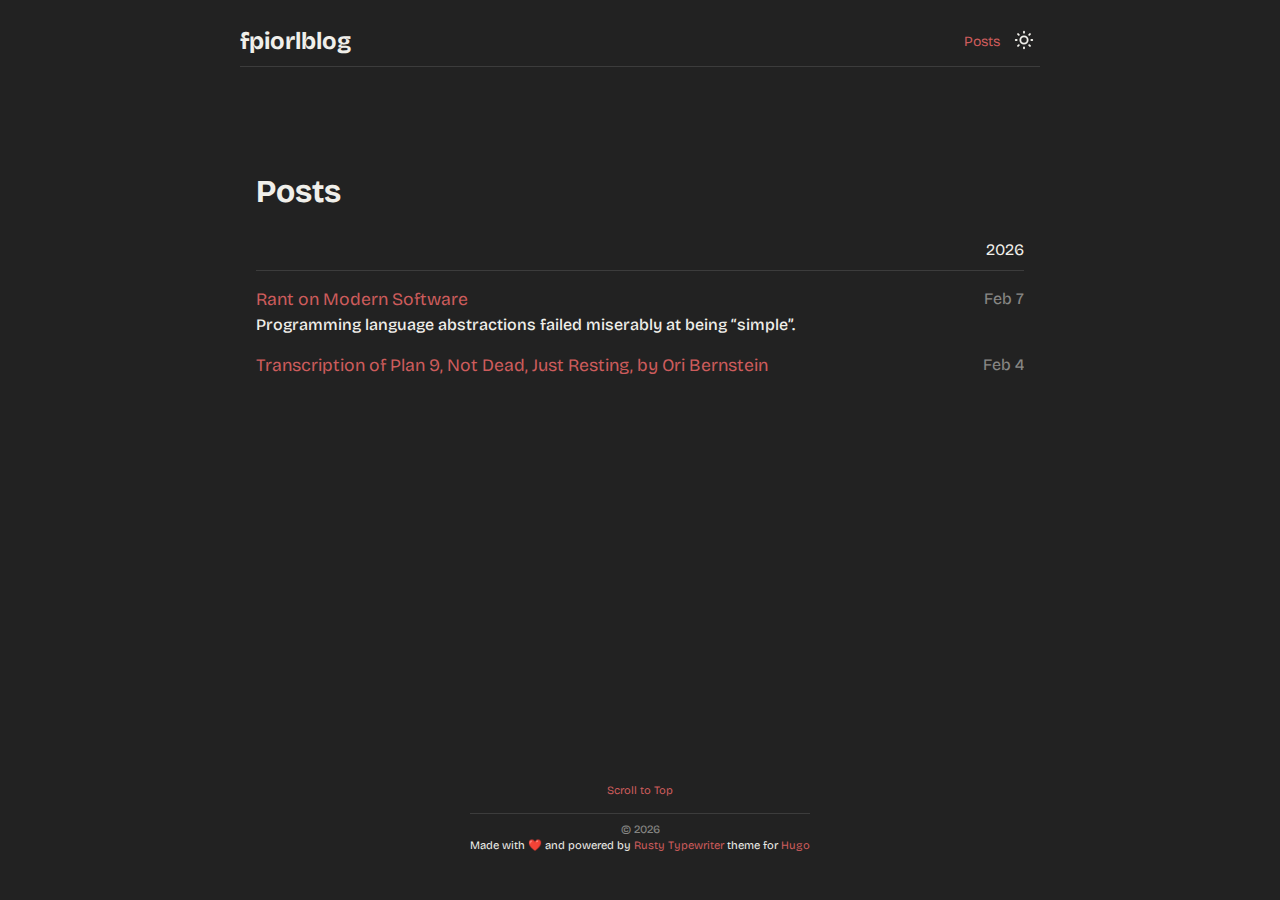
<file: posts/page/1/index.html>
<!DOCTYPE html>
<html lang="en-us">
  <head>
    <title>https://fpiorl.github.io/posts/</title>
    <link rel="canonical" href="https://fpiorl.github.io/posts/">
    <meta charset="utf-8">
    <meta http-equiv="refresh" content="0; url=https://fpiorl.github.io/posts/">
  </head>
</html>
</file>
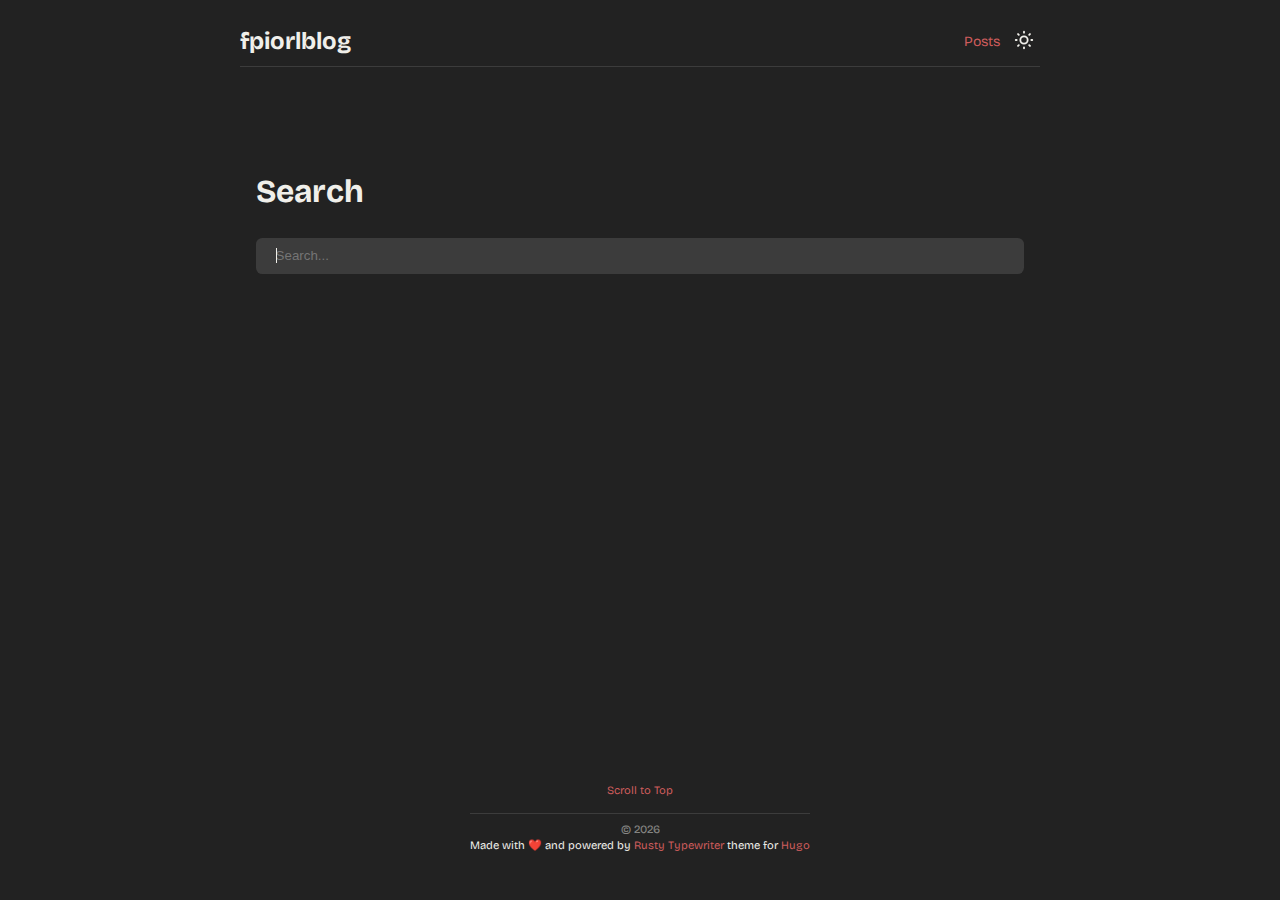
<file: search/page/1/index.html>
<!DOCTYPE html>
<html lang="en-us">
  <head>
    <title>https://fpiorl.github.io/search/</title>
    <link rel="canonical" href="https://fpiorl.github.io/search/">
    <meta charset="utf-8">
    <meta http-equiv="refresh" content="0; url=https://fpiorl.github.io/search/">
  </head>
</html>
</file>
<file: css/mermaid.min.7931145f59079e05cc4ce16bdd84bc1374bb48b6fdf0e658ff5b4dba561b63ae.css>
.mermaid{display:block;width:100%;overflow-x:auto;margin:1.25rem 0}.mermaid svg{display:block;max-width:100%;height:auto;margin:0 auto}.mermaid .node rect,.mermaid .node circle,.mermaid .node ellipse,.mermaid .node polygon,.mermaid .cluster rect{stroke-width:1.25px}.mermaid .edgePath path{stroke-width:1.25px}
</file>
<file: css/root.min.0e732b812b9751962e01a7c4798a1211cd5f8ac8abec7f99793fe306989e459f.css>
:root{--font-family-main:"Bricolage Grotesque", sans-serif;--font-weigth-main:500;--font-family-content:"Bricolage Grotesque", serif;--font-weight-content:500;--font-family-summary:"Bricolage Grotesque", serif;--font-weight-summary:500;--dim-color:#88888844;--quote-text-color:#888;--code-background-color:#333030;--code-text-color:#f0efea}:root[color-scheme^=light]{--body-text-color:#222;--body-background-color:#f0efea;--primary-color:#cd5c5c;--selection-color:#dda19b;--dim-opacity:65%}:root[color-scheme^=dark]{--body-text-color:#f0efea;--body-background-color:#222;--primary-color:#cd5c5c;--selection-color:#7d4141;--dim-opacity:50%}
</file>
<file: css/bundle.min.b18186833defff447f41ab504144af5b6a1ec8326075b47f4496af588f2f1f51.css>
.rtwt-transcript{white-space:pre-wrap;word-break:break-word;margin:1rem 0}.notransition{transition:none!important}.hidden{display:none}@media(max-width:1128px){.show-md{display:block!important}}.flex{display:flex}.grow{flex-grow:1}.centered-container{text-align:center;margin:3rem auto 5rem;width:fit-content}.dim{opacity:var(--dim-opacity)}.margin-sm{margin:.1rem}.text-sm{font-size:.8rem;font-weight:600}.nav-left{font-weight:700;font-size:1.5rem;line-height:50px;display:inline-block}.nav-right{float:right;display:flex;height:50px;align-items:center}.nav-item{line-height:35px;margin:0 .5rem;font-size:14px}.footer{width:fit-content;margin:0 auto;padding:.8rem 2rem 0;text-align:center;font-size:.7rem}.footer-copyright{margin:.8rem;padding-top:.5rem;border-top:1px var(--dim-color)solid}.footer-copyright-small{font-size:.8rem}.flat-list-item{padding:.5rem;border-top:1px var(--dim-color)solid}.flat-list-item>div,.list-group-heading{display:grid}@media(min-width:768px){.flat-list-item>div,.list-group-heading{grid-gap:1em;grid-template-columns:1fr auto}}.flat-list-item>div>a,.list-group-heading>a{overflow-wrap:anywhere}.flat-list-item>small{overflow:hidden;text-align:justify;display:-webkit-box;-webkit-line-clamp:2;-webkit-box-orient:vertical}.flat-list-item>small>p{font-family:var(--font-family-summary);font-weight:var(--font-weight-summary);margin:.25rem 0}.list-group-key{text-align:right;padding-bottom:.5rem;border-bottom:1px var(--dim-color)solid}.list-group-heading{margin-top:1rem}.list-group-heading>a{font-size:1.1rem}.list-group-summary{font-family:var(--font-family-summary);font-weight:var(--font-weight-summary);text-align:justify;overflow:hidden;display:-webkit-box;-webkit-line-clamp:3;-webkit-box-orient:vertical}.pagination{padding-left:0;width:fit-content;margin:2rem auto}.pagination>li{display:inline;margin:.2rem}.pagination>li:not(.disabled)>a{text-decoration:underline}.pagination>li.active>a{color:var(--body-text-color)}.single-header>h1{margin:.5rem 0 0}.search-bar{display:flex;background-color:var(--dim-color);border-radius:.4rem;padding:.6rem;margin:.6rem 0 0}.search-bar>input{flex-grow:1;margin:0 .5rem;color:var(--body-text-color);border:none;background-color:initial}.search-bar>input:focus{outline:none}.side-content{border-bottom:1px var(--dim-color)solid;font-size:.8rem}.side-content>p{font-family:var(--font-family-content);font-weight:var(--font-weight-content)}.side-content-image{max-width:100%;height:auto}.side-details{display:grid;border-bottom:1px var(--dim-color)solid;padding:1rem 0}.side-details-taxonomy{margin-top:.5rem;line-height:1rem}.taxonomy-list{display:flex;flex-wrap:wrap;list-style:none;padding-left:0}.details-taxonomy+.details-taxonomy:before{content:", "}.breadcrumbs{font-size:14px;padding:0;margin:0;list-style-type:none}.breadcrumbs>li{display:inline-block}.term-container{display:flex;flex-wrap:wrap;overflow:hidden}.tag{margin-top:.4rem;margin-right:.4rem;padding:0 .6rem;border:1px var(--dim-color)solid;border-radius:15px}.search-result{border-top:1px var(--dim-color)solid}html[color-scheme^=dark] .dark-icon,html[color-scheme^=light] .light-icon{display:none}html{--bgc-transition:background-color 100ms ease-in;scroll-behavior:smooth; ::-moz-selection, ::selection { background: var(--selection-color); }}body{margin:0!important;width:100%;background-color:var(--body-background-color);color:var(--body-text-color);font-family:var(--font-family-main);font-weight:var(--font-weight-main);line-height:1.5;margin:1rem;transition:var(--bgc-transition)}div#container{display:flex;flex-direction:column;min-height:calc(100vh - 2rem);max-width:fit-content;margin:0 auto;padding:1rem}div#main-pane{overflow:auto;display:flex;flex-direction:column;width:768px;margin:0 auto;padding:1rem}aside#side-pane{width:224px;height:fit-content;padding:1rem;overflow:hidden;border:var(--dim-color)1px solid;border-radius:5px;padding-top:5px}aside.side-sticky{position:sticky;top:1rem;bottom:3rem}header#main-header{margin-bottom:4rem;border-bottom:1px var(--dim-color)solid}div#nav-menu{display:flex}@media(max-width:1128px){aside#side-pane{display:none}}@media(min-width:768px){div#nav-dropdown-menu{display:none}}@media(max-width:768px){div#nav-menu{display:none}a#nav-dropdown-button{display:unset!important}}a#nav-dropdown-button{display:none}div#nav-dropdown-menu{position:relative;top:34px;left:-44px;width:fit-content;border-radius:5px;border:1px var(--dim-color)solid;padding:0 1rem;text-align:center;background-color:var(--body-background-color);transition:var(--bgc-transition);z-index:1000}main#main-content{flex-grow:1}main#main-content img{max-width:100%;border-radius:.5rem;margin:1rem 0}footer#main-footer{margin:5rem auto 0}section{font-family:var(--font-family-content);font-weight:var(--font-weight-content)}section a{text-decoration:underline}a{color:var(--primary-color);transition:color 80ms;text-decoration:none;text-underline-offset:4px}a:hover{color:color-mix(in lab,var(--primary-color) 60%,#fff 40%)}a>svg{color:var(--body-text-color);height:22px;width:22px;margin:5px 5px 0}blockquote{padding-left:25px;margin:auto 5px;border-left:6px var(--dim-color)solid}blockquote>p{color:var(--quote-text-color)}table{border:1px var(--dim-color)solid;border-collapse:collapse}th,td{border:1px var(--dim-color)solid;padding:.2rem .5rem}pre:has(code){display:grid;overflow-x:auto;padding:.8rem;border-radius:.3rem;color:var(--code-text-color);background-color:var(--code-background-color)!important}:not(pre)>code{padding:.3rem .3rem 0;border-radius:.3rem;color:var(--code-text-color);background-color:var(--code-background-color)!important}html{min-width:320px}h1,h2,h3,h4,h5,h6{overflow:hidden;text-overflow:ellipsis}ul{padding-left:1rem}li>ul{padding-left:.5rem}
</file>
